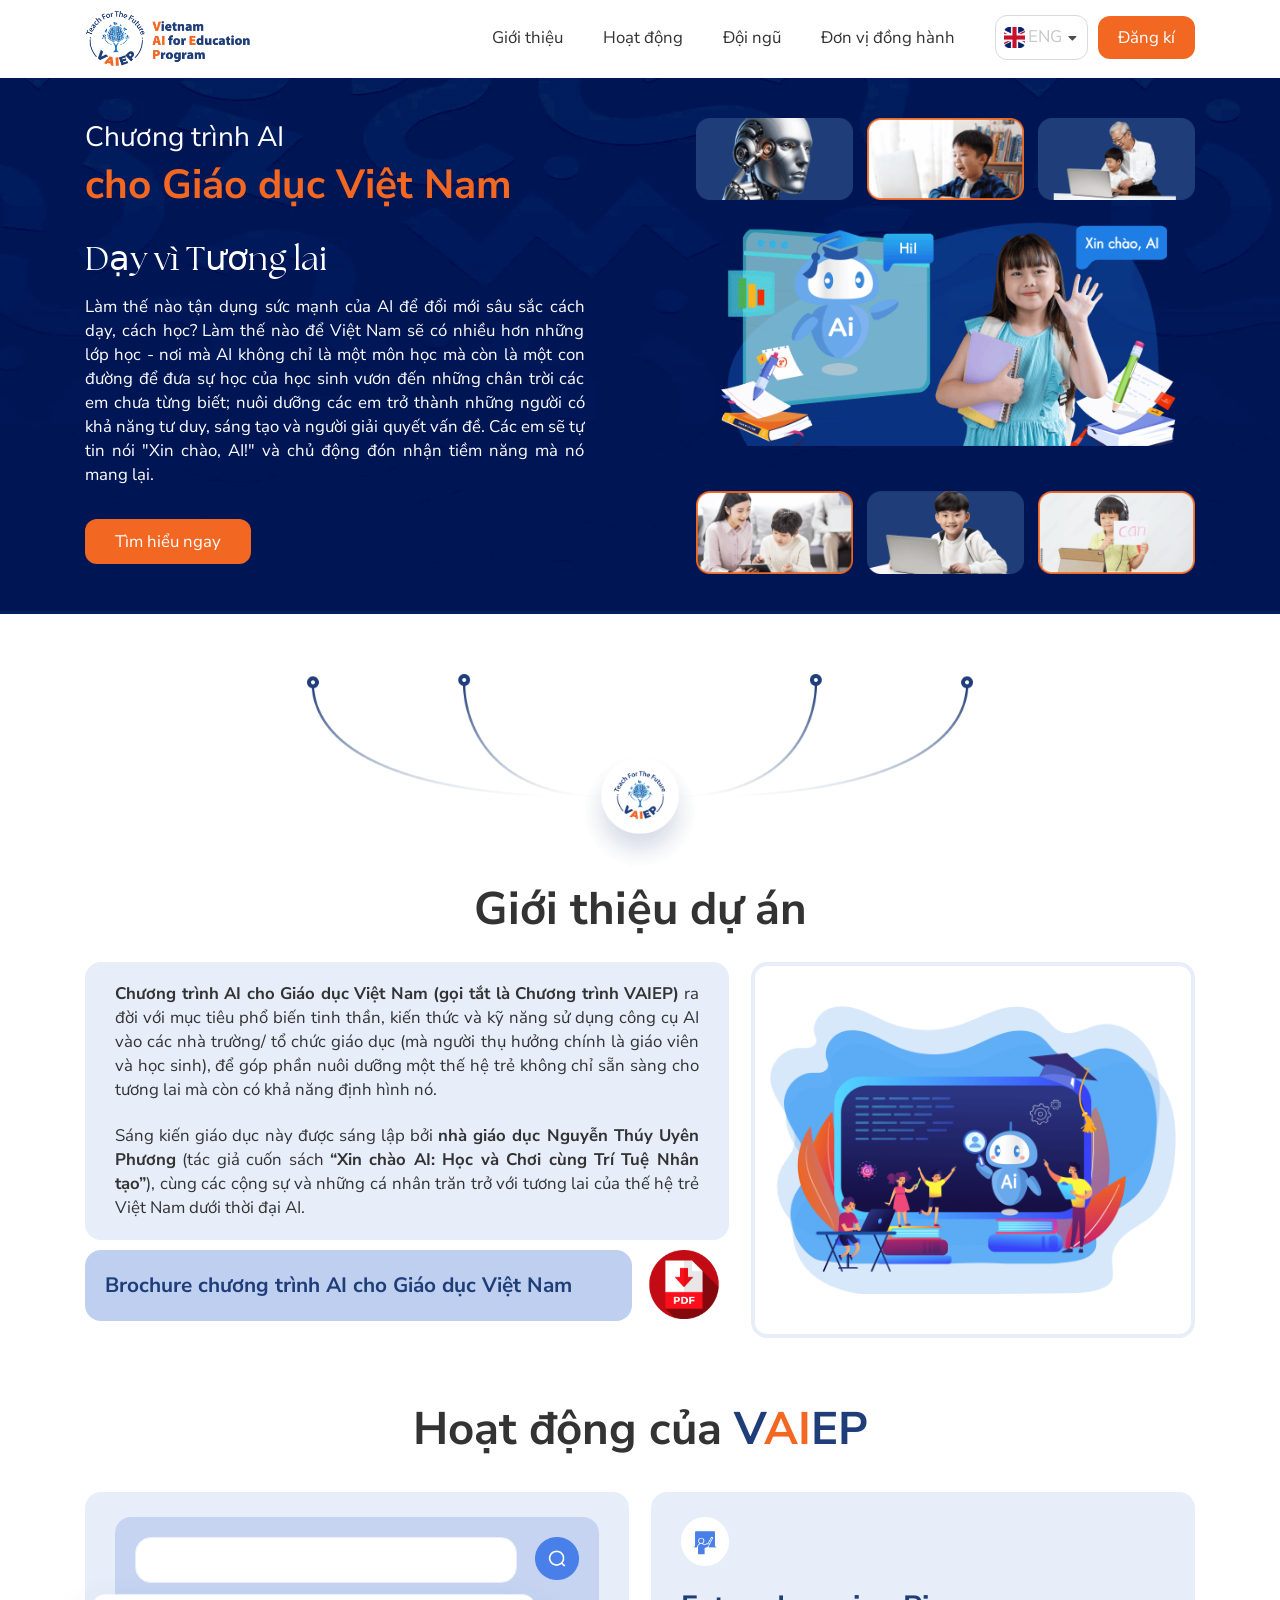
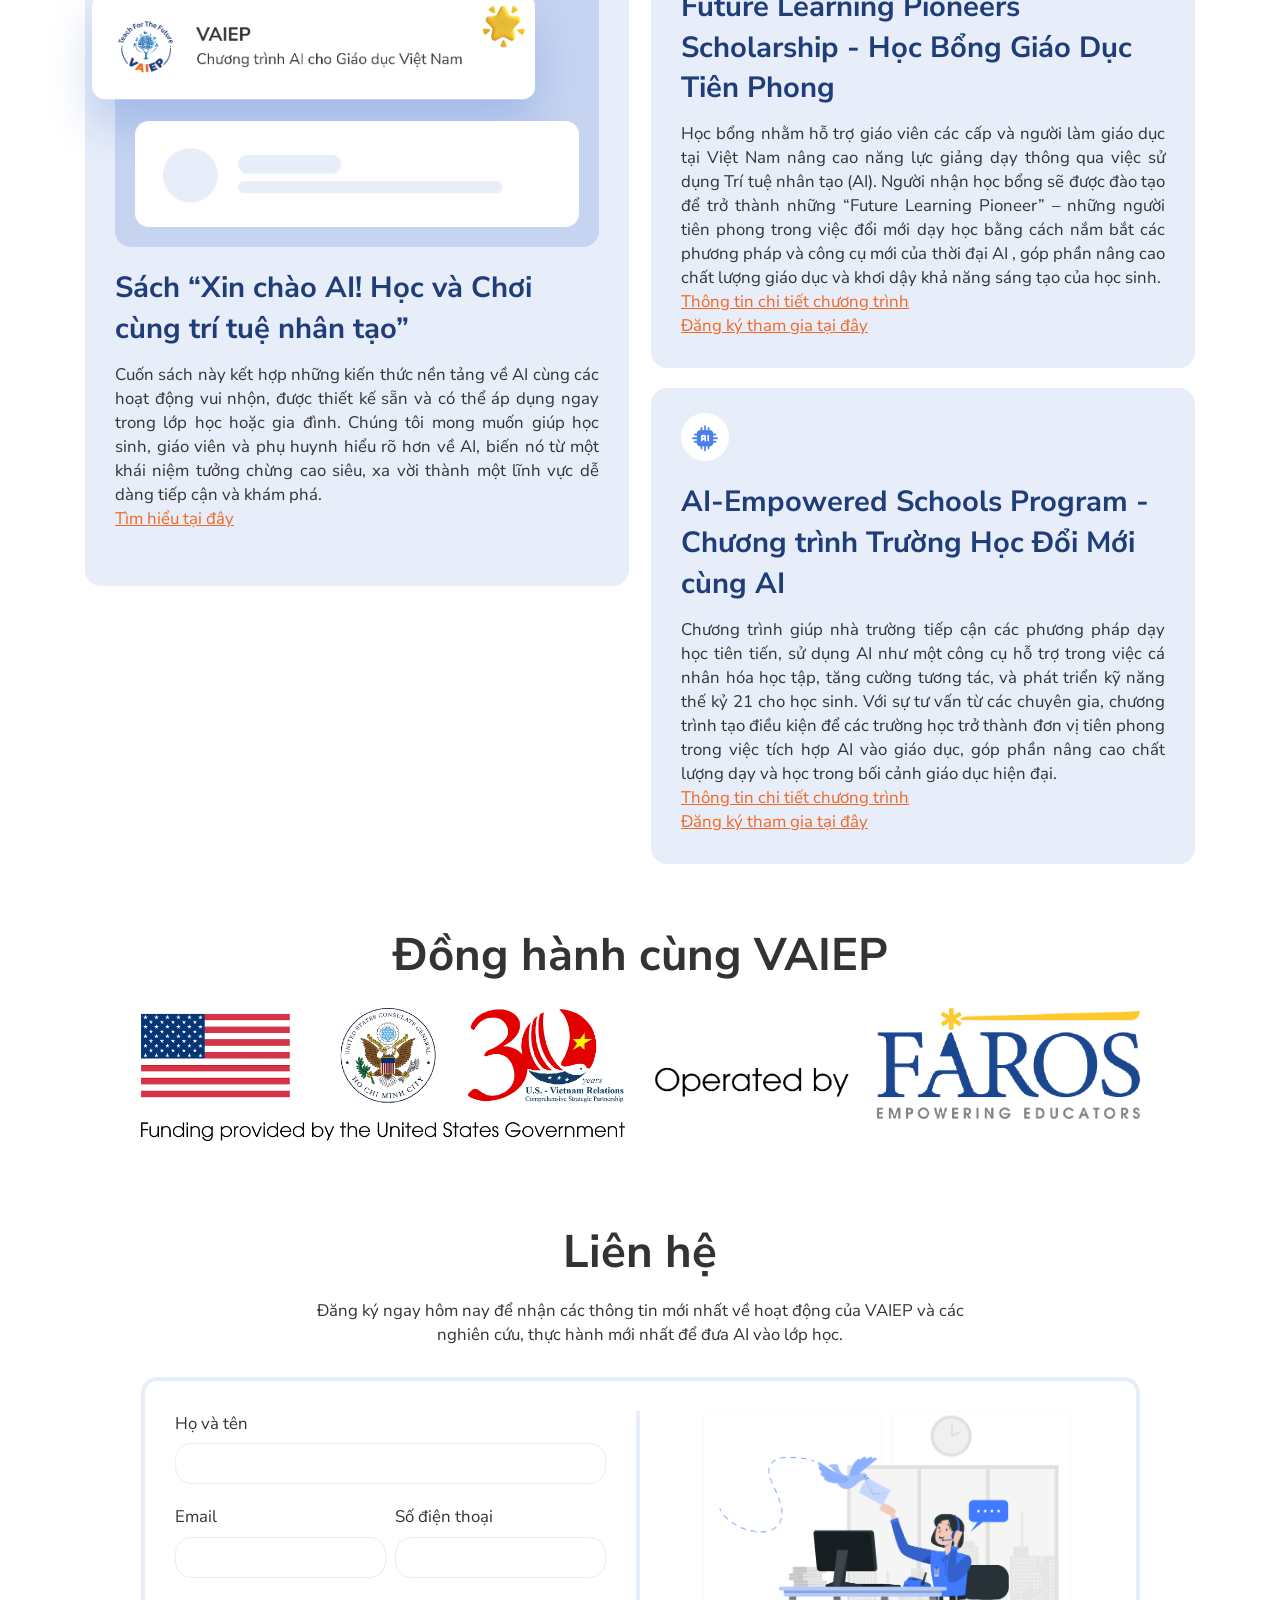
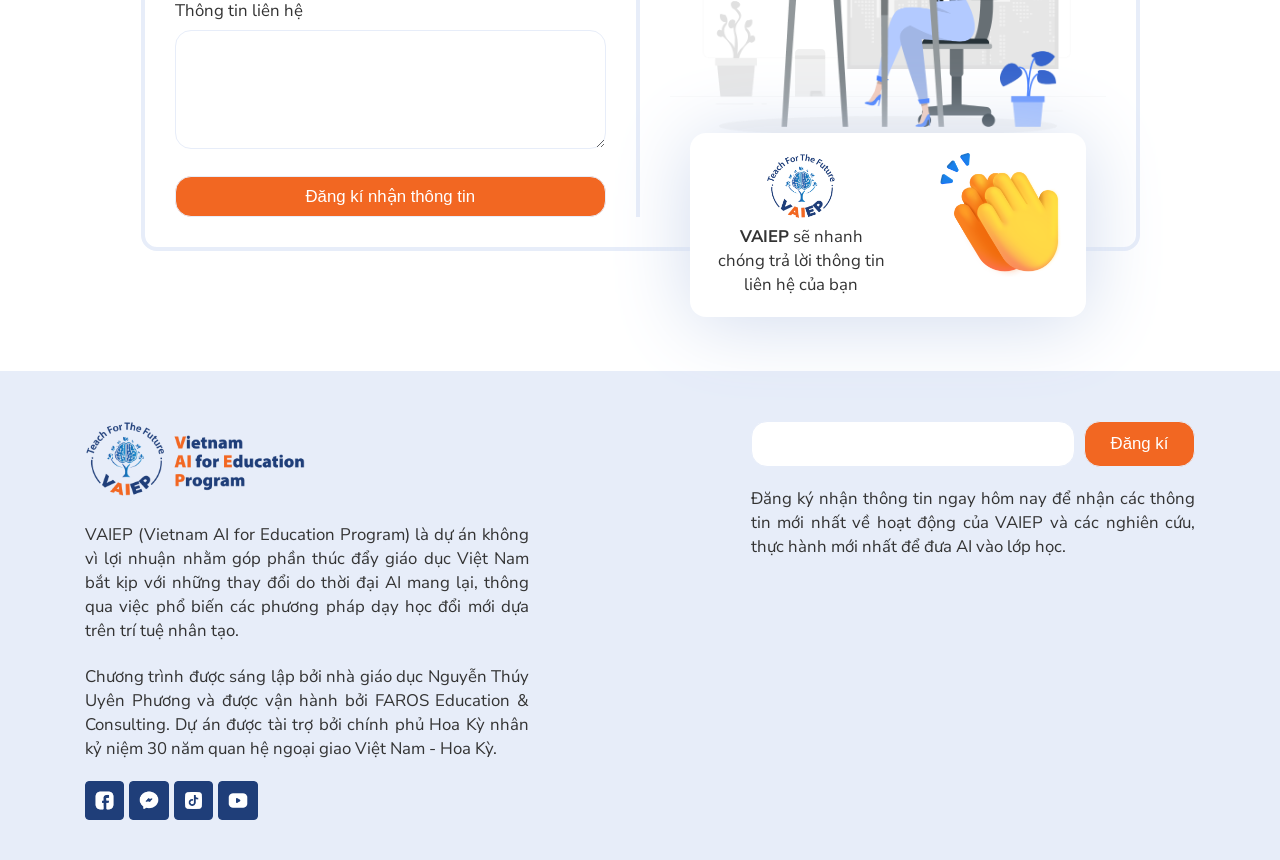
<file: index.html>
<!DOCTYPE html>
<html>
<head>
    <meta charset="utf-8">
    <meta name="viewport" content="width=device-width, initial-scale=1">
	<link rel="icon" type="image/x-icon" href="/images/favicon.ico">
    <title>Chương trình AI cho Giáo dục Việt Nam | VAIEP</title>
	<meta property="og:title" content="Chương trình AI cho Giáo dục Việt Nam | VAIEP" />
	<meta property="og:image" content="https://aiforedu.vn/images/vaiep-og-imaghe.png" />
	<meta property="og:description" content="VAIEP ra đời với mục tiêu phổ biến tinh thần, kiến thức và kỹ năng sử dụng công cụ AI vào các nhà trường/ tổ chức giáo dục, để góp phần nuôi dưỡng một thế hệ trẻ không chỉ sẵn sàng cho tương lai mà còn có khả năng định hình nó." />
    <link href="vendor/bootstrap/bootstrap.min.css" rel="stylesheet" type="text/css">
    <link rel="preconnect" href="https://fonts.googleapis.com">
    <link rel="preconnect" href="https://fonts.gstatic.com" crossorigin="">
    <link href="https://fonts.googleapis.com/css2?family=Nunito+Sans&amp;display=swap" rel="stylesheet">
    <link href="vendor/wow/animation.css" rel="stylesheet" type="text/css">
    <link href="vendor/owlcarousel/owl.carousel.min.css" rel="stylesheet" type="text/css">
    <link href="vendor/fancybox/jquery.fancybox.min.css" rel="stylesheet" type="text/css">
    <link href="vendor/semantic/semantic.min.css" rel="stylesheet">
    <link href="css/style.css?v=2" rel="stylesheet" media="screen">
</head>
<body>
    <header class="page-header">
        <div class="container">
            <div class="top-header clearfix">
            	<div class="toggle-menu">
                    <span></span>
                    <span></span>
                    <span></span>
                </div>
                <div class="logo"><a href="#"><img src="./images/logo.png" alt=""></a></div>
                
                <div class="main-menu">
                    <div class="md-button"><img src="./images/button-close.png" alt=""></div>
                    <ul>
                        <li><a href="#" class="scl-sc-1">Giới thiệu</a></li>
                        <li><a href="#" class="scl-sc-2">Hoạt động</a></li>
                        <li><a href="#" class="scl-sc-3">Đội ngũ</a></li>
                        <li><a href="#" class="scl-sc-4">Đơn vị đồng hành</a></li>
                        <li class="md-language md-desktop">
                        	<div class="ui selection dropdown">
                        	  <input type="hidden" name="language">
                        	  <i class="dropdown icon"></i>
                        	  <div class="default text"><img src="./images/ico-eng.png" alt="">ENG</div>
                        	  <div class="menu">
                        	    <div class="item" data-value="1"><a href="/eng"><img src="./images/ico-eng.png" alt="">ENG</a></div>
                        	    <div class="item" data-value="0"><a href="#"><img src="./images/ico-vie.png" alt="">VIE</a></div>
                        	  </div>
                        	</div>
                        </li>
                        <li class="md-li-submit"><a href="#" class="md-submit scl-sc-5">Đăng kí</a></li>
                    </ul>
                </div>
                <a href="#" class="md-submit md-mobile scl-sc-5">Đăng kí</a>
                <div class="ui selection dropdown md-language-mb">
                  <input type="hidden" name="language">
                  <i class="dropdown icon"></i>
                  <div class="default text"><img src="./images/ico-eng.png" alt=""></div>
                  <div class="menu">
                    <div class="item" data-value="1"><a href="/eng"><img src="./images/ico-eng.png" alt=""></a></div>
                    <div class="item" data-value="0"><a href="#"><img src="./images/ico-vie.png" alt=""></a></div>
                  </div>
                </div>
                
            </div>
        </div>
    </header>
    <div class="page-main">
    	<div class="banner clearfix">
    		<div class="container">
    			<div class="left-banner">
    				<h1>Chương trình AI <span>cho Giáo dục Việt Nam</span></h1>
    				<h2>Dạy vì Tương lai</h2>
    				<p>Làm thế nào tận dụng sức mạnh của AI để đổi mới sâu sắc cách dạy, cách học? Làm thế nào để Việt Nam sẽ có nhiều hơn những lớp học - nơi mà AI không chỉ là một môn học mà còn là một con đường để đưa sự học của học sinh vươn đến những chân trời các em chưa từng biết; nuôi dưỡng các em trở thành những người có khả năng tư duy, sáng tạo và người giải quyết vấn đề. Các em sẽ tự tin nói "Xin chào, AI!" và chủ động đón nhận tiềm năng mà nó mang lại.</p>
    				<a href="#" class="md-submit scl-sc-6">Tìm hiểu ngay</a>
    			</div>
    			<div class="right-banner">
    				<img src="./images/img-banner.png" alt="">
    			</div>
    		</div>
    	</div>
    	<div class="section-1">
    		<div class="container">
    			<div class="img-top">
    				<img src="./images/img-1.png" alt="">
    			</div>
    			<div class="md-title">
    				<h2>Giới thiệu dự án</h2>
    			</div>
    			<div class="md-content clearfix">
    				<div class="left-content clearfix">
    					<div class="top-content">
    						<p><strong>Chương trình AI cho Giáo dục Việt Nam (gọi tắt là Chương trình VAIEP)</strong> ra đời với mục tiêu phổ biến tinh thần, kiến thức và kỹ năng sử dụng công cụ AI vào các nhà trường/ tổ chức giáo dục (mà người thụ hưởng chính là giáo viên và học sinh), để góp phần nuôi dưỡng một thế hệ trẻ không chỉ sẵn sàng cho tương lai mà còn có khả năng định hình nó.</p>
    						<p>Sáng kiến giáo dục này được sáng lập bởi <strong>nhà giáo dục Nguyễn Thúy Uyên Phương</strong> (tác giả cuốn sách <strong>“Xin chào AI: Học và Chơi cùng Trí Tuệ Nhân tạo”</strong>), cùng các cộng sự và những cá nhân trăn trở với tương lai của thế hệ trẻ Việt Nam dưới thời đại AI.</p>
    					</div>
    					<div class="bot-content">
    						<div class="md-fl-left"><a href="https://drive.google.com/file/d/1DNRa3vWHpR0XDKBkQzaZ8Z6Ka2dVPlTT/view" target="_blank">Brochure chương trình AI cho Giáo dục Việt Nam</a></div>
    						<div class="md-fl-right"><a href="https://drive.google.com/file/d/1DNRa3vWHpR0XDKBkQzaZ8Z6Ka2dVPlTT/view" target="_blank"><img src="./images/ico-1.png" alt="" class="md-desktop"></a></div>
    					</div>
    				</div>
    				<div class="right-content">
    					<img src="./images/img-2.png" alt="">
    				</div>
    			</div>
    		</div>
    	</div>
    	<div class="section-2">
    		<div class="container">
    			<div class="md-title">
    				<h2>Hoạt động của <span  class="cl-bl">V<span class="cl-yl">AI</span>EP</span></h2>
    			</div>
    			<div class="md-content clearfix">
    				<div class="left-content">
    					<div class="md-top clearfix">
    						<form action="" class="clearfix">
    							<input type="search">
    							<input type="button">
    						</form>
    						<img src="./images/img-6.png" alt="" class="img-5">
    						<img src="./images/img-5.png" alt="" class="img-6">
    					</div>
    					<div class="md-bot">
    						<h3>Sách “Xin chào AI! Học và Chơi cùng trí tuệ nhân tạo”</h3>
    						<p>Cuốn sách này kết hợp những kiến thức nền tảng về AI cùng các hoạt động vui nhộn, được thiết kế sẵn và có thể áp dụng ngay trong lớp học hoặc gia đình. Chúng tôi mong muốn giúp học sinh, giáo viên và phụ huynh hiểu rõ hơn về AI, biến nó từ một khái niệm tưởng chừng cao siêu, xa vời thành một lĩnh vực dễ dàng tiếp cận và khám phá.<br> <a href="https://www.phuong.tv/aibook" target="_blank">Tìm hiểu tại đây</a> </p>
    						
    					</div>
    				</div>
    				<div class="right-content">
    					<div class="md-top md-top-1">
    						<img src="./images/ico-3.png" alt="">
    						<h3>Future Learning Pioneers Scholarship - Học Bổng Giáo Dục Tiên Phong</h3>
    						<p>Học bổng nhằm hỗ trợ giáo viên các cấp và người làm giáo dục tại Việt Nam nâng cao năng lực giảng dạy thông qua việc sử dụng Trí tuệ nhân tạo (AI). Người nhận học bổng sẽ được đào tạo để trở thành những “Future Learning Pioneer” – những người tiên phong trong việc đổi mới dạy học bằng cách nắm bắt các phương pháp và công cụ mới của thời đại AI , góp phần nâng cao chất lượng giáo dục và khơi dậy khả năng sáng tạo của học sinh.<br> <a href="https://aiforedu.vn/pdf/FUTURE_LEARNING_PIONEERS_2.pdf" target="_blank">Thông tin chi tiết chương trình</a><br> <a href="https://forms.office.com/r/3Ct5vRr9NY" target="_blank">Đăng ký tham gia tại đây</a></p>
    						
    					</div>
    					<div class="md-top">
    						<img src="./images/ico-4.png" alt="">
    						<h3>AI-Empowered Schools Program - Chương trình Trường Học Đổi Mới cùng AI</h3>
    						<p>Chương trình giúp nhà trường tiếp cận các phương pháp dạy học tiên tiến, sử dụng AI như một công cụ hỗ trợ trong việc cá nhân hóa học tập, tăng cường tương tác, và phát triển kỹ năng thế kỷ 21 cho học sinh. Với sự tư vấn từ các chuyên gia, chương trình tạo điều kiện để các trường học trở thành đơn vị tiên phong trong việc tích hợp AI vào giáo dục, góp phần nâng cao chất lượng dạy và học trong bối cảnh giáo dục hiện đại. <br><a href="https://drive.google.com/file/d/1T5VBFIQ7eCB2SiOos2P13g8-zRaOKokc/view" target="_blank">Thông tin chi tiết chương trình</a><br> <a href="https://forms.gle/Lzi28cvro8k8GojAA" target="_blank">Đăng ký tham gia tại đây</a></p>
    						
    					</div>
    				</div>
    			</div>
    		</div>
    	</div>
    	<div class="section-3">
    		<div class="container">
    			<div class="md-title">
    				<h2>Đồng hành cùng VAIEP</h2>
    			</div>
    			<div class="md-content">
    				<div class="row">
    					<div class="col-6">
    						<a href="#"><img src="./images/logo-1.png" alt=""></a>
    					</div>
    					<div class="col-6">
    						<a href="#"><img src="./images/logo-2.png" alt=""></a>
    					</div>
    					</div>
    				</div>
    			</div>
    		</div>
    	</div>
    	<div class="section-4">
    		<div class="container">
    			<div class="md-title">
    				<h2>Liên hệ</h2>
    				<p>Đăng ký ngay hôm nay để nhận các thông tin mới nhất về hoạt động của VAIEP và các nghiên cứu, thực hành mới nhất để đưa AI vào lớp học.</p>
    			</div>
    			<div class="md-content clearfix">
    				<div class="left-content">
    					<form id="ggcontact" action="">
    						<div class="md-col">
    							<label for="">Họ và tên</label>
    							<input name="name" type="text">
    							<!-- <p class="error">Vui lòng nhập họ & tên</p> -->
    						</div>
    						<div class="md-row clearfix">
    							<div class="md-col">
    								<label for="">Email</label>
    								<input name="email" type="email">
    								<!-- <p class="error">Vui lòng nhập email</p> -->
    							</div>
    							<div class="md-col md-col-1">
    								<label for="">Số điện thoại</label>
    								<input name="phone" type="phone">
    								<!-- <p class="error">Vui lòng nhập số điện thoại</p> -->
    							</div>
    						</div>
    						<div class="md-col">
    							<label for="">Thông tin liên hệ</label>
    							<textarea name="content" id="" cols="30" rows="5"></textarea>
    						</div>
							<input type="hidden" name="time" value="" class="current-date"/>
    						<input id="gg-submit" onclick="App.Dev.register();" type="button" value="Đăng kí nhận thông tin">
    					</form>
    					<div class="md-tk" id="md-tk">
    					    <p><img src="./images/done-icon.png" alt="">Cám ơn bạn đã đăng ký thông tin, chúng tôi sẽ liên hệ lại với bạn!</p>
    					</div>
    				</div>
    				<div class="right-content">
    					<img src="./images/img-3.png" alt="" class="img-form md-desktop">
    					<div class="md-bg-form clearfix">
    						<div class="left-md">
    							<img src="./images/logo-5.png" alt="">
    							<p><strong>VAIEP</strong> sẽ nhanh chóng trả lời thông tin liên hệ của bạn</p>
    						</div>
    						<div class="right-md">
    							<img src="./images/img-4.png" alt="">
    						</div>
    					</div>
    				</div>
    			</div>
    		</div>
    	</div>
    </div>
    <footer class="footer clearfix">
    	<div class="container">
    		<div class="left-footer">
    			<div class="logo-footer">
    				<a href="#"><img src="./images/logo.png" alt=""></a>
    			</div>
    			<div class="content-footer">
    				<p>VAIEP (Vietnam AI for Education Program) là dự án không vì lợi nhuận nhằm góp phần thúc đẩy giáo dục Việt Nam bắt kịp với những thay đổi do thời đại AI mang lại, thông qua việc phổ biến các phương pháp dạy học đổi mới dựa trên trí tuệ nhân tạo.</p>
                    <p>Chương trình được sáng lập bởi nhà giáo dục Nguyễn Thúy Uyên Phương và được vận hành bởi FAROS Education & Consulting. Dự án được tài trợ bởi chính phủ Hoa Kỳ nhân kỷ niệm 30 năm quan hệ ngoại giao Việt Nam - Hoa Kỳ.</p>
    			</div>
    			<div class="md-social">
    				<ul>
    					<li><a target="_blank" href="https://www.facebook.com/DuAnVAIEP"><img src="./images/ico-fb.png" alt=""></a></li>
    					<li><a target="_blank" href="https://m.me/DuAnVAIEP"><img src="./images/ico-mess.png" alt=""></a></li>
    					<li><a href="#"><img src="./images/ico-tt.png" alt=""></a></li>
    					<li><a href="#"><img src="./images/ico-ytb.png" alt=""></a></li>
    				</ul>
    			</div>
    		</div>
    		<div class="right-footer">
    			<form id="subscribe" action="" class="clearfix">
    				<div>
						<input name="email" type="email">
						<input type="hidden" name="time" value="" class="current-date"/>
						<input name="content" type="hidden" value="User Đăng ký email nhận tin" />
						<input type="button" id="sub-submit" onclick="App.Dev.subscribe()" value="Đăng kí">
					</div>
					<!-- <p class="error">Vui lòng nhập email</p> -->
    			</form>
    			<p>Đăng ký nhận thông tin ngay hôm nay để nhận các thông tin mới nhất về hoạt động của VAIEP và các nghiên cứu, thực hành mới nhất để đưa AI vào lớp học.</p>
    		</div>
    	</div>
    </footer>
</body>
<script src="vendor/jquery/jquery-2.1.0.min.js"></script>
<script src="vendor/jquery/jquery.validate.js"></script>
<script src="vendor/bootstrap/bootstrap.min.js"></script>
<script src="vendor/owlcarousel/owl.carousel.min.js"></script>
<script src="vendor/wow/wow.min.js" type="text/javascript"></script>
<script src="vendor/fancybox/jquery.fancybox.min.js" type="text/javascript" ></script>
<script src="vendor/semantic/semantic.js" type="text/javascript" ></script>
<script src="vendor/semantic/semantic.min.js" type="text/javascript" ></script>
<script src="scripts/main.js"></script>
<script src="scripts/dcommon.js"></script>
</html>
</file>
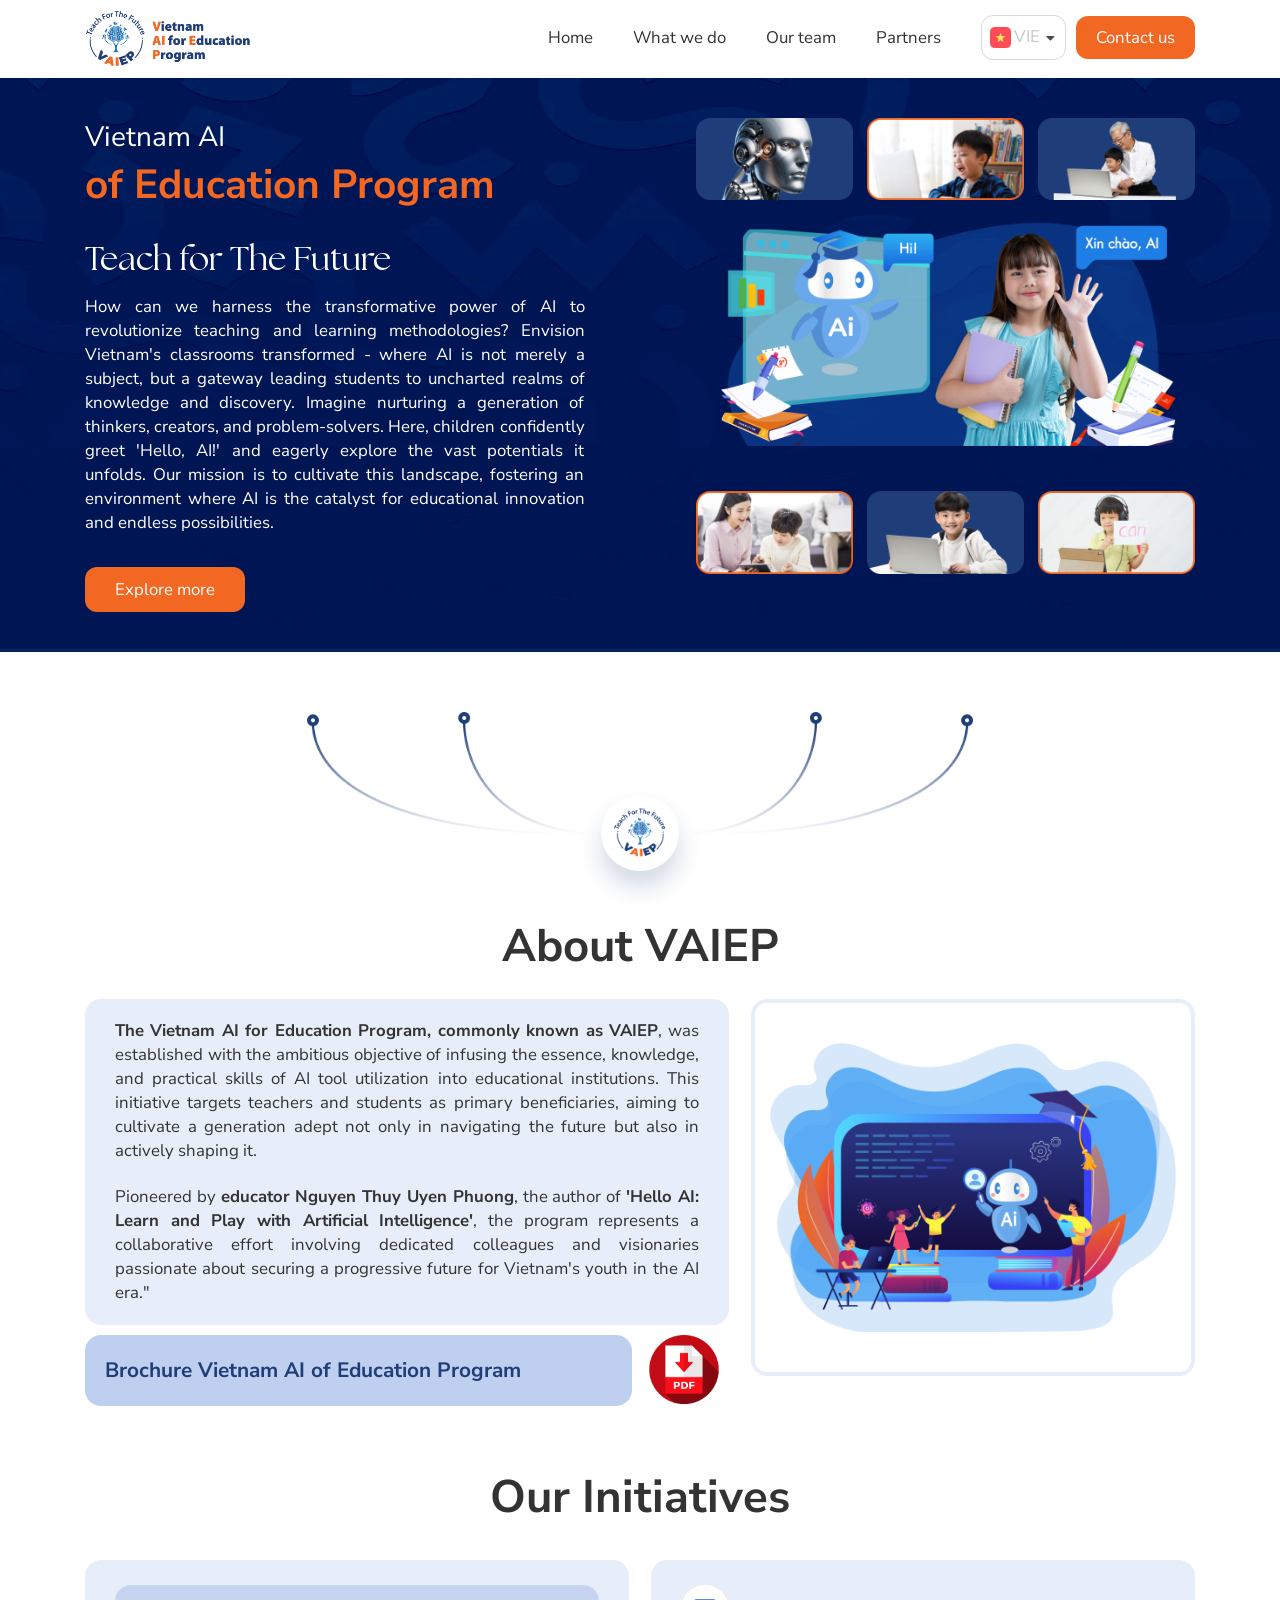
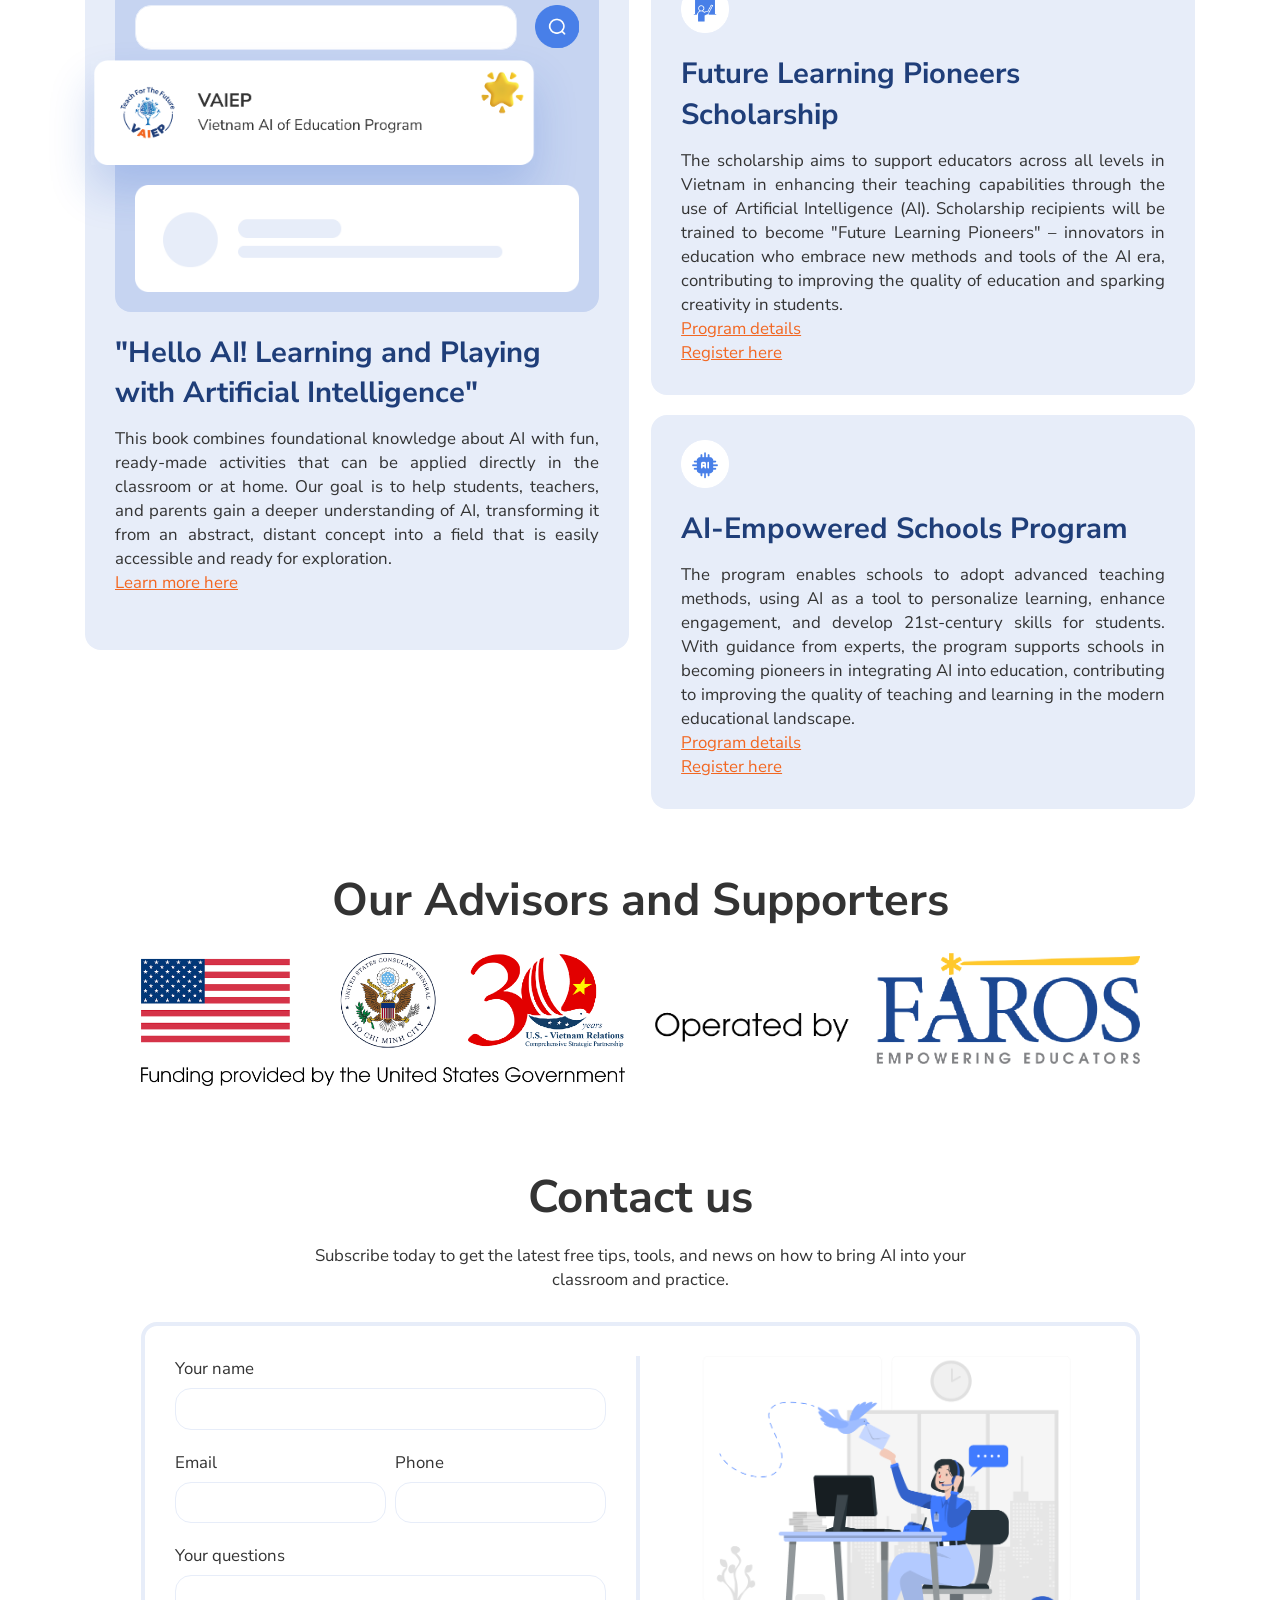
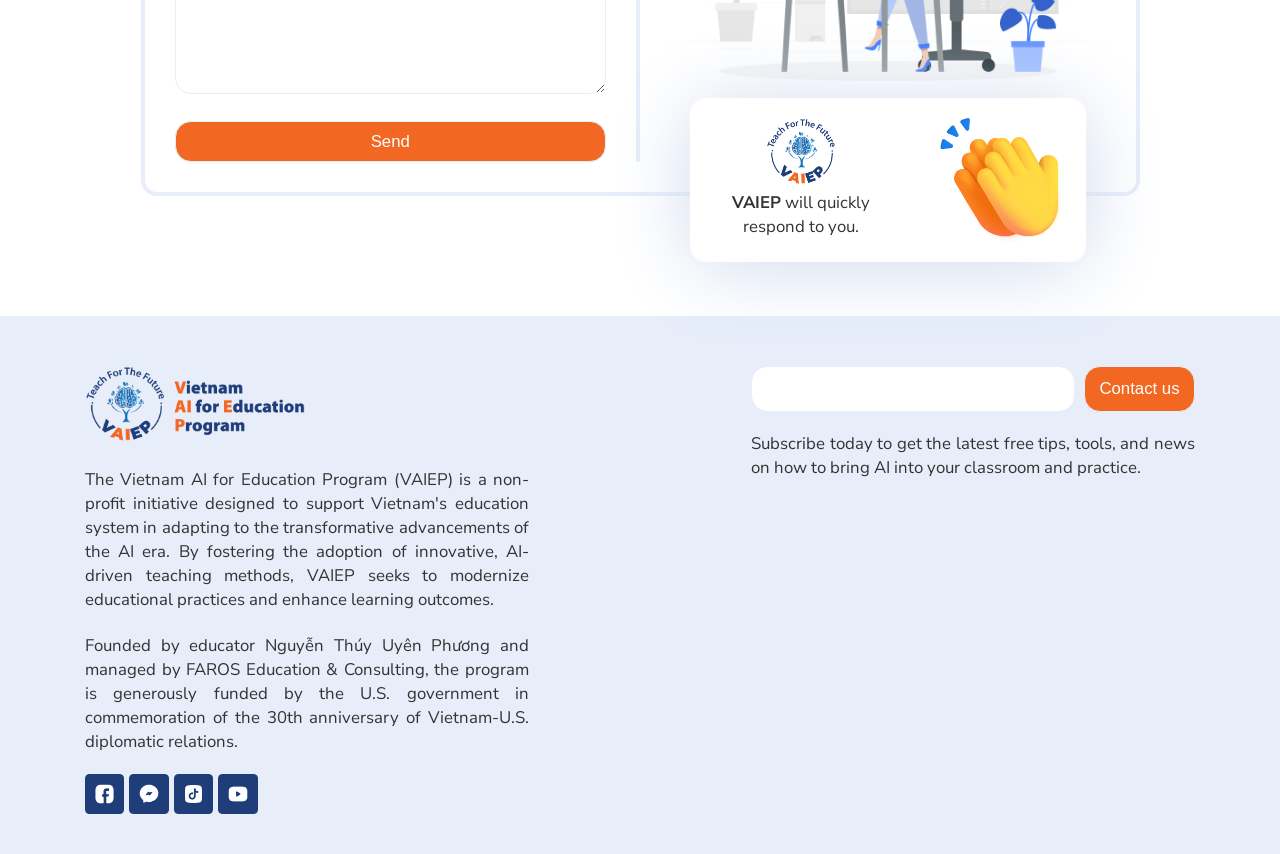
<file: eng/index.html>
<!DOCTYPE html>
<html>
<head>
    <meta charset="utf-8">
    <meta name="viewport" content="width=device-width, initial-scale=1">
	<link rel="icon" type="image/x-icon" href="/images/favicon.ico">
    <title>Vietnam AI for Education Program | VAIEP</title>
	<meta property="og:title" content="AI Program for Vietnam Education | VAIEP" />
	<meta property="og:image" content="https://aiforedu.vn/images/vaiep-og-imaghe.png" />
	<meta property="og:description" content="Born with the goal of disseminating the spirit, knowledge and skills of using AI tools into schools/education organizations (main beneficiaries are educators and students), contributing to nurturing a The young generation and get ready for their future." />
	<link href="vendor/bootstrap/bootstrap.min.css" rel="stylesheet" type="text/css">
    <link rel="preconnect" href="https://fonts.googleapis.com">
    <link rel="preconnect" href="https://fonts.gstatic.com" crossorigin="">
    <link href="https://fonts.googleapis.com/css2?family=Nunito+Sans&amp;display=swap" rel="stylesheet">
    <link href="vendor/wow/animation.css" rel="stylesheet" type="text/css">
    <link href="vendor/owlcarousel/owl.carousel.min.css" rel="stylesheet" type="text/css">
    <link href="vendor/fancybox/jquery.fancybox.min.css" rel="stylesheet" type="text/css">
    <link href="vendor/semantic/semantic.min.css" rel="stylesheet">
    <link href="css/style.css?v=2" rel="stylesheet" media="screen">
</head>
<body>
    <header class="page-header">
        <div class="container">
            <div class="top-header clearfix">
            	<div class="toggle-menu">
                    <span></span>
                    <span></span>
                    <span></span>
                </div>
                <div class="logo"><a href="#"><img src="./images/logo.png" alt=""></a></div>
                
                <div class="main-menu">
                    <div class="md-button"><img src="./images/button-close.png" alt=""></div>
                    <ul>
                        <li><a href="#" class="scl-sc-1">Home</a></li>
                        <li><a href="#" class="scl-sc-2">What we do</a></li>
                        <li><a href="#" class="scl-sc-3">Our team</a></li>
                        <li><a href="#" class="scl-sc-4">Partners</a></li>
                        <li class="md-language md-desktop">
                        	<div class="ui selection dropdown">
                        	  <input type="hidden" name="language">
                        	  <i class="dropdown icon"></i>
                        	  <div class="default text"><img src="./images/ico-vie.png" alt="">VIE</div>
                        	  <div class="menu">
                        	    <div class="item" data-value="1"><a href="#"><img src="./images/ico-eng.png" alt="">ENG</a></div>
                                <div class="item" data-value="0"><a href="/"><img src="./images/ico-vie.png" alt="">VIE</a></div>
                        	  </div>
                        	</div>
                        </li>
                        <li class="md-li-submit"><a href="#" class="md-submit scl-sc-5">Contact us</a></li>
                    </ul>
                </div>
                <a href="#" class="md-submit md-mobile scl-sc-5">Contact us</a>
                <div class="ui selection dropdown md-language-mb">
                  <input type="hidden" name="language">
                  <i class="dropdown icon"></i>
                  <div class="default text"><img src="./images/ico-eng.png" alt=""></div>
                  <div class="menu">
                    <div class="item" data-value="1"><a href="#"><img src="./images/ico-eng.png" alt=""></a></div>
                    <div class="item" data-value="0"><a href="/"><img src="./images/ico-vie.png" alt=""></a></div>
                  </div>
                </div>
                
            </div>
        </div>
    </header>
    <div class="page-main">
    	<div class="banner clearfix">
    		<div class="container">
    			<div class="left-banner">
    				<h1>Vietnam AI <span>of Education Program</span></h1>
    				<h2>Teach for The Future</h2>
    				<p>How can we harness the transformative power of AI to revolutionize teaching and learning methodologies? Envision Vietnam's classrooms transformed - where AI is not merely a subject, but a gateway leading students to uncharted realms of knowledge and discovery. Imagine nurturing a generation of thinkers, creators, and problem-solvers. Here, children confidently greet 'Hello, AI!' and eagerly explore the vast potentials it unfolds. Our mission is to cultivate this landscape, fostering an environment where AI is the catalyst for educational innovation and endless possibilities.</p>
    				<a href="#" class="md-submit scl-sc-6">Explore more</a>
    			</div>
    			<div class="right-banner">
    				<img src="./images/img-banner.png" alt="">
    			</div>
    		</div>
    	</div>
    	<div class="section-1">
    		<div class="container">
    			<div class="img-top">
    				<img src="./images/img-1.png" alt="">
    			</div>
    			<div class="md-title">
    				<h2>About VAIEP</h2>
    			</div>
    			<div class="md-content clearfix">
    				<div class="left-content clearfix">
    					<div class="top-content">
    						<p><strong>The Vietnam AI for Education Program, commonly known as VAIEP</strong>, was established with the ambitious objective of infusing the essence, knowledge, and practical skills of AI tool utilization into educational institutions. This initiative targets teachers and students as primary beneficiaries, aiming to cultivate a generation adept not only in navigating the future but also in actively shaping it.</p>
    						<p>Pioneered by <strong>educator Nguyen Thuy Uyen Phuong</strong>, the author of <strong>'Hello AI: Learn and Play with Artificial Intelligence'</strong>, the program represents a collaborative effort involving dedicated colleagues and visionaries passionate about securing a progressive future for Vietnam's youth in the AI era."</p>
    					</div>
    					<div class="bot-content">
    						<div class="md-fl-left"><a href="https://drive.google.com/file/d/1DNRa3vWHpR0XDKBkQzaZ8Z6Ka2dVPlTT/view" target="_blank">Brochure Vietnam AI of Education Program</a></div>
    						<div class="md-fl-right"><a href="https://drive.google.com/file/d/1DNRa3vWHpR0XDKBkQzaZ8Z6Ka2dVPlTT/view" target="_blank"><img src="./images/ico-1.png" alt="" class="md-desktop"></a></div>
    					</div>
    				</div>
    				<div class="right-content">
    					<img src="./images/img-2.png" alt="">
    				</div>
    			</div>
    		</div>
    	</div>
    	<div class="section-2">
    		<div class="container">
    			<div class="md-title">
    				<h2>Our Initiatives</span></h2>
    			</div>
    			<div class="md-content clearfix">
    				<div class="left-content">
    					<div class="md-top clearfix">
    						<form action="" class="clearfix">
    							<input type="search">
    							<input type="button">
    						</form>
    						<img src="./images/img-6.png" alt="" class="img-5">
    						<img src="./images/img-5.png" alt="" class="img-6">
    					</div>
    					<div class="md-bot">
    						<h3>"Hello AI! Learning and Playing with Artificial Intelligence"</h3>
    						<p>This book combines foundational knowledge about AI with fun, ready-made activities that can be applied directly in the classroom or at home. Our goal is to help students, teachers, and parents gain a deeper understanding of AI, transforming it from an abstract, distant concept into a field that is easily accessible and ready for exploration.<br> <a href="https://www.phuong.tv/aibook" target="_blank">Learn more here</a></p>
    						
    					</div>
    				</div>
    				<div class="right-content">
    					<div class="md-top md-top-1">
    						<img src="./images/ico-3.png" alt="">
    						<h3>Future Learning Pioneers Scholarship</h3>
    						<p>The scholarship aims to support educators across all levels in Vietnam in enhancing their teaching capabilities through the use of Artificial Intelligence (AI). Scholarship recipients will be trained to become "Future Learning Pioneers" – innovators in education who embrace new methods and tools of the AI era, contributing to improving the quality of education and sparking creativity in students.<br>  <a href="https://aiforedu.vn/pdf/FUTURE_LEARNING_PIONEERS_2.pdf" target="_blank">Program details</a><br> <a href="https://forms.office.com/r/3Ct5vRr9NY" target="_blank">Register here</a></p>
    						
    					</div>
    					<div class="md-top">
    						<img src="./images/ico-4.png" alt="">
    						<h3>AI-Empowered Schools Program</h3>
    						<p>The program enables schools to adopt advanced teaching methods, using AI as a tool to personalize learning, enhance engagement, and develop 21st-century skills for students. With guidance from experts, the program supports schools in becoming pioneers in integrating AI into education, contributing to improving the quality of teaching and learning in the modern educational landscape.<br> <a href="https://drive.google.com/file/d/1Lpo8qOOkYnoZ496irVdoc-R_Y5e93aoq/view?usp=sharing" target="_blank">Program details</a><br> <a href="https://forms.gle/RqJ7X8ug7GK35hD89" target="_blank">Register here</a></p>
    						
    					</div>
    				</div>
    			</div>
    		</div>
    	</div>
    	<div class="section-3">
    		<div class="container">
    			<div class="md-title">
    				<h2>Our Advisors and Supporters</h2>
    			</div>
    			<div class="md-content">
    				<div class="row">
    					<div class="col-6">
    						<a href="#"><img src="./images/logo-1.png" alt=""></a>
    					</div>
    					<div class="col-6">
    						<a href="#"><img src="./images/logo-2.png" alt=""></a>
    					</div>
    				</div>
    			</div>
    		</div>
    	</div>
    	<div class="section-4">
    		<div class="container">
    			<div class="md-title">
    				<h2>Contact us</h2>
    				<p>Subscribe today to get the latest free tips, tools, and news on how to bring AI into your classroom and practice.</p>
    			</div>
    			<div class="md-content clearfix">
    				<div class="left-content">
    					<form id="ggcontact" action="">
    						<div class="md-col">
    							<label for="">Your name</label>
    							<input name="name" type="text">
    							<!-- <p class="error">Please fill your name</p> -->
    						</div>
    						<div class="md-row clearfix">
    							<div class="md-col">
    								<label for="">Email</label>
    								<input name="email" type="email">
    								<!-- <p class="error">Please fill email</p> -->
    							</div>
    							<div class="md-col md-col-1">
    								<label for="">Phone</label>
    								<input name="phone" type="phone">
    								<!-- <p class="error">Please fill phone</p> -->
    							</div>
    						</div>
    						<div class="md-col">
    							<label for="">Your questions</label>
    							<textarea name="content" id="" cols="30" rows="5"></textarea>
    						</div>
							<input type="hidden" name="time" value="" class="current-date"/>
    						<input type="button" id="gg-submit" onclick="App.Dev.register();" value="Send">
    					</form>
    					<div class="md-tk" id="md-tk">
    					    <p><img src="./images/done-icon.png" alt="">Thank for your contact, we'll respond to you as soon as we can</p>
    					</div>
    				</div>
    				<div class="right-content">
    					<img src="./images/img-3.png" alt="" class="img-form md-desktop">
    					<div class="md-bg-form clearfix">
    						<div class="left-md">
    							<img src="./images/logo-5.png" alt="">
    							<p><strong>VAIEP</strong> will quickly respond to you.</p>
    						</div>
    						<div class="right-md">
    							<img src="./images/img-4.png" alt="">
    						</div>
    					</div>
    				</div>
    			</div>
    		</div>
    	</div>
    </div>
    <footer class="footer clearfix">
    	<div class="container">
    		<div class="left-footer">
    			<div class="logo-footer">
    				<a href="#"><img src="./images/logo.png" alt=""></a>
    			</div>
    			<div class="content-footer">
    				<p>The Vietnam AI for Education Program (VAIEP) is a non-profit initiative designed to support Vietnam's education system in adapting to the transformative advancements of the AI era. By fostering the adoption of innovative, AI-driven teaching methods, VAIEP seeks to modernize educational practices and enhance learning outcomes.</p>
                    <p>Founded by educator Nguyễn Thúy Uyên Phương and managed by FAROS Education & Consulting, the program is generously funded by the U.S. government in commemoration of the 30th anniversary of Vietnam-U.S. diplomatic relations.</p>
    			</div>
    			<div class="md-social">
    				<ul>
    					<li><a target="_blank" href="https://www.facebook.com/DuAnVAIEP"><img src="./images/ico-fb.png" alt=""></a></li>
    					<li><a target="_blank" href="https://m.me/DuAnVAIEP"><img src="./images/ico-mess.png" alt=""></a></li>
    					<li><a href="#"><img src="./images/ico-tt.png" alt=""></a></li>
    					<li><a href="#"><img src="./images/ico-ytb.png" alt=""></a></li>
    				</ul>
    			</div>
    		</div>
    		<div class="right-footer">
    			<form id="subscribe" action="" class="clearfix">
    				<div>
						<input name="email" type="email">
						<input type="hidden" name="time" value="" class="current-date"/>
						<input name="content" type="hidden" value="User Đăng ký email nhận tin" />
						<input type="button" id="sub-submit" onclick="App.Dev.subscribe()" id="" value="Contact us">
					</div>
    			</form>
    			<p>Subscribe today to get the latest free tips, tools, and news on how to bring AI into your classroom and practice.</p>
    		</div>
    	</div>
    </footer>
</body>
<script src="vendor/jquery/jquery-2.1.0.min.js"></script>
<script src="vendor/jquery/jquery.validate.js"></script>
<script src="vendor/bootstrap/bootstrap.min.js"></script>
<script src="vendor/owlcarousel/owl.carousel.min.js"></script>
<script src="vendor/wow/wow.min.js" type="text/javascript"></script>
<script src="vendor/fancybox/jquery.fancybox.min.js" type="text/javascript" ></script>
<script src="vendor/semantic/semantic.js" type="text/javascript" ></script>
<script src="vendor/semantic/semantic.min.js" type="text/javascript" ></script>
<script src="scripts/main.js"></script>
<script src="scripts/dcommon.js"></script>
</html>
</file>
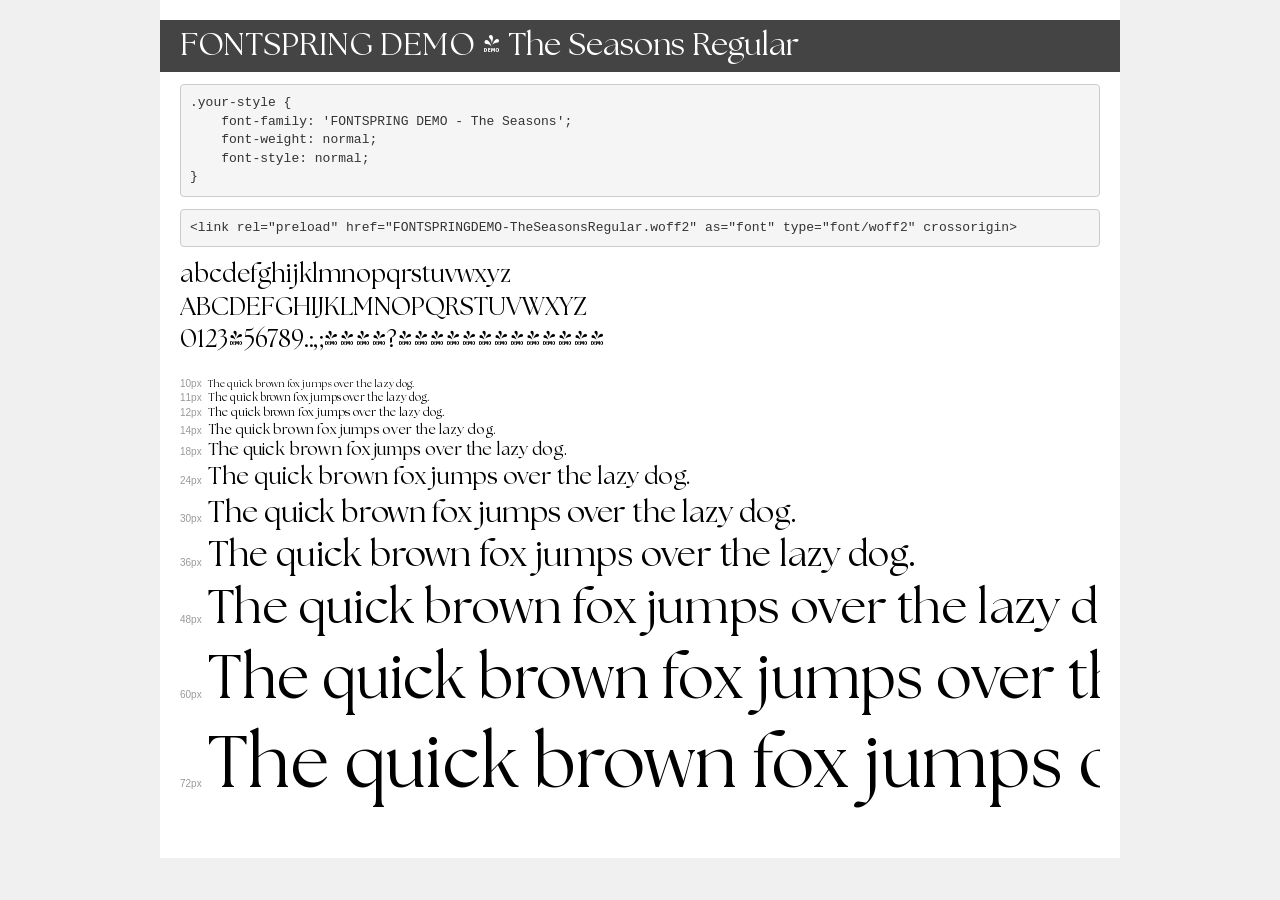
<file: fonts/FONTSPRINGDEMO-TheSeasonsRegular/demo.html>
<!DOCTYPE html>
<html lang="en">
<head>
    <meta charset="utf-8">
    <meta http-equiv="X-UA-Compatible" content="IE=edge">
    <meta name="viewport" content="width=device-width, initial-scale=1">
    <meta name="robots" content="noindex, noarchive">
    <meta name="format-detection" content="telephone=no">
    <title>Transfonter demo</title>
    <link href="stylesheet.css" rel="stylesheet">
    <style>
        /*
        http://meyerweb.com/eric/tools/css/reset/
        v2.0 | 20110126
        License: none (public domain)
        */
        html, body, div, span, applet, object, iframe,
        h1, h2, h3, h4, h5, h6, p, blockquote, pre,
        a, abbr, acronym, address, big, cite, code,
        del, dfn, em, img, ins, kbd, q, s, samp,
        small, strike, strong, sub, sup, tt, var,
        b, u, i, center,
        dl, dt, dd, ol, ul, li,
        fieldset, form, label, legend,
        table, caption, tbody, tfoot, thead, tr, th, td,
        article, aside, canvas, details, embed,
        figure, figcaption, footer, header, hgroup,
        menu, nav, output, ruby, section, summary,
        time, mark, audio, video {
            margin: 0;
            padding: 0;
            border: 0;
            font-size: 100%;
            font: inherit;
            vertical-align: baseline;
        }
        /* HTML5 display-role reset for older browsers */
        article, aside, details, figcaption, figure,
        footer, header, hgroup, menu, nav, section {
            display: block;
        }
        body {
            line-height: 1;
        }
        ol, ul {
            list-style: none;
        }
        blockquote, q {
            quotes: none;
        }
        blockquote:before, blockquote:after,
        q:before, q:after {
            content: '';
            content: none;
        }
        table {
            border-collapse: collapse;
            border-spacing: 0;
        }
        /* demo styles */
        body {
            background: #f0f0f0;
            color: #000;
        }
        .page {
            background: #fff;
            width: 920px;
            margin: 0 auto;
            padding: 20px 20px 0 20px;
            overflow: hidden;
        }
        .font-container {
            overflow-x: auto;
            overflow-y: hidden;
            margin-bottom: 40px;
            line-height: 1.3;
            white-space: nowrap;
            padding-bottom: 5px;
        }
        h1 {
            position: relative;
            background: #444;
            font-size: 32px;
            color: #fff;
            padding: 10px 20px;
            margin: 0 -20px 12px -20px;
        }
        .letters {
            font-size: 25px;
            margin-bottom: 20px;
        }
        .s10:before {
            content: '10px';
        }
        .s11:before {
            content: '11px';
        }
        .s12:before {
            content: '12px';
        }
        .s14:before {
            content: '14px';
        }
        .s18:before {
            content: '18px';
        }
        .s24:before {
            content: '24px';
        }
        .s30:before {
            content: '30px';
        }
        .s36:before {
            content: '36px';
        }
        .s48:before {
            content: '48px';
        }
        .s60:before {
            content: '60px';
        }
        .s72:before {
            content: '72px';
        }
        .s10:before, .s11:before, .s12:before, .s14:before,
        .s18:before, .s24:before, .s30:before, .s36:before,
        .s48:before, .s60:before, .s72:before {
            font-family: Arial, sans-serif;
            font-size: 10px;
            font-weight: normal;
            font-style: normal;
            color: #999;
            padding-right: 6px;
        }
        pre {
            display: block;
            padding: 9px;
            margin: 0 0 12px;
            font-family: Monaco, Menlo, Consolas, "Courier New", monospace;
            font-size: 13px;
            line-height: 1.428571429;
            color: #333;
            font-weight: normal;
            font-style: normal;
            background-color: #f5f5f5;
            border: 1px solid #ccc;
            overflow-x: auto;
            border-radius: 4px;
        }
        /* responsive */
        @media (max-width: 959px) {
            .page {
                width: auto;
                margin: 0;
            }
        }
    </style>
</head>
<body>
<div class="page">
    <div class="demo">
        <h1 style="font-family: 'FONTSPRING DEMO - The Seasons'; font-weight: normal; font-style: normal;">FONTSPRING DEMO - The Seasons Regular</h1>
        <pre title="Usage">.your-style {
    font-family: 'FONTSPRING DEMO - The Seasons';
    font-weight: normal;
    font-style: normal;
}</pre>
        <pre title="Preload (optional)">
&lt;link rel=&quot;preload&quot; href=&quot;FONTSPRINGDEMO-TheSeasonsRegular.woff2&quot; as=&quot;font&quot; type=&quot;font/woff2&quot; crossorigin&gt;</pre>
        <div class="font-container" style="font-family: 'FONTSPRING DEMO - The Seasons'; font-weight: normal; font-style: normal;">
            <p class="letters">
                abcdefghijklmnopqrstuvwxyz<br>
ABCDEFGHIJKLMNOPQRSTUVWXYZ<br>
                0123456789.:,;()*!?'@#&lt;&gt;$%&^+-=~
            </p>
            <p class="s10" style="font-size: 10px;">The quick brown fox jumps over the lazy dog.</p>
            <p class="s11" style="font-size: 11px;">The quick brown fox jumps over the lazy dog.</p>
            <p class="s12" style="font-size: 12px;">The quick brown fox jumps over the lazy dog.</p>
            <p class="s14" style="font-size: 14px;">The quick brown fox jumps over the lazy dog.</p>
            <p class="s18" style="font-size: 18px;">The quick brown fox jumps over the lazy dog.</p>
            <p class="s24" style="font-size: 24px;">The quick brown fox jumps over the lazy dog.</p>
            <p class="s30" style="font-size: 30px;">The quick brown fox jumps over the lazy dog.</p>
            <p class="s36" style="font-size: 36px;">The quick brown fox jumps over the lazy dog.</p>
            <p class="s48" style="font-size: 48px;">The quick brown fox jumps over the lazy dog.</p>
            <p class="s60" style="font-size: 60px;">The quick brown fox jumps over the lazy dog.</p>
            <p class="s72" style="font-size: 72px;">The quick brown fox jumps over the lazy dog.</p>
        </div>
    </div>

</div>
</body>
</html>
</file>
<file: vendor/wow/animation.css>
@charset "UTF-8";

/*!
 * animate.css -https://daneden.github.io/animate.css/
 * Version - 3.7.2
 * Licensed under the MIT license - http://opensource.org/licenses/MIT
 *
 * Copyright (c) 2019 Daniel Eden
 */

@-webkit-keyframes bounce {
  from,
  20%,
  53%,
  80%,
  to {
    -webkit-animation-timing-function: cubic-bezier(0.215, 0.61, 0.355, 1);
    animation-timing-function: cubic-bezier(0.215, 0.61, 0.355, 1);
    -webkit-transform: translate3d(0, 0, 0);
    transform: translate3d(0, 0, 0);
  }

  40%,
  43% {
    -webkit-animation-timing-function: cubic-bezier(0.755, 0.05, 0.855, 0.06);
    animation-timing-function: cubic-bezier(0.755, 0.05, 0.855, 0.06);
    -webkit-transform: translate3d(0, -30px, 0);
    transform: translate3d(0, -30px, 0);
  }

  70% {
    -webkit-animation-timing-function: cubic-bezier(0.755, 0.05, 0.855, 0.06);
    animation-timing-function: cubic-bezier(0.755, 0.05, 0.855, 0.06);
    -webkit-transform: translate3d(0, -15px, 0);
    transform: translate3d(0, -15px, 0);
  }

  90% {
    -webkit-transform: translate3d(0, -4px, 0);
    transform: translate3d(0, -4px, 0);
  }
}

@keyframes bounce {
  from,
  20%,
  53%,
  80%,
  to {
    -webkit-animation-timing-function: cubic-bezier(0.215, 0.61, 0.355, 1);
    animation-timing-function: cubic-bezier(0.215, 0.61, 0.355, 1);
    -webkit-transform: translate3d(0, 0, 0);
    transform: translate3d(0, 0, 0);
  }

  40%,
  43% {
    -webkit-animation-timing-function: cubic-bezier(0.755, 0.05, 0.855, 0.06);
    animation-timing-function: cubic-bezier(0.755, 0.05, 0.855, 0.06);
    -webkit-transform: translate3d(0, -30px, 0);
    transform: translate3d(0, -30px, 0);
  }

  70% {
    -webkit-animation-timing-function: cubic-bezier(0.755, 0.05, 0.855, 0.06);
    animation-timing-function: cubic-bezier(0.755, 0.05, 0.855, 0.06);
    -webkit-transform: translate3d(0, -15px, 0);
    transform: translate3d(0, -15px, 0);
  }

  90% {
    -webkit-transform: translate3d(0, -4px, 0);
    transform: translate3d(0, -4px, 0);
  }
}

.bounce {
  -webkit-animation-name: bounce;
  animation-name: bounce;
  -webkit-transform-origin: center bottom;
  transform-origin: center bottom;
}

@-webkit-keyframes flash {
  from,
  50%,
  to {
    opacity: 1;
  }

  25%,
  75% {
    opacity: 0;
  }
}

@keyframes flash {
  from,
  50%,
  to {
    opacity: 1;
  }

  25%,
  75% {
    opacity: 0;
  }
}

.flash {
  -webkit-animation-name: flash;
  animation-name: flash;
}

/* originally authored by Nick Pettit - https://github.com/nickpettit/glide */

@-webkit-keyframes pulse {
  from {
    -webkit-transform: scale3d(1, 1, 1);
    transform: scale3d(1, 1, 1);
  }

  50% {
    -webkit-transform: scale3d(1.05, 1.05, 1.05);
    transform: scale3d(1.05, 1.05, 1.05);
  }

  to {
    -webkit-transform: scale3d(1, 1, 1);
    transform: scale3d(1, 1, 1);
  }
}

@keyframes pulse {
  from {
    -webkit-transform: scale3d(1, 1, 1);
    transform: scale3d(1, 1, 1);
  }

  50% {
    -webkit-transform: scale3d(1.05, 1.05, 1.05);
    transform: scale3d(1.05, 1.05, 1.05);
  }

  to {
    -webkit-transform: scale3d(1, 1, 1);
    transform: scale3d(1, 1, 1);
  }
}

.pulse {
  -webkit-animation-name: pulse;
  animation-name: pulse;
}

@-webkit-keyframes rubberBand {
  from {
    -webkit-transform: scale3d(1, 1, 1);
    transform: scale3d(1, 1, 1);
  }

  30% {
    -webkit-transform: scale3d(1.25, 0.75, 1);
    transform: scale3d(1.25, 0.75, 1);
  }

  40% {
    -webkit-transform: scale3d(0.75, 1.25, 1);
    transform: scale3d(0.75, 1.25, 1);
  }

  50% {
    -webkit-transform: scale3d(1.15, 0.85, 1);
    transform: scale3d(1.15, 0.85, 1);
  }

  65% {
    -webkit-transform: scale3d(0.95, 1.05, 1);
    transform: scale3d(0.95, 1.05, 1);
  }

  75% {
    -webkit-transform: scale3d(1.05, 0.95, 1);
    transform: scale3d(1.05, 0.95, 1);
  }

  to {
    -webkit-transform: scale3d(1, 1, 1);
    transform: scale3d(1, 1, 1);
  }
}

@keyframes rubberBand {
  from {
    -webkit-transform: scale3d(1, 1, 1);
    transform: scale3d(1, 1, 1);
  }

  30% {
    -webkit-transform: scale3d(1.25, 0.75, 1);
    transform: scale3d(1.25, 0.75, 1);
  }

  40% {
    -webkit-transform: scale3d(0.75, 1.25, 1);
    transform: scale3d(0.75, 1.25, 1);
  }

  50% {
    -webkit-transform: scale3d(1.15, 0.85, 1);
    transform: scale3d(1.15, 0.85, 1);
  }

  65% {
    -webkit-transform: scale3d(0.95, 1.05, 1);
    transform: scale3d(0.95, 1.05, 1);
  }

  75% {
    -webkit-transform: scale3d(1.05, 0.95, 1);
    transform: scale3d(1.05, 0.95, 1);
  }

  to {
    -webkit-transform: scale3d(1, 1, 1);
    transform: scale3d(1, 1, 1);
  }
}

.rubberBand {
  -webkit-animation-name: rubberBand;
  animation-name: rubberBand;
}

@-webkit-keyframes shake {
  from,
  to {
    -webkit-transform: translate3d(0, 0, 0);
    transform: translate3d(0, 0, 0);
  }

  10%,
  30%,
  50%,
  70%,
  90% {
    -webkit-transform: translate3d(-10px, 0, 0);
    transform: translate3d(-10px, 0, 0);
  }

  20%,
  40%,
  60%,
  80% {
    -webkit-transform: translate3d(10px, 0, 0);
    transform: translate3d(10px, 0, 0);
  }
}

@keyframes shake {
  from,
  to {
    -webkit-transform: translate3d(0, 0, 0);
    transform: translate3d(0, 0, 0);
  }

  10%,
  30%,
  50%,
  70%,
  90% {
    -webkit-transform: translate3d(-10px, 0, 0);
    transform: translate3d(-10px, 0, 0);
  }

  20%,
  40%,
  60%,
  80% {
    -webkit-transform: translate3d(10px, 0, 0);
    transform: translate3d(10px, 0, 0);
  }
}

.shake {
  -webkit-animation-name: shake;
  animation-name: shake;
}

@-webkit-keyframes headShake {
  0% {
    -webkit-transform: translateX(0);
    transform: translateX(0);
  }

  6.5% {
    -webkit-transform: translateX(-6px) rotateY(-9deg);
    transform: translateX(-6px) rotateY(-9deg);
  }

  18.5% {
    -webkit-transform: translateX(5px) rotateY(7deg);
    transform: translateX(5px) rotateY(7deg);
  }

  31.5% {
    -webkit-transform: translateX(-3px) rotateY(-5deg);
    transform: translateX(-3px) rotateY(-5deg);
  }

  43.5% {
    -webkit-transform: translateX(2px) rotateY(3deg);
    transform: translateX(2px) rotateY(3deg);
  }

  50% {
    -webkit-transform: translateX(0);
    transform: translateX(0);
  }
}

@keyframes headShake {
  0% {
    -webkit-transform: translateX(0);
    transform: translateX(0);
  }

  6.5% {
    -webkit-transform: translateX(-6px) rotateY(-9deg);
    transform: translateX(-6px) rotateY(-9deg);
  }

  18.5% {
    -webkit-transform: translateX(5px) rotateY(7deg);
    transform: translateX(5px) rotateY(7deg);
  }

  31.5% {
    -webkit-transform: translateX(-3px) rotateY(-5deg);
    transform: translateX(-3px) rotateY(-5deg);
  }

  43.5% {
    -webkit-transform: translateX(2px) rotateY(3deg);
    transform: translateX(2px) rotateY(3deg);
  }

  50% {
    -webkit-transform: translateX(0);
    transform: translateX(0);
  }
}

.headShake {
  -webkit-animation-timing-function: ease-in-out;
  animation-timing-function: ease-in-out;
  -webkit-animation-name: headShake;
  animation-name: headShake;
}

@-webkit-keyframes swing {
  20% {
    -webkit-transform: rotate3d(0, 0, 1, 15deg);
    transform: rotate3d(0, 0, 1, 15deg);
  }

  40% {
    -webkit-transform: rotate3d(0, 0, 1, -10deg);
    transform: rotate3d(0, 0, 1, -10deg);
  }

  60% {
    -webkit-transform: rotate3d(0, 0, 1, 5deg);
    transform: rotate3d(0, 0, 1, 5deg);
  }

  80% {
    -webkit-transform: rotate3d(0, 0, 1, -5deg);
    transform: rotate3d(0, 0, 1, -5deg);
  }

  to {
    -webkit-transform: rotate3d(0, 0, 1, 0deg);
    transform: rotate3d(0, 0, 1, 0deg);
  }
}

@keyframes swing {
  20% {
    -webkit-transform: rotate3d(0, 0, 1, 15deg);
    transform: rotate3d(0, 0, 1, 15deg);
  }

  40% {
    -webkit-transform: rotate3d(0, 0, 1, -10deg);
    transform: rotate3d(0, 0, 1, -10deg);
  }

  60% {
    -webkit-transform: rotate3d(0, 0, 1, 5deg);
    transform: rotate3d(0, 0, 1, 5deg);
  }

  80% {
    -webkit-transform: rotate3d(0, 0, 1, -5deg);
    transform: rotate3d(0, 0, 1, -5deg);
  }

  to {
    -webkit-transform: rotate3d(0, 0, 1, 0deg);
    transform: rotate3d(0, 0, 1, 0deg);
  }
}

.swing {
  -webkit-transform-origin: top center;
  transform-origin: top center;
  -webkit-animation-name: swing;
  animation-name: swing;
}

@-webkit-keyframes tada {
  from {
    -webkit-transform: scale3d(1, 1, 1);
    transform: scale3d(1, 1, 1);
  }

  10%,
  20% {
    -webkit-transform: scale3d(0.9, 0.9, 0.9) rotate3d(0, 0, 1, -3deg);
    transform: scale3d(0.9, 0.9, 0.9) rotate3d(0, 0, 1, -3deg);
  }

  30%,
  50%,
  70%,
  90% {
    -webkit-transform: scale3d(1.1, 1.1, 1.1) rotate3d(0, 0, 1, 3deg);
    transform: scale3d(1.1, 1.1, 1.1) rotate3d(0, 0, 1, 3deg);
  }

  40%,
  60%,
  80% {
    -webkit-transform: scale3d(1.1, 1.1, 1.1) rotate3d(0, 0, 1, -3deg);
    transform: scale3d(1.1, 1.1, 1.1) rotate3d(0, 0, 1, -3deg);
  }

  to {
    -webkit-transform: scale3d(1, 1, 1);
    transform: scale3d(1, 1, 1);
  }
}

@keyframes tada {
  from {
    -webkit-transform: scale3d(1, 1, 1);
    transform: scale3d(1, 1, 1);
  }

  10%,
  20% {
    -webkit-transform: scale3d(0.9, 0.9, 0.9) rotate3d(0, 0, 1, -3deg);
    transform: scale3d(0.9, 0.9, 0.9) rotate3d(0, 0, 1, -3deg);
  }

  30%,
  50%,
  70%,
  90% {
    -webkit-transform: scale3d(1.1, 1.1, 1.1) rotate3d(0, 0, 1, 3deg);
    transform: scale3d(1.1, 1.1, 1.1) rotate3d(0, 0, 1, 3deg);
  }

  40%,
  60%,
  80% {
    -webkit-transform: scale3d(1.1, 1.1, 1.1) rotate3d(0, 0, 1, -3deg);
    transform: scale3d(1.1, 1.1, 1.1) rotate3d(0, 0, 1, -3deg);
  }

  to {
    -webkit-transform: scale3d(1, 1, 1);
    transform: scale3d(1, 1, 1);
  }
}

.tada {
  -webkit-animation-name: tada;
  animation-name: tada;
}

/* originally authored by Nick Pettit - https://github.com/nickpettit/glide */

@-webkit-keyframes wobble {
  from {
    -webkit-transform: translate3d(0, 0, 0);
    transform: translate3d(0, 0, 0);
  }

  15% {
    -webkit-transform: translate3d(-25%, 0, 0) rotate3d(0, 0, 1, -5deg);
    transform: translate3d(-25%, 0, 0) rotate3d(0, 0, 1, -5deg);
  }

  30% {
    -webkit-transform: translate3d(20%, 0, 0) rotate3d(0, 0, 1, 3deg);
    transform: translate3d(20%, 0, 0) rotate3d(0, 0, 1, 3deg);
  }

  45% {
    -webkit-transform: translate3d(-15%, 0, 0) rotate3d(0, 0, 1, -3deg);
    transform: translate3d(-15%, 0, 0) rotate3d(0, 0, 1, -3deg);
  }

  60% {
    -webkit-transform: translate3d(10%, 0, 0) rotate3d(0, 0, 1, 2deg);
    transform: translate3d(10%, 0, 0) rotate3d(0, 0, 1, 2deg);
  }

  75% {
    -webkit-transform: translate3d(-5%, 0, 0) rotate3d(0, 0, 1, -1deg);
    transform: translate3d(-5%, 0, 0) rotate3d(0, 0, 1, -1deg);
  }

  to {
    -webkit-transform: translate3d(0, 0, 0);
    transform: translate3d(0, 0, 0);
  }
}

@keyframes wobble {
  from {
    -webkit-transform: translate3d(0, 0, 0);
    transform: translate3d(0, 0, 0);
  }

  15% {
    -webkit-transform: translate3d(-25%, 0, 0) rotate3d(0, 0, 1, -5deg);
    transform: translate3d(-25%, 0, 0) rotate3d(0, 0, 1, -5deg);
  }

  30% {
    -webkit-transform: translate3d(20%, 0, 0) rotate3d(0, 0, 1, 3deg);
    transform: translate3d(20%, 0, 0) rotate3d(0, 0, 1, 3deg);
  }

  45% {
    -webkit-transform: translate3d(-15%, 0, 0) rotate3d(0, 0, 1, -3deg);
    transform: translate3d(-15%, 0, 0) rotate3d(0, 0, 1, -3deg);
  }

  60% {
    -webkit-transform: translate3d(10%, 0, 0) rotate3d(0, 0, 1, 2deg);
    transform: translate3d(10%, 0, 0) rotate3d(0, 0, 1, 2deg);
  }

  75% {
    -webkit-transform: translate3d(-5%, 0, 0) rotate3d(0, 0, 1, -1deg);
    transform: translate3d(-5%, 0, 0) rotate3d(0, 0, 1, -1deg);
  }

  to {
    -webkit-transform: translate3d(0, 0, 0);
    transform: translate3d(0, 0, 0);
  }
}

.wobble {
  -webkit-animation-name: wobble;
  animation-name: wobble;
}

@-webkit-keyframes jello {
  from,
  11.1%,
  to {
    -webkit-transform: translate3d(0, 0, 0);
    transform: translate3d(0, 0, 0);
  }

  22.2% {
    -webkit-transform: skewX(-12.5deg) skewY(-12.5deg);
    transform: skewX(-12.5deg) skewY(-12.5deg);
  }

  33.3% {
    -webkit-transform: skewX(6.25deg) skewY(6.25deg);
    transform: skewX(6.25deg) skewY(6.25deg);
  }

  44.4% {
    -webkit-transform: skewX(-3.125deg) skewY(-3.125deg);
    transform: skewX(-3.125deg) skewY(-3.125deg);
  }

  55.5% {
    -webkit-transform: skewX(1.5625deg) skewY(1.5625deg);
    transform: skewX(1.5625deg) skewY(1.5625deg);
  }

  66.6% {
    -webkit-transform: skewX(-0.78125deg) skewY(-0.78125deg);
    transform: skewX(-0.78125deg) skewY(-0.78125deg);
  }

  77.7% {
    -webkit-transform: skewX(0.390625deg) skewY(0.390625deg);
    transform: skewX(0.390625deg) skewY(0.390625deg);
  }

  88.8% {
    -webkit-transform: skewX(-0.1953125deg) skewY(-0.1953125deg);
    transform: skewX(-0.1953125deg) skewY(-0.1953125deg);
  }
}

@keyframes jello {
  from,
  11.1%,
  to {
    -webkit-transform: translate3d(0, 0, 0);
    transform: translate3d(0, 0, 0);
  }

  22.2% {
    -webkit-transform: skewX(-12.5deg) skewY(-12.5deg);
    transform: skewX(-12.5deg) skewY(-12.5deg);
  }

  33.3% {
    -webkit-transform: skewX(6.25deg) skewY(6.25deg);
    transform: skewX(6.25deg) skewY(6.25deg);
  }

  44.4% {
    -webkit-transform: skewX(-3.125deg) skewY(-3.125deg);
    transform: skewX(-3.125deg) skewY(-3.125deg);
  }

  55.5% {
    -webkit-transform: skewX(1.5625deg) skewY(1.5625deg);
    transform: skewX(1.5625deg) skewY(1.5625deg);
  }

  66.6% {
    -webkit-transform: skewX(-0.78125deg) skewY(-0.78125deg);
    transform: skewX(-0.78125deg) skewY(-0.78125deg);
  }

  77.7% {
    -webkit-transform: skewX(0.390625deg) skewY(0.390625deg);
    transform: skewX(0.390625deg) skewY(0.390625deg);
  }

  88.8% {
    -webkit-transform: skewX(-0.1953125deg) skewY(-0.1953125deg);
    transform: skewX(-0.1953125deg) skewY(-0.1953125deg);
  }
}

.jello {
  -webkit-animation-name: jello;
  animation-name: jello;
  -webkit-transform-origin: center;
  transform-origin: center;
}

@-webkit-keyframes heartBeat {
  0% {
    -webkit-transform: scale(1);
    transform: scale(1);
  }

  14% {
    -webkit-transform: scale(1.3);
    transform: scale(1.3);
  }

  28% {
    -webkit-transform: scale(1);
    transform: scale(1);
  }

  42% {
    -webkit-transform: scale(1.3);
    transform: scale(1.3);
  }

  70% {
    -webkit-transform: scale(1);
    transform: scale(1);
  }
}

@keyframes heartBeat {
  0% {
    -webkit-transform: scale(1);
    transform: scale(1);
  }

  14% {
    -webkit-transform: scale(1.3);
    transform: scale(1.3);
  }

  28% {
    -webkit-transform: scale(1);
    transform: scale(1);
  }

  42% {
    -webkit-transform: scale(1.3);
    transform: scale(1.3);
  }

  70% {
    -webkit-transform: scale(1);
    transform: scale(1);
  }
}

.heartBeat {
  -webkit-animation-name: heartBeat;
  animation-name: heartBeat;
  -webkit-animation-duration: 1.3s;
  animation-duration: 1.3s;
  -webkit-animation-timing-function: ease-in-out;
  animation-timing-function: ease-in-out;
}

@-webkit-keyframes bounceIn {
  from,
  20%,
  40%,
  60%,
  80%,
  to {
    -webkit-animation-timing-function: cubic-bezier(0.215, 0.61, 0.355, 1);
    animation-timing-function: cubic-bezier(0.215, 0.61, 0.355, 1);
  }

  0% {
    opacity: 0;
    -webkit-transform: scale3d(0.3, 0.3, 0.3);
    transform: scale3d(0.3, 0.3, 0.3);
  }

  20% {
    -webkit-transform: scale3d(1.1, 1.1, 1.1);
    transform: scale3d(1.1, 1.1, 1.1);
  }

  40% {
    -webkit-transform: scale3d(0.9, 0.9, 0.9);
    transform: scale3d(0.9, 0.9, 0.9);
  }

  60% {
    opacity: 1;
    -webkit-transform: scale3d(1.03, 1.03, 1.03);
    transform: scale3d(1.03, 1.03, 1.03);
  }

  80% {
    -webkit-transform: scale3d(0.97, 0.97, 0.97);
    transform: scale3d(0.97, 0.97, 0.97);
  }

  to {
    opacity: 1;
    -webkit-transform: scale3d(1, 1, 1);
    transform: scale3d(1, 1, 1);
  }
}

@keyframes bounceIn {
  from,
  20%,
  40%,
  60%,
  80%,
  to {
    -webkit-animation-timing-function: cubic-bezier(0.215, 0.61, 0.355, 1);
    animation-timing-function: cubic-bezier(0.215, 0.61, 0.355, 1);
  }

  0% {
    opacity: 0;
    -webkit-transform: scale3d(0.3, 0.3, 0.3);
    transform: scale3d(0.3, 0.3, 0.3);
  }

  20% {
    -webkit-transform: scale3d(1.1, 1.1, 1.1);
    transform: scale3d(1.1, 1.1, 1.1);
  }

  40% {
    -webkit-transform: scale3d(0.9, 0.9, 0.9);
    transform: scale3d(0.9, 0.9, 0.9);
  }

  60% {
    opacity: 1;
    -webkit-transform: scale3d(1.03, 1.03, 1.03);
    transform: scale3d(1.03, 1.03, 1.03);
  }

  80% {
    -webkit-transform: scale3d(0.97, 0.97, 0.97);
    transform: scale3d(0.97, 0.97, 0.97);
  }

  to {
    opacity: 1;
    -webkit-transform: scale3d(1, 1, 1);
    transform: scale3d(1, 1, 1);
  }
}

.bounceIn {
  -webkit-animation-duration: 0.75s;
  animation-duration: 0.75s;
  -webkit-animation-name: bounceIn;
  animation-name: bounceIn;
}

@-webkit-keyframes bounceInDown {
  from,
  60%,
  75%,
  90%,
  to {
    -webkit-animation-timing-function: cubic-bezier(0.215, 0.61, 0.355, 1);
    animation-timing-function: cubic-bezier(0.215, 0.61, 0.355, 1);
  }

  0% {
    opacity: 0;
    -webkit-transform: translate3d(0, -3000px, 0);
    transform: translate3d(0, -3000px, 0);
  }

  60% {
    opacity: 1;
    -webkit-transform: translate3d(0, 25px, 0);
    transform: translate3d(0, 25px, 0);
  }

  75% {
    -webkit-transform: translate3d(0, -10px, 0);
    transform: translate3d(0, -10px, 0);
  }

  90% {
    -webkit-transform: translate3d(0, 5px, 0);
    transform: translate3d(0, 5px, 0);
  }

  to {
    -webkit-transform: translate3d(0, 0, 0);
    transform: translate3d(0, 0, 0);
  }
}

@keyframes bounceInDown {
  from,
  60%,
  75%,
  90%,
  to {
    -webkit-animation-timing-function: cubic-bezier(0.215, 0.61, 0.355, 1);
    animation-timing-function: cubic-bezier(0.215, 0.61, 0.355, 1);
  }

  0% {
    opacity: 0;
    -webkit-transform: translate3d(0, -3000px, 0);
    transform: translate3d(0, -3000px, 0);
  }

  60% {
    opacity: 1;
    -webkit-transform: translate3d(0, 25px, 0);
    transform: translate3d(0, 25px, 0);
  }

  75% {
    -webkit-transform: translate3d(0, -10px, 0);
    transform: translate3d(0, -10px, 0);
  }

  90% {
    -webkit-transform: translate3d(0, 5px, 0);
    transform: translate3d(0, 5px, 0);
  }

  to {
    -webkit-transform: translate3d(0, 0, 0);
    transform: translate3d(0, 0, 0);
  }
}

.bounceInDown {
  -webkit-animation-name: bounceInDown;
  animation-name: bounceInDown;
}

@-webkit-keyframes bounceInLeft {
  from,
  60%,
  75%,
  90%,
  to {
    -webkit-animation-timing-function: cubic-bezier(0.215, 0.61, 0.355, 1);
    animation-timing-function: cubic-bezier(0.215, 0.61, 0.355, 1);
  }

  0% {
    opacity: 0;
    -webkit-transform: translate3d(-3000px, 0, 0);
    transform: translate3d(-3000px, 0, 0);
  }

  60% {
    opacity: 1;
    -webkit-transform: translate3d(25px, 0, 0);
    transform: translate3d(25px, 0, 0);
  }

  75% {
    -webkit-transform: translate3d(-10px, 0, 0);
    transform: translate3d(-10px, 0, 0);
  }

  90% {
    -webkit-transform: translate3d(5px, 0, 0);
    transform: translate3d(5px, 0, 0);
  }

  to {
    -webkit-transform: translate3d(0, 0, 0);
    transform: translate3d(0, 0, 0);
  }
}

@keyframes bounceInLeft {
  from,
  60%,
  75%,
  90%,
  to {
    -webkit-animation-timing-function: cubic-bezier(0.215, 0.61, 0.355, 1);
    animation-timing-function: cubic-bezier(0.215, 0.61, 0.355, 1);
  }

  0% {
    opacity: 0;
    -webkit-transform: translate3d(-3000px, 0, 0);
    transform: translate3d(-3000px, 0, 0);
  }

  60% {
    opacity: 1;
    -webkit-transform: translate3d(25px, 0, 0);
    transform: translate3d(25px, 0, 0);
  }

  75% {
    -webkit-transform: translate3d(-10px, 0, 0);
    transform: translate3d(-10px, 0, 0);
  }

  90% {
    -webkit-transform: translate3d(5px, 0, 0);
    transform: translate3d(5px, 0, 0);
  }

  to {
    -webkit-transform: translate3d(0, 0, 0);
    transform: translate3d(0, 0, 0);
  }
}

.bounceInLeft {
  -webkit-animation-name: bounceInLeft;
  animation-name: bounceInLeft;
}

@-webkit-keyframes bounceInRight {
  from,
  60%,
  75%,
  90%,
  to {
    -webkit-animation-timing-function: cubic-bezier(0.215, 0.61, 0.355, 1);
    animation-timing-function: cubic-bezier(0.215, 0.61, 0.355, 1);
  }

  from {
    opacity: 0;
    -webkit-transform: translate3d(3000px, 0, 0);
    transform: translate3d(3000px, 0, 0);
  }

  60% {
    opacity: 1;
    -webkit-transform: translate3d(-25px, 0, 0);
    transform: translate3d(-25px, 0, 0);
  }

  75% {
    -webkit-transform: translate3d(10px, 0, 0);
    transform: translate3d(10px, 0, 0);
  }

  90% {
    -webkit-transform: translate3d(-5px, 0, 0);
    transform: translate3d(-5px, 0, 0);
  }

  to {
    -webkit-transform: translate3d(0, 0, 0);
    transform: translate3d(0, 0, 0);
  }
}

@keyframes bounceInRight {
  from,
  60%,
  75%,
  90%,
  to {
    -webkit-animation-timing-function: cubic-bezier(0.215, 0.61, 0.355, 1);
    animation-timing-function: cubic-bezier(0.215, 0.61, 0.355, 1);
  }

  from {
    opacity: 0;
    -webkit-transform: translate3d(3000px, 0, 0);
    transform: translate3d(3000px, 0, 0);
  }

  60% {
    opacity: 1;
    -webkit-transform: translate3d(-25px, 0, 0);
    transform: translate3d(-25px, 0, 0);
  }

  75% {
    -webkit-transform: translate3d(10px, 0, 0);
    transform: translate3d(10px, 0, 0);
  }

  90% {
    -webkit-transform: translate3d(-5px, 0, 0);
    transform: translate3d(-5px, 0, 0);
  }

  to {
    -webkit-transform: translate3d(0, 0, 0);
    transform: translate3d(0, 0, 0);
  }
}

.bounceInRight {
  -webkit-animation-name: bounceInRight;
  animation-name: bounceInRight;
}

@-webkit-keyframes bounceInUp {
  from,
  60%,
  75%,
  90%,
  to {
    -webkit-animation-timing-function: cubic-bezier(0.215, 0.61, 0.355, 1);
    animation-timing-function: cubic-bezier(0.215, 0.61, 0.355, 1);
  }

  from {
    opacity: 0;
    -webkit-transform: translate3d(0, 3000px, 0);
    transform: translate3d(0, 3000px, 0);
  }

  60% {
    opacity: 1;
    -webkit-transform: translate3d(0, -20px, 0);
    transform: translate3d(0, -20px, 0);
  }

  75% {
    -webkit-transform: translate3d(0, 10px, 0);
    transform: translate3d(0, 10px, 0);
  }

  90% {
    -webkit-transform: translate3d(0, -5px, 0);
    transform: translate3d(0, -5px, 0);
  }

  to {
    -webkit-transform: translate3d(0, 0, 0);
    transform: translate3d(0, 0, 0);
  }
}

@keyframes bounceInUp {
  from,
  60%,
  75%,
  90%,
  to {
    -webkit-animation-timing-function: cubic-bezier(0.215, 0.61, 0.355, 1);
    animation-timing-function: cubic-bezier(0.215, 0.61, 0.355, 1);
  }

  from {
    opacity: 0;
    -webkit-transform: translate3d(0, 3000px, 0);
    transform: translate3d(0, 3000px, 0);
  }

  60% {
    opacity: 1;
    -webkit-transform: translate3d(0, -20px, 0);
    transform: translate3d(0, -20px, 0);
  }

  75% {
    -webkit-transform: translate3d(0, 10px, 0);
    transform: translate3d(0, 10px, 0);
  }

  90% {
    -webkit-transform: translate3d(0, -5px, 0);
    transform: translate3d(0, -5px, 0);
  }

  to {
    -webkit-transform: translate3d(0, 0, 0);
    transform: translate3d(0, 0, 0);
  }
}

.bounceInUp {
  -webkit-animation-name: bounceInUp;
  animation-name: bounceInUp;
}

@-webkit-keyframes bounceOut {
  20% {
    -webkit-transform: scale3d(0.9, 0.9, 0.9);
    transform: scale3d(0.9, 0.9, 0.9);
  }

  50%,
  55% {
    opacity: 1;
    -webkit-transform: scale3d(1.1, 1.1, 1.1);
    transform: scale3d(1.1, 1.1, 1.1);
  }

  to {
    opacity: 0;
    -webkit-transform: scale3d(0.3, 0.3, 0.3);
    transform: scale3d(0.3, 0.3, 0.3);
  }
}

@keyframes bounceOut {
  20% {
    -webkit-transform: scale3d(0.9, 0.9, 0.9);
    transform: scale3d(0.9, 0.9, 0.9);
  }

  50%,
  55% {
    opacity: 1;
    -webkit-transform: scale3d(1.1, 1.1, 1.1);
    transform: scale3d(1.1, 1.1, 1.1);
  }

  to {
    opacity: 0;
    -webkit-transform: scale3d(0.3, 0.3, 0.3);
    transform: scale3d(0.3, 0.3, 0.3);
  }
}

.bounceOut {
  -webkit-animation-duration: 0.75s;
  animation-duration: 0.75s;
  -webkit-animation-name: bounceOut;
  animation-name: bounceOut;
}

@-webkit-keyframes bounceOutDown {
  20% {
    -webkit-transform: translate3d(0, 10px, 0);
    transform: translate3d(0, 10px, 0);
  }

  40%,
  45% {
    opacity: 1;
    -webkit-transform: translate3d(0, -20px, 0);
    transform: translate3d(0, -20px, 0);
  }

  to {
    opacity: 0;
    -webkit-transform: translate3d(0, 2000px, 0);
    transform: translate3d(0, 2000px, 0);
  }
}

@keyframes bounceOutDown {
  20% {
    -webkit-transform: translate3d(0, 10px, 0);
    transform: translate3d(0, 10px, 0);
  }

  40%,
  45% {
    opacity: 1;
    -webkit-transform: translate3d(0, -20px, 0);
    transform: translate3d(0, -20px, 0);
  }

  to {
    opacity: 0;
    -webkit-transform: translate3d(0, 2000px, 0);
    transform: translate3d(0, 2000px, 0);
  }
}

.bounceOutDown {
  -webkit-animation-name: bounceOutDown;
  animation-name: bounceOutDown;
}

@-webkit-keyframes bounceOutLeft {
  20% {
    opacity: 1;
    -webkit-transform: translate3d(20px, 0, 0);
    transform: translate3d(20px, 0, 0);
  }

  to {
    opacity: 0;
    -webkit-transform: translate3d(-2000px, 0, 0);
    transform: translate3d(-2000px, 0, 0);
  }
}

@keyframes bounceOutLeft {
  20% {
    opacity: 1;
    -webkit-transform: translate3d(20px, 0, 0);
    transform: translate3d(20px, 0, 0);
  }

  to {
    opacity: 0;
    -webkit-transform: translate3d(-2000px, 0, 0);
    transform: translate3d(-2000px, 0, 0);
  }
}

.bounceOutLeft {
  -webkit-animation-name: bounceOutLeft;
  animation-name: bounceOutLeft;
}

@-webkit-keyframes bounceOutRight {
  20% {
    opacity: 1;
    -webkit-transform: translate3d(-20px, 0, 0);
    transform: translate3d(-20px, 0, 0);
  }

  to {
    opacity: 0;
    -webkit-transform: translate3d(2000px, 0, 0);
    transform: translate3d(2000px, 0, 0);
  }
}

@keyframes bounceOutRight {
  20% {
    opacity: 1;
    -webkit-transform: translate3d(-20px, 0, 0);
    transform: translate3d(-20px, 0, 0);
  }

  to {
    opacity: 0;
    -webkit-transform: translate3d(2000px, 0, 0);
    transform: translate3d(2000px, 0, 0);
  }
}

.bounceOutRight {
  -webkit-animation-name: bounceOutRight;
  animation-name: bounceOutRight;
}

@-webkit-keyframes bounceOutUp {
  20% {
    -webkit-transform: translate3d(0, -10px, 0);
    transform: translate3d(0, -10px, 0);
  }

  40%,
  45% {
    opacity: 1;
    -webkit-transform: translate3d(0, 20px, 0);
    transform: translate3d(0, 20px, 0);
  }

  to {
    opacity: 0;
    -webkit-transform: translate3d(0, -2000px, 0);
    transform: translate3d(0, -2000px, 0);
  }
}

@keyframes bounceOutUp {
  20% {
    -webkit-transform: translate3d(0, -10px, 0);
    transform: translate3d(0, -10px, 0);
  }

  40%,
  45% {
    opacity: 1;
    -webkit-transform: translate3d(0, 20px, 0);
    transform: translate3d(0, 20px, 0);
  }

  to {
    opacity: 0;
    -webkit-transform: translate3d(0, -2000px, 0);
    transform: translate3d(0, -2000px, 0);
  }
}

.bounceOutUp {
  -webkit-animation-name: bounceOutUp;
  animation-name: bounceOutUp;
}

@-webkit-keyframes fadeIn {
  from {
    opacity: 0;
  }

  to {
    opacity: 1;
  }
}

@keyframes fadeIn {
  from {
    opacity: 0;
  }

  to {
    opacity: 1;
  }
}

.fadeIn {
  -webkit-animation-name: fadeIn;
  animation-name: fadeIn;
}

@-webkit-keyframes fadeInDown {
  from {
    opacity: 0;
    -webkit-transform: translate3d(0, -100%, 0);
    transform: translate3d(0, -100%, 0);
  }

  to {
    opacity: 1;
    -webkit-transform: translate3d(0, 0, 0);
    transform: translate3d(0, 0, 0);
  }
}

@keyframes fadeInDown {
  from {
    opacity: 0;
    -webkit-transform: translate3d(0, -100%, 0);
    transform: translate3d(0, -100%, 0);
  }

  to {
    opacity: 1;
    -webkit-transform: translate3d(0, 0, 0);
    transform: translate3d(0, 0, 0);
  }
}

.fadeInDown {
  -webkit-animation-name: fadeInDown;
  animation-name: fadeInDown;
}

@-webkit-keyframes fadeInDownBig {
  from {
    opacity: 0;
    -webkit-transform: translate3d(0, -2000px, 0);
    transform: translate3d(0, -2000px, 0);
  }

  to {
    opacity: 1;
    -webkit-transform: translate3d(0, 0, 0);
    transform: translate3d(0, 0, 0);
  }
}

@keyframes fadeInDownBig {
  from {
    opacity: 0;
    -webkit-transform: translate3d(0, -2000px, 0);
    transform: translate3d(0, -2000px, 0);
  }

  to {
    opacity: 1;
    -webkit-transform: translate3d(0, 0, 0);
    transform: translate3d(0, 0, 0);
  }
}

.fadeInDownBig {
  -webkit-animation-name: fadeInDownBig;
  animation-name: fadeInDownBig;
}

@-webkit-keyframes fadeInLeft {
  from {
    opacity: 0;
    -webkit-transform: translate3d(-100%, 0, 0);
    transform: translate3d(-100%, 0, 0);
  }

  to {
    opacity: 1;
    -webkit-transform: translate3d(0, 0, 0);
    transform: translate3d(0, 0, 0);
  }
}

@keyframes fadeInLeft {
  from {
    opacity: 0;
    -webkit-transform: translate3d(-100%, 0, 0);
    transform: translate3d(-100%, 0, 0);
  }

  to {
    opacity: 1;
    -webkit-transform: translate3d(0, 0, 0);
    transform: translate3d(0, 0, 0);
  }
}

.fadeInLeft {
  -webkit-animation-name: fadeInLeft;
  animation-name: fadeInLeft;
}

@-webkit-keyframes fadeInLeftBig {
  from {
    opacity: 0;
    -webkit-transform: translate3d(-2000px, 0, 0);
    transform: translate3d(-2000px, 0, 0);
  }

  to {
    opacity: 1;
    -webkit-transform: translate3d(0, 0, 0);
    transform: translate3d(0, 0, 0);
  }
}

@keyframes fadeInLeftBig {
  from {
    opacity: 0;
    -webkit-transform: translate3d(-2000px, 0, 0);
    transform: translate3d(-2000px, 0, 0);
  }

  to {
    opacity: 1;
    -webkit-transform: translate3d(0, 0, 0);
    transform: translate3d(0, 0, 0);
  }
}

.fadeInLeftBig {
  -webkit-animation-name: fadeInLeftBig;
  animation-name: fadeInLeftBig;
}

@-webkit-keyframes fadeInRight {
  from {
    opacity: 0;
    -webkit-transform: translate3d(100%, 0, 0);
    transform: translate3d(100%, 0, 0);
  }

  to {
    opacity: 1;
    -webkit-transform: translate3d(0, 0, 0);
    transform: translate3d(0, 0, 0);
  }
}

@keyframes fadeInRight {
  from {
    opacity: 0;
    -webkit-transform: translate3d(100%, 0, 0);
    transform: translate3d(100%, 0, 0);
  }

  to {
    opacity: 1;
    -webkit-transform: translate3d(0, 0, 0);
    transform: translate3d(0, 0, 0);
  }
}

.fadeInRight {
  -webkit-animation-name: fadeInRight;
  animation-name: fadeInRight;
}

@-webkit-keyframes fadeInRightBig {
  from {
    opacity: 0;
    -webkit-transform: translate3d(2000px, 0, 0);
    transform: translate3d(2000px, 0, 0);
  }

  to {
    opacity: 1;
    -webkit-transform: translate3d(0, 0, 0);
    transform: translate3d(0, 0, 0);
  }
}

@keyframes fadeInRightBig {
  from {
    opacity: 0;
    -webkit-transform: translate3d(2000px, 0, 0);
    transform: translate3d(2000px, 0, 0);
  }

  to {
    opacity: 1;
    -webkit-transform: translate3d(0, 0, 0);
    transform: translate3d(0, 0, 0);
  }
}

.fadeInRightBig {
  -webkit-animation-name: fadeInRightBig;
  animation-name: fadeInRightBig;
}

@-webkit-keyframes fadeInUp {
  from {
    opacity: 0;
    -webkit-transform: translate3d(0, 100%, 0);
    transform: translate3d(0, 100%, 0);
  }

  to {
    opacity: 1;
    -webkit-transform: translate3d(0, 0, 0);
    transform: translate3d(0, 0, 0);
  }
}

@keyframes fadeInUp {
  from {
    opacity: 0;
    -webkit-transform: translate3d(0, 100%, 0);
    transform: translate3d(0, 100%, 0);
  }

  to {
    opacity: 1;
    -webkit-transform: translate3d(0, 0, 0);
    transform: translate3d(0, 0, 0);
  }
}

.fadeInUp {
  -webkit-animation-name: fadeInUp;
  animation-name: fadeInUp;
}

@-webkit-keyframes fadeInUpBig {
  from {
    opacity: 0;
    -webkit-transform: translate3d(0, 2000px, 0);
    transform: translate3d(0, 2000px, 0);
  }

  to {
    opacity: 1;
    -webkit-transform: translate3d(0, 0, 0);
    transform: translate3d(0, 0, 0);
  }
}

@keyframes fadeInUpBig {
  from {
    opacity: 0;
    -webkit-transform: translate3d(0, 2000px, 0);
    transform: translate3d(0, 2000px, 0);
  }

  to {
    opacity: 1;
    -webkit-transform: translate3d(0, 0, 0);
    transform: translate3d(0, 0, 0);
  }
}

.fadeInUpBig {
  -webkit-animation-name: fadeInUpBig;
  animation-name: fadeInUpBig;
}

@-webkit-keyframes fadeOut {
  from {
    opacity: 1;
  }

  to {
    opacity: 0;
  }
}

@keyframes fadeOut {
  from {
    opacity: 1;
  }

  to {
    opacity: 0;
  }
}

.fadeOut {
  -webkit-animation-name: fadeOut;
  animation-name: fadeOut;
}

@-webkit-keyframes fadeOutDown {
  from {
    opacity: 1;
  }

  to {
    opacity: 0;
    -webkit-transform: translate3d(0, 100%, 0);
    transform: translate3d(0, 100%, 0);
  }
}

@keyframes fadeOutDown {
  from {
    opacity: 1;
  }

  to {
    opacity: 0;
    -webkit-transform: translate3d(0, 100%, 0);
    transform: translate3d(0, 100%, 0);
  }
}

.fadeOutDown {
  -webkit-animation-name: fadeOutDown;
  animation-name: fadeOutDown;
}

@-webkit-keyframes fadeOutDownBig {
  from {
    opacity: 1;
  }

  to {
    opacity: 0;
    -webkit-transform: translate3d(0, 2000px, 0);
    transform: translate3d(0, 2000px, 0);
  }
}

@keyframes fadeOutDownBig {
  from {
    opacity: 1;
  }

  to {
    opacity: 0;
    -webkit-transform: translate3d(0, 2000px, 0);
    transform: translate3d(0, 2000px, 0);
  }
}

.fadeOutDownBig {
  -webkit-animation-name: fadeOutDownBig;
  animation-name: fadeOutDownBig;
}

@-webkit-keyframes fadeOutLeft {
  from {
    opacity: 1;
  }

  to {
    opacity: 0;
    -webkit-transform: translate3d(-100%, 0, 0);
    transform: translate3d(-100%, 0, 0);
  }
}

@keyframes fadeOutLeft {
  from {
    opacity: 1;
  }

  to {
    opacity: 0;
    -webkit-transform: translate3d(-100%, 0, 0);
    transform: translate3d(-100%, 0, 0);
  }
}

.fadeOutLeft {
  -webkit-animation-name: fadeOutLeft;
  animation-name: fadeOutLeft;
}

@-webkit-keyframes fadeOutLeftBig {
  from {
    opacity: 1;
  }

  to {
    opacity: 0;
    -webkit-transform: translate3d(-2000px, 0, 0);
    transform: translate3d(-2000px, 0, 0);
  }
}

@keyframes fadeOutLeftBig {
  from {
    opacity: 1;
  }

  to {
    opacity: 0;
    -webkit-transform: translate3d(-2000px, 0, 0);
    transform: translate3d(-2000px, 0, 0);
  }
}

.fadeOutLeftBig {
  -webkit-animation-name: fadeOutLeftBig;
  animation-name: fadeOutLeftBig;
}

@-webkit-keyframes fadeOutRight {
  from {
    opacity: 1;
  }

  to {
    opacity: 0;
    -webkit-transform: translate3d(100%, 0, 0);
    transform: translate3d(100%, 0, 0);
  }
}

@keyframes fadeOutRight {
  from {
    opacity: 1;
  }

  to {
    opacity: 0;
    -webkit-transform: translate3d(100%, 0, 0);
    transform: translate3d(100%, 0, 0);
  }
}

.fadeOutRight {
  -webkit-animation-name: fadeOutRight;
  animation-name: fadeOutRight;
}

@-webkit-keyframes fadeOutRightBig {
  from {
    opacity: 1;
  }

  to {
    opacity: 0;
    -webkit-transform: translate3d(2000px, 0, 0);
    transform: translate3d(2000px, 0, 0);
  }
}

@keyframes fadeOutRightBig {
  from {
    opacity: 1;
  }

  to {
    opacity: 0;
    -webkit-transform: translate3d(2000px, 0, 0);
    transform: translate3d(2000px, 0, 0);
  }
}

.fadeOutRightBig {
  -webkit-animation-name: fadeOutRightBig;
  animation-name: fadeOutRightBig;
}

@-webkit-keyframes fadeOutUp {
  from {
    opacity: 1;
  }

  to {
    opacity: 0;
    -webkit-transform: translate3d(0, -100%, 0);
    transform: translate3d(0, -100%, 0);
  }
}

@keyframes fadeOutUp {
  from {
    opacity: 1;
  }

  to {
    opacity: 0;
    -webkit-transform: translate3d(0, -100%, 0);
    transform: translate3d(0, -100%, 0);
  }
}

.fadeOutUp {
  -webkit-animation-name: fadeOutUp;
  animation-name: fadeOutUp;
}

@-webkit-keyframes fadeOutUpBig {
  from {
    opacity: 1;
  }

  to {
    opacity: 0;
    -webkit-transform: translate3d(0, -2000px, 0);
    transform: translate3d(0, -2000px, 0);
  }
}

@keyframes fadeOutUpBig {
  from {
    opacity: 1;
  }

  to {
    opacity: 0;
    -webkit-transform: translate3d(0, -2000px, 0);
    transform: translate3d(0, -2000px, 0);
  }
}

.fadeOutUpBig {
  -webkit-animation-name: fadeOutUpBig;
  animation-name: fadeOutUpBig;
}

@-webkit-keyframes flip {
  from {
    -webkit-transform: perspective(400px) scale3d(1, 1, 1) translate3d(0, 0, 0)
      rotate3d(0, 1, 0, -360deg);
    transform: perspective(400px) scale3d(1, 1, 1) translate3d(0, 0, 0) rotate3d(0, 1, 0, -360deg);
    -webkit-animation-timing-function: ease-out;
    animation-timing-function: ease-out;
  }

  40% {
    -webkit-transform: perspective(400px) scale3d(1, 1, 1) translate3d(0, 0, 150px)
      rotate3d(0, 1, 0, -190deg);
    transform: perspective(400px) scale3d(1, 1, 1) translate3d(0, 0, 150px)
      rotate3d(0, 1, 0, -190deg);
    -webkit-animation-timing-function: ease-out;
    animation-timing-function: ease-out;
  }

  50% {
    -webkit-transform: perspective(400px) scale3d(1, 1, 1) translate3d(0, 0, 150px)
      rotate3d(0, 1, 0, -170deg);
    transform: perspective(400px) scale3d(1, 1, 1) translate3d(0, 0, 150px)
      rotate3d(0, 1, 0, -170deg);
    -webkit-animation-timing-function: ease-in;
    animation-timing-function: ease-in;
  }

  80% {
    -webkit-transform: perspective(400px) scale3d(0.95, 0.95, 0.95) translate3d(0, 0, 0)
      rotate3d(0, 1, 0, 0deg);
    transform: perspective(400px) scale3d(0.95, 0.95, 0.95) translate3d(0, 0, 0)
      rotate3d(0, 1, 0, 0deg);
    -webkit-animation-timing-function: ease-in;
    animation-timing-function: ease-in;
  }

  to {
    -webkit-transform: perspective(400px) scale3d(1, 1, 1) translate3d(0, 0, 0)
      rotate3d(0, 1, 0, 0deg);
    transform: perspective(400px) scale3d(1, 1, 1) translate3d(0, 0, 0) rotate3d(0, 1, 0, 0deg);
    -webkit-animation-timing-function: ease-in;
    animation-timing-function: ease-in;
  }
}

@keyframes flip {
  from {
    -webkit-transform: perspective(400px) scale3d(1, 1, 1) translate3d(0, 0, 0)
      rotate3d(0, 1, 0, -360deg);
    transform: perspective(400px) scale3d(1, 1, 1) translate3d(0, 0, 0) rotate3d(0, 1, 0, -360deg);
    -webkit-animation-timing-function: ease-out;
    animation-timing-function: ease-out;
  }

  40% {
    -webkit-transform: perspective(400px) scale3d(1, 1, 1) translate3d(0, 0, 150px)
      rotate3d(0, 1, 0, -190deg);
    transform: perspective(400px) scale3d(1, 1, 1) translate3d(0, 0, 150px)
      rotate3d(0, 1, 0, -190deg);
    -webkit-animation-timing-function: ease-out;
    animation-timing-function: ease-out;
  }

  50% {
    -webkit-transform: perspective(400px) scale3d(1, 1, 1) translate3d(0, 0, 150px)
      rotate3d(0, 1, 0, -170deg);
    transform: perspective(400px) scale3d(1, 1, 1) translate3d(0, 0, 150px)
      rotate3d(0, 1, 0, -170deg);
    -webkit-animation-timing-function: ease-in;
    animation-timing-function: ease-in;
  }

  80% {
    -webkit-transform: perspective(400px) scale3d(0.95, 0.95, 0.95) translate3d(0, 0, 0)
      rotate3d(0, 1, 0, 0deg);
    transform: perspective(400px) scale3d(0.95, 0.95, 0.95) translate3d(0, 0, 0)
      rotate3d(0, 1, 0, 0deg);
    -webkit-animation-timing-function: ease-in;
    animation-timing-function: ease-in;
  }

  to {
    -webkit-transform: perspective(400px) scale3d(1, 1, 1) translate3d(0, 0, 0)
      rotate3d(0, 1, 0, 0deg);
    transform: perspective(400px) scale3d(1, 1, 1) translate3d(0, 0, 0) rotate3d(0, 1, 0, 0deg);
    -webkit-animation-timing-function: ease-in;
    animation-timing-function: ease-in;
  }
}

.animated.flip {
  -webkit-backface-visibility: visible;
  backface-visibility: visible;
  -webkit-animation-name: flip;
  animation-name: flip;
}

@-webkit-keyframes flipInX {
  from {
    -webkit-transform: perspective(400px) rotate3d(1, 0, 0, 90deg);
    transform: perspective(400px) rotate3d(1, 0, 0, 90deg);
    -webkit-animation-timing-function: ease-in;
    animation-timing-function: ease-in;
    opacity: 0;
  }

  40% {
    -webkit-transform: perspective(400px) rotate3d(1, 0, 0, -20deg);
    transform: perspective(400px) rotate3d(1, 0, 0, -20deg);
    -webkit-animation-timing-function: ease-in;
    animation-timing-function: ease-in;
  }

  60% {
    -webkit-transform: perspective(400px) rotate3d(1, 0, 0, 10deg);
    transform: perspective(400px) rotate3d(1, 0, 0, 10deg);
    opacity: 1;
  }

  80% {
    -webkit-transform: perspective(400px) rotate3d(1, 0, 0, -5deg);
    transform: perspective(400px) rotate3d(1, 0, 0, -5deg);
  }

  to {
    -webkit-transform: perspective(400px);
    transform: perspective(400px);
  }
}

@keyframes flipInX {
  from {
    -webkit-transform: perspective(400px) rotate3d(1, 0, 0, 90deg);
    transform: perspective(400px) rotate3d(1, 0, 0, 90deg);
    -webkit-animation-timing-function: ease-in;
    animation-timing-function: ease-in;
    opacity: 0;
  }

  40% {
    -webkit-transform: perspective(400px) rotate3d(1, 0, 0, -20deg);
    transform: perspective(400px) rotate3d(1, 0, 0, -20deg);
    -webkit-animation-timing-function: ease-in;
    animation-timing-function: ease-in;
  }

  60% {
    -webkit-transform: perspective(400px) rotate3d(1, 0, 0, 10deg);
    transform: perspective(400px) rotate3d(1, 0, 0, 10deg);
    opacity: 1;
  }

  80% {
    -webkit-transform: perspective(400px) rotate3d(1, 0, 0, -5deg);
    transform: perspective(400px) rotate3d(1, 0, 0, -5deg);
  }

  to {
    -webkit-transform: perspective(400px);
    transform: perspective(400px);
  }
}

.flipInX {
  -webkit-backface-visibility: visible !important;
  backface-visibility: visible !important;
  -webkit-animation-name: flipInX;
  animation-name: flipInX;
}

@-webkit-keyframes flipInY {
  from {
    -webkit-transform: perspective(400px) rotate3d(0, 1, 0, 90deg);
    transform: perspective(400px) rotate3d(0, 1, 0, 90deg);
    -webkit-animation-timing-function: ease-in;
    animation-timing-function: ease-in;
    opacity: 0;
  }

  40% {
    -webkit-transform: perspective(400px) rotate3d(0, 1, 0, -20deg);
    transform: perspective(400px) rotate3d(0, 1, 0, -20deg);
    -webkit-animation-timing-function: ease-in;
    animation-timing-function: ease-in;
  }

  60% {
    -webkit-transform: perspective(400px) rotate3d(0, 1, 0, 10deg);
    transform: perspective(400px) rotate3d(0, 1, 0, 10deg);
    opacity: 1;
  }

  80% {
    -webkit-transform: perspective(400px) rotate3d(0, 1, 0, -5deg);
    transform: perspective(400px) rotate3d(0, 1, 0, -5deg);
  }

  to {
    -webkit-transform: perspective(400px);
    transform: perspective(400px);
  }
}

@keyframes flipInY {
  from {
    -webkit-transform: perspective(400px) rotate3d(0, 1, 0, 90deg);
    transform: perspective(400px) rotate3d(0, 1, 0, 90deg);
    -webkit-animation-timing-function: ease-in;
    animation-timing-function: ease-in;
    opacity: 0;
  }

  40% {
    -webkit-transform: perspective(400px) rotate3d(0, 1, 0, -20deg);
    transform: perspective(400px) rotate3d(0, 1, 0, -20deg);
    -webkit-animation-timing-function: ease-in;
    animation-timing-function: ease-in;
  }

  60% {
    -webkit-transform: perspective(400px) rotate3d(0, 1, 0, 10deg);
    transform: perspective(400px) rotate3d(0, 1, 0, 10deg);
    opacity: 1;
  }

  80% {
    -webkit-transform: perspective(400px) rotate3d(0, 1, 0, -5deg);
    transform: perspective(400px) rotate3d(0, 1, 0, -5deg);
  }

  to {
    -webkit-transform: perspective(400px);
    transform: perspective(400px);
  }
}

.flipInY {
  -webkit-backface-visibility: visible !important;
  backface-visibility: visible !important;
  -webkit-animation-name: flipInY;
  animation-name: flipInY;
}

@-webkit-keyframes flipOutX {
  from {
    -webkit-transform: perspective(400px);
    transform: perspective(400px);
  }

  30% {
    -webkit-transform: perspective(400px) rotate3d(1, 0, 0, -20deg);
    transform: perspective(400px) rotate3d(1, 0, 0, -20deg);
    opacity: 1;
  }

  to {
    -webkit-transform: perspective(400px) rotate3d(1, 0, 0, 90deg);
    transform: perspective(400px) rotate3d(1, 0, 0, 90deg);
    opacity: 0;
  }
}

@keyframes flipOutX {
  from {
    -webkit-transform: perspective(400px);
    transform: perspective(400px);
  }

  30% {
    -webkit-transform: perspective(400px) rotate3d(1, 0, 0, -20deg);
    transform: perspective(400px) rotate3d(1, 0, 0, -20deg);
    opacity: 1;
  }

  to {
    -webkit-transform: perspective(400px) rotate3d(1, 0, 0, 90deg);
    transform: perspective(400px) rotate3d(1, 0, 0, 90deg);
    opacity: 0;
  }
}

.flipOutX {
  -webkit-animation-duration: 0.75s;
  animation-duration: 0.75s;
  -webkit-animation-name: flipOutX;
  animation-name: flipOutX;
  -webkit-backface-visibility: visible !important;
  backface-visibility: visible !important;
}

@-webkit-keyframes flipOutY {
  from {
    -webkit-transform: perspective(400px);
    transform: perspective(400px);
  }

  30% {
    -webkit-transform: perspective(400px) rotate3d(0, 1, 0, -15deg);
    transform: perspective(400px) rotate3d(0, 1, 0, -15deg);
    opacity: 1;
  }

  to {
    -webkit-transform: perspective(400px) rotate3d(0, 1, 0, 90deg);
    transform: perspective(400px) rotate3d(0, 1, 0, 90deg);
    opacity: 0;
  }
}

@keyframes flipOutY {
  from {
    -webkit-transform: perspective(400px);
    transform: perspective(400px);
  }

  30% {
    -webkit-transform: perspective(400px) rotate3d(0, 1, 0, -15deg);
    transform: perspective(400px) rotate3d(0, 1, 0, -15deg);
    opacity: 1;
  }

  to {
    -webkit-transform: perspective(400px) rotate3d(0, 1, 0, 90deg);
    transform: perspective(400px) rotate3d(0, 1, 0, 90deg);
    opacity: 0;
  }
}

.flipOutY {
  -webkit-animation-duration: 0.75s;
  animation-duration: 0.75s;
  -webkit-backface-visibility: visible !important;
  backface-visibility: visible !important;
  -webkit-animation-name: flipOutY;
  animation-name: flipOutY;
}

@-webkit-keyframes lightSpeedIn {
  from {
    -webkit-transform: translate3d(100%, 0, 0) skewX(-30deg);
    transform: translate3d(100%, 0, 0) skewX(-30deg);
    opacity: 0;
  }

  60% {
    -webkit-transform: skewX(20deg);
    transform: skewX(20deg);
    opacity: 1;
  }

  80% {
    -webkit-transform: skewX(-5deg);
    transform: skewX(-5deg);
  }

  to {
    -webkit-transform: translate3d(0, 0, 0);
    transform: translate3d(0, 0, 0);
  }
}

@keyframes lightSpeedIn {
  from {
    -webkit-transform: translate3d(100%, 0, 0) skewX(-30deg);
    transform: translate3d(100%, 0, 0) skewX(-30deg);
    opacity: 0;
  }

  60% {
    -webkit-transform: skewX(20deg);
    transform: skewX(20deg);
    opacity: 1;
  }

  80% {
    -webkit-transform: skewX(-5deg);
    transform: skewX(-5deg);
  }

  to {
    -webkit-transform: translate3d(0, 0, 0);
    transform: translate3d(0, 0, 0);
  }
}

.lightSpeedIn {
  -webkit-animation-name: lightSpeedIn;
  animation-name: lightSpeedIn;
  -webkit-animation-timing-function: ease-out;
  animation-timing-function: ease-out;
}

@-webkit-keyframes lightSpeedOut {
  from {
    opacity: 1;
  }

  to {
    -webkit-transform: translate3d(100%, 0, 0) skewX(30deg);
    transform: translate3d(100%, 0, 0) skewX(30deg);
    opacity: 0;
  }
}

@keyframes lightSpeedOut {
  from {
    opacity: 1;
  }

  to {
    -webkit-transform: translate3d(100%, 0, 0) skewX(30deg);
    transform: translate3d(100%, 0, 0) skewX(30deg);
    opacity: 0;
  }
}

.lightSpeedOut {
  -webkit-animation-name: lightSpeedOut;
  animation-name: lightSpeedOut;
  -webkit-animation-timing-function: ease-in;
  animation-timing-function: ease-in;
}

@-webkit-keyframes rotateIn {
  from {
    -webkit-transform-origin: center;
    transform-origin: center;
    -webkit-transform: rotate3d(0, 0, 1, -200deg);
    transform: rotate3d(0, 0, 1, -200deg);
    opacity: 0;
  }

  to {
    -webkit-transform-origin: center;
    transform-origin: center;
    -webkit-transform: translate3d(0, 0, 0);
    transform: translate3d(0, 0, 0);
    opacity: 1;
  }
}

@keyframes rotateIn {
  from {
    -webkit-transform-origin: center;
    transform-origin: center;
    -webkit-transform: rotate3d(0, 0, 1, -200deg);
    transform: rotate3d(0, 0, 1, -200deg);
    opacity: 0;
  }

  to {
    -webkit-transform-origin: center;
    transform-origin: center;
    -webkit-transform: translate3d(0, 0, 0);
    transform: translate3d(0, 0, 0);
    opacity: 1;
  }
}

.rotateIn {
  -webkit-animation-name: rotateIn;
  animation-name: rotateIn;
}

@-webkit-keyframes rotateInDownLeft {
  from {
    -webkit-transform-origin: left bottom;
    transform-origin: left bottom;
    -webkit-transform: rotate3d(0, 0, 1, -45deg);
    transform: rotate3d(0, 0, 1, -45deg);
    opacity: 0;
  }

  to {
    -webkit-transform-origin: left bottom;
    transform-origin: left bottom;
    -webkit-transform: translate3d(0, 0, 0);
    transform: translate3d(0, 0, 0);
    opacity: 1;
  }
}

@keyframes rotateInDownLeft {
  from {
    -webkit-transform-origin: left bottom;
    transform-origin: left bottom;
    -webkit-transform: rotate3d(0, 0, 1, -45deg);
    transform: rotate3d(0, 0, 1, -45deg);
    opacity: 0;
  }

  to {
    -webkit-transform-origin: left bottom;
    transform-origin: left bottom;
    -webkit-transform: translate3d(0, 0, 0);
    transform: translate3d(0, 0, 0);
    opacity: 1;
  }
}

.rotateInDownLeft {
  -webkit-animation-name: rotateInDownLeft;
  animation-name: rotateInDownLeft;
}

@-webkit-keyframes rotateInDownRight {
  from {
    -webkit-transform-origin: right bottom;
    transform-origin: right bottom;
    -webkit-transform: rotate3d(0, 0, 1, 45deg);
    transform: rotate3d(0, 0, 1, 45deg);
    opacity: 0;
  }

  to {
    -webkit-transform-origin: right bottom;
    transform-origin: right bottom;
    -webkit-transform: translate3d(0, 0, 0);
    transform: translate3d(0, 0, 0);
    opacity: 1;
  }
}

@keyframes rotateInDownRight {
  from {
    -webkit-transform-origin: right bottom;
    transform-origin: right bottom;
    -webkit-transform: rotate3d(0, 0, 1, 45deg);
    transform: rotate3d(0, 0, 1, 45deg);
    opacity: 0;
  }

  to {
    -webkit-transform-origin: right bottom;
    transform-origin: right bottom;
    -webkit-transform: translate3d(0, 0, 0);
    transform: translate3d(0, 0, 0);
    opacity: 1;
  }
}

.rotateInDownRight {
  -webkit-animation-name: rotateInDownRight;
  animation-name: rotateInDownRight;
}

@-webkit-keyframes rotateInUpLeft {
  from {
    -webkit-transform-origin: left bottom;
    transform-origin: left bottom;
    -webkit-transform: rotate3d(0, 0, 1, 45deg);
    transform: rotate3d(0, 0, 1, 45deg);
    opacity: 0;
  }

  to {
    -webkit-transform-origin: left bottom;
    transform-origin: left bottom;
    -webkit-transform: translate3d(0, 0, 0);
    transform: translate3d(0, 0, 0);
    opacity: 1;
  }
}

@keyframes rotateInUpLeft {
  from {
    -webkit-transform-origin: left bottom;
    transform-origin: left bottom;
    -webkit-transform: rotate3d(0, 0, 1, 45deg);
    transform: rotate3d(0, 0, 1, 45deg);
    opacity: 0;
  }

  to {
    -webkit-transform-origin: left bottom;
    transform-origin: left bottom;
    -webkit-transform: translate3d(0, 0, 0);
    transform: translate3d(0, 0, 0);
    opacity: 1;
  }
}

.rotateInUpLeft {
  -webkit-animation-name: rotateInUpLeft;
  animation-name: rotateInUpLeft;
}

@-webkit-keyframes rotateInUpRight {
  from {
    -webkit-transform-origin: right bottom;
    transform-origin: right bottom;
    -webkit-transform: rotate3d(0, 0, 1, -90deg);
    transform: rotate3d(0, 0, 1, -90deg);
    opacity: 0;
  }

  to {
    -webkit-transform-origin: right bottom;
    transform-origin: right bottom;
    -webkit-transform: translate3d(0, 0, 0);
    transform: translate3d(0, 0, 0);
    opacity: 1;
  }
}

@keyframes rotateInUpRight {
  from {
    -webkit-transform-origin: right bottom;
    transform-origin: right bottom;
    -webkit-transform: rotate3d(0, 0, 1, -90deg);
    transform: rotate3d(0, 0, 1, -90deg);
    opacity: 0;
  }

  to {
    -webkit-transform-origin: right bottom;
    transform-origin: right bottom;
    -webkit-transform: translate3d(0, 0, 0);
    transform: translate3d(0, 0, 0);
    opacity: 1;
  }
}

.rotateInUpRight {
  -webkit-animation-name: rotateInUpRight;
  animation-name: rotateInUpRight;
}

@-webkit-keyframes rotateOut {
  from {
    -webkit-transform-origin: center;
    transform-origin: center;
    opacity: 1;
  }

  to {
    -webkit-transform-origin: center;
    transform-origin: center;
    -webkit-transform: rotate3d(0, 0, 1, 200deg);
    transform: rotate3d(0, 0, 1, 200deg);
    opacity: 0;
  }
}

@keyframes rotateOut {
  from {
    -webkit-transform-origin: center;
    transform-origin: center;
    opacity: 1;
  }

  to {
    -webkit-transform-origin: center;
    transform-origin: center;
    -webkit-transform: rotate3d(0, 0, 1, 200deg);
    transform: rotate3d(0, 0, 1, 200deg);
    opacity: 0;
  }
}

.rotateOut {
  -webkit-animation-name: rotateOut;
  animation-name: rotateOut;
}

@-webkit-keyframes rotateOutDownLeft {
  from {
    -webkit-transform-origin: left bottom;
    transform-origin: left bottom;
    opacity: 1;
  }

  to {
    -webkit-transform-origin: left bottom;
    transform-origin: left bottom;
    -webkit-transform: rotate3d(0, 0, 1, 45deg);
    transform: rotate3d(0, 0, 1, 45deg);
    opacity: 0;
  }
}

@keyframes rotateOutDownLeft {
  from {
    -webkit-transform-origin: left bottom;
    transform-origin: left bottom;
    opacity: 1;
  }

  to {
    -webkit-transform-origin: left bottom;
    transform-origin: left bottom;
    -webkit-transform: rotate3d(0, 0, 1, 45deg);
    transform: rotate3d(0, 0, 1, 45deg);
    opacity: 0;
  }
}

.rotateOutDownLeft {
  -webkit-animation-name: rotateOutDownLeft;
  animation-name: rotateOutDownLeft;
}

@-webkit-keyframes rotateOutDownRight {
  from {
    -webkit-transform-origin: right bottom;
    transform-origin: right bottom;
    opacity: 1;
  }

  to {
    -webkit-transform-origin: right bottom;
    transform-origin: right bottom;
    -webkit-transform: rotate3d(0, 0, 1, -45deg);
    transform: rotate3d(0, 0, 1, -45deg);
    opacity: 0;
  }
}

@keyframes rotateOutDownRight {
  from {
    -webkit-transform-origin: right bottom;
    transform-origin: right bottom;
    opacity: 1;
  }

  to {
    -webkit-transform-origin: right bottom;
    transform-origin: right bottom;
    -webkit-transform: rotate3d(0, 0, 1, -45deg);
    transform: rotate3d(0, 0, 1, -45deg);
    opacity: 0;
  }
}

.rotateOutDownRight {
  -webkit-animation-name: rotateOutDownRight;
  animation-name: rotateOutDownRight;
}

@-webkit-keyframes rotateOutUpLeft {
  from {
    -webkit-transform-origin: left bottom;
    transform-origin: left bottom;
    opacity: 1;
  }

  to {
    -webkit-transform-origin: left bottom;
    transform-origin: left bottom;
    -webkit-transform: rotate3d(0, 0, 1, -45deg);
    transform: rotate3d(0, 0, 1, -45deg);
    opacity: 0;
  }
}

@keyframes rotateOutUpLeft {
  from {
    -webkit-transform-origin: left bottom;
    transform-origin: left bottom;
    opacity: 1;
  }

  to {
    -webkit-transform-origin: left bottom;
    transform-origin: left bottom;
    -webkit-transform: rotate3d(0, 0, 1, -45deg);
    transform: rotate3d(0, 0, 1, -45deg);
    opacity: 0;
  }
}

.rotateOutUpLeft {
  -webkit-animation-name: rotateOutUpLeft;
  animation-name: rotateOutUpLeft;
}

@-webkit-keyframes rotateOutUpRight {
  from {
    -webkit-transform-origin: right bottom;
    transform-origin: right bottom;
    opacity: 1;
  }

  to {
    -webkit-transform-origin: right bottom;
    transform-origin: right bottom;
    -webkit-transform: rotate3d(0, 0, 1, 90deg);
    transform: rotate3d(0, 0, 1, 90deg);
    opacity: 0;
  }
}

@keyframes rotateOutUpRight {
  from {
    -webkit-transform-origin: right bottom;
    transform-origin: right bottom;
    opacity: 1;
  }

  to {
    -webkit-transform-origin: right bottom;
    transform-origin: right bottom;
    -webkit-transform: rotate3d(0, 0, 1, 90deg);
    transform: rotate3d(0, 0, 1, 90deg);
    opacity: 0;
  }
}

.rotateOutUpRight {
  -webkit-animation-name: rotateOutUpRight;
  animation-name: rotateOutUpRight;
}

@-webkit-keyframes hinge {
  0% {
    -webkit-transform-origin: top left;
    transform-origin: top left;
    -webkit-animation-timing-function: ease-in-out;
    animation-timing-function: ease-in-out;
  }

  20%,
  60% {
    -webkit-transform: rotate3d(0, 0, 1, 80deg);
    transform: rotate3d(0, 0, 1, 80deg);
    -webkit-transform-origin: top left;
    transform-origin: top left;
    -webkit-animation-timing-function: ease-in-out;
    animation-timing-function: ease-in-out;
  }

  40%,
  80% {
    -webkit-transform: rotate3d(0, 0, 1, 60deg);
    transform: rotate3d(0, 0, 1, 60deg);
    -webkit-transform-origin: top left;
    transform-origin: top left;
    -webkit-animation-timing-function: ease-in-out;
    animation-timing-function: ease-in-out;
    opacity: 1;
  }

  to {
    -webkit-transform: translate3d(0, 700px, 0);
    transform: translate3d(0, 700px, 0);
    opacity: 0;
  }
}

@keyframes hinge {
  0% {
    -webkit-transform-origin: top left;
    transform-origin: top left;
    -webkit-animation-timing-function: ease-in-out;
    animation-timing-function: ease-in-out;
  }

  20%,
  60% {
    -webkit-transform: rotate3d(0, 0, 1, 80deg);
    transform: rotate3d(0, 0, 1, 80deg);
    -webkit-transform-origin: top left;
    transform-origin: top left;
    -webkit-animation-timing-function: ease-in-out;
    animation-timing-function: ease-in-out;
  }

  40%,
  80% {
    -webkit-transform: rotate3d(0, 0, 1, 60deg);
    transform: rotate3d(0, 0, 1, 60deg);
    -webkit-transform-origin: top left;
    transform-origin: top left;
    -webkit-animation-timing-function: ease-in-out;
    animation-timing-function: ease-in-out;
    opacity: 1;
  }

  to {
    -webkit-transform: translate3d(0, 700px, 0);
    transform: translate3d(0, 700px, 0);
    opacity: 0;
  }
}

.hinge {
  -webkit-animation-duration: 2s;
  animation-duration: 2s;
  -webkit-animation-name: hinge;
  animation-name: hinge;
}

@-webkit-keyframes jackInTheBox {
  from {
    opacity: 0;
    -webkit-transform: scale(0.1) rotate(30deg);
    transform: scale(0.1) rotate(30deg);
    -webkit-transform-origin: center bottom;
    transform-origin: center bottom;
  }

  50% {
    -webkit-transform: rotate(-10deg);
    transform: rotate(-10deg);
  }

  70% {
    -webkit-transform: rotate(3deg);
    transform: rotate(3deg);
  }

  to {
    opacity: 1;
    -webkit-transform: scale(1);
    transform: scale(1);
  }
}

@keyframes jackInTheBox {
  from {
    opacity: 0;
    -webkit-transform: scale(0.1) rotate(30deg);
    transform: scale(0.1) rotate(30deg);
    -webkit-transform-origin: center bottom;
    transform-origin: center bottom;
  }

  50% {
    -webkit-transform: rotate(-10deg);
    transform: rotate(-10deg);
  }

  70% {
    -webkit-transform: rotate(3deg);
    transform: rotate(3deg);
  }

  to {
    opacity: 1;
    -webkit-transform: scale(1);
    transform: scale(1);
  }
}

.jackInTheBox {
  -webkit-animation-name: jackInTheBox;
  animation-name: jackInTheBox;
}

/* originally authored by Nick Pettit - https://github.com/nickpettit/glide */

@-webkit-keyframes rollIn {
  from {
    opacity: 0;
    -webkit-transform: translate3d(-100%, 0, 0) rotate3d(0, 0, 1, -120deg);
    transform: translate3d(-100%, 0, 0) rotate3d(0, 0, 1, -120deg);
  }

  to {
    opacity: 1;
    -webkit-transform: translate3d(0, 0, 0);
    transform: translate3d(0, 0, 0);
  }
}

@keyframes rollIn {
  from {
    opacity: 0;
    -webkit-transform: translate3d(-100%, 0, 0) rotate3d(0, 0, 1, -120deg);
    transform: translate3d(-100%, 0, 0) rotate3d(0, 0, 1, -120deg);
  }

  to {
    opacity: 1;
    -webkit-transform: translate3d(0, 0, 0);
    transform: translate3d(0, 0, 0);
  }
}

.rollIn {
  -webkit-animation-name: rollIn;
  animation-name: rollIn;
}

/* originally authored by Nick Pettit - https://github.com/nickpettit/glide */

@-webkit-keyframes rollOut {
  from {
    opacity: 1;
  }

  to {
    opacity: 0;
    -webkit-transform: translate3d(100%, 0, 0) rotate3d(0, 0, 1, 120deg);
    transform: translate3d(100%, 0, 0) rotate3d(0, 0, 1, 120deg);
  }
}

@keyframes rollOut {
  from {
    opacity: 1;
  }

  to {
    opacity: 0;
    -webkit-transform: translate3d(100%, 0, 0) rotate3d(0, 0, 1, 120deg);
    transform: translate3d(100%, 0, 0) rotate3d(0, 0, 1, 120deg);
  }
}

.rollOut {
  -webkit-animation-name: rollOut;
  animation-name: rollOut;
}

@-webkit-keyframes zoomIn {
  from {
    opacity: 0;
    -webkit-transform: scale3d(0.3, 0.3, 0.3);
    transform: scale3d(0.3, 0.3, 0.3);
  }

  50% {
    opacity: 1;
  }
}

@keyframes zoomIn {
  from {
    opacity: 0;
    -webkit-transform: scale3d(0.3, 0.3, 0.3);
    transform: scale3d(0.3, 0.3, 0.3);
  }

  50% {
    opacity: 1;
  }
}

.zoomIn {
  -webkit-animation-name: zoomIn;
  animation-name: zoomIn;
}

@-webkit-keyframes zoomInDown {
  from {
    opacity: 0;
    -webkit-transform: scale3d(0.1, 0.1, 0.1) translate3d(0, -1000px, 0);
    transform: scale3d(0.1, 0.1, 0.1) translate3d(0, -1000px, 0);
    -webkit-animation-timing-function: cubic-bezier(0.55, 0.055, 0.675, 0.19);
    animation-timing-function: cubic-bezier(0.55, 0.055, 0.675, 0.19);
  }

  60% {
    opacity: 1;
    -webkit-transform: scale3d(0.475, 0.475, 0.475) translate3d(0, 60px, 0);
    transform: scale3d(0.475, 0.475, 0.475) translate3d(0, 60px, 0);
    -webkit-animation-timing-function: cubic-bezier(0.175, 0.885, 0.32, 1);
    animation-timing-function: cubic-bezier(0.175, 0.885, 0.32, 1);
  }
}

@keyframes zoomInDown {
  from {
    opacity: 0;
    -webkit-transform: scale3d(0.1, 0.1, 0.1) translate3d(0, -1000px, 0);
    transform: scale3d(0.1, 0.1, 0.1) translate3d(0, -1000px, 0);
    -webkit-animation-timing-function: cubic-bezier(0.55, 0.055, 0.675, 0.19);
    animation-timing-function: cubic-bezier(0.55, 0.055, 0.675, 0.19);
  }

  60% {
    opacity: 1;
    -webkit-transform: scale3d(0.475, 0.475, 0.475) translate3d(0, 60px, 0);
    transform: scale3d(0.475, 0.475, 0.475) translate3d(0, 60px, 0);
    -webkit-animation-timing-function: cubic-bezier(0.175, 0.885, 0.32, 1);
    animation-timing-function: cubic-bezier(0.175, 0.885, 0.32, 1);
  }
}

.zoomInDown {
  -webkit-animation-name: zoomInDown;
  animation-name: zoomInDown;
}

@-webkit-keyframes zoomInLeft {
  from {
    opacity: 0;
    -webkit-transform: scale3d(0.1, 0.1, 0.1) translate3d(-1000px, 0, 0);
    transform: scale3d(0.1, 0.1, 0.1) translate3d(-1000px, 0, 0);
    -webkit-animation-timing-function: cubic-bezier(0.55, 0.055, 0.675, 0.19);
    animation-timing-function: cubic-bezier(0.55, 0.055, 0.675, 0.19);
  }

  60% {
    opacity: 1;
    -webkit-transform: scale3d(0.475, 0.475, 0.475) translate3d(10px, 0, 0);
    transform: scale3d(0.475, 0.475, 0.475) translate3d(10px, 0, 0);
    -webkit-animation-timing-function: cubic-bezier(0.175, 0.885, 0.32, 1);
    animation-timing-function: cubic-bezier(0.175, 0.885, 0.32, 1);
  }
}

@keyframes zoomInLeft {
  from {
    opacity: 0;
    -webkit-transform: scale3d(0.1, 0.1, 0.1) translate3d(-1000px, 0, 0);
    transform: scale3d(0.1, 0.1, 0.1) translate3d(-1000px, 0, 0);
    -webkit-animation-timing-function: cubic-bezier(0.55, 0.055, 0.675, 0.19);
    animation-timing-function: cubic-bezier(0.55, 0.055, 0.675, 0.19);
  }

  60% {
    opacity: 1;
    -webkit-transform: scale3d(0.475, 0.475, 0.475) translate3d(10px, 0, 0);
    transform: scale3d(0.475, 0.475, 0.475) translate3d(10px, 0, 0);
    -webkit-animation-timing-function: cubic-bezier(0.175, 0.885, 0.32, 1);
    animation-timing-function: cubic-bezier(0.175, 0.885, 0.32, 1);
  }
}

.zoomInLeft {
  -webkit-animation-name: zoomInLeft;
  animation-name: zoomInLeft;
}

@-webkit-keyframes zoomInRight {
  from {
    opacity: 0;
    -webkit-transform: scale3d(0.1, 0.1, 0.1) translate3d(1000px, 0, 0);
    transform: scale3d(0.1, 0.1, 0.1) translate3d(1000px, 0, 0);
    -webkit-animation-timing-function: cubic-bezier(0.55, 0.055, 0.675, 0.19);
    animation-timing-function: cubic-bezier(0.55, 0.055, 0.675, 0.19);
  }

  60% {
    opacity: 1;
    -webkit-transform: scale3d(0.475, 0.475, 0.475) translate3d(-10px, 0, 0);
    transform: scale3d(0.475, 0.475, 0.475) translate3d(-10px, 0, 0);
    -webkit-animation-timing-function: cubic-bezier(0.175, 0.885, 0.32, 1);
    animation-timing-function: cubic-bezier(0.175, 0.885, 0.32, 1);
  }
}

@keyframes zoomInRight {
  from {
    opacity: 0;
    -webkit-transform: scale3d(0.1, 0.1, 0.1) translate3d(1000px, 0, 0);
    transform: scale3d(0.1, 0.1, 0.1) translate3d(1000px, 0, 0);
    -webkit-animation-timing-function: cubic-bezier(0.55, 0.055, 0.675, 0.19);
    animation-timing-function: cubic-bezier(0.55, 0.055, 0.675, 0.19);
  }

  60% {
    opacity: 1;
    -webkit-transform: scale3d(0.475, 0.475, 0.475) translate3d(-10px, 0, 0);
    transform: scale3d(0.475, 0.475, 0.475) translate3d(-10px, 0, 0);
    -webkit-animation-timing-function: cubic-bezier(0.175, 0.885, 0.32, 1);
    animation-timing-function: cubic-bezier(0.175, 0.885, 0.32, 1);
  }
}

.zoomInRight {
  -webkit-animation-name: zoomInRight;
  animation-name: zoomInRight;
}

@-webkit-keyframes zoomInUp {
  from {
    opacity: 0;
    -webkit-transform: scale3d(0.1, 0.1, 0.1) translate3d(0, 1000px, 0);
    transform: scale3d(0.1, 0.1, 0.1) translate3d(0, 1000px, 0);
    -webkit-animation-timing-function: cubic-bezier(0.55, 0.055, 0.675, 0.19);
    animation-timing-function: cubic-bezier(0.55, 0.055, 0.675, 0.19);
  }

  60% {
    opacity: 1;
    -webkit-transform: scale3d(0.475, 0.475, 0.475) translate3d(0, -60px, 0);
    transform: scale3d(0.475, 0.475, 0.475) translate3d(0, -60px, 0);
    -webkit-animation-timing-function: cubic-bezier(0.175, 0.885, 0.32, 1);
    animation-timing-function: cubic-bezier(0.175, 0.885, 0.32, 1);
  }
}

@keyframes zoomInUp {
  from {
    opacity: 0;
    -webkit-transform: scale3d(0.1, 0.1, 0.1) translate3d(0, 1000px, 0);
    transform: scale3d(0.1, 0.1, 0.1) translate3d(0, 1000px, 0);
    -webkit-animation-timing-function: cubic-bezier(0.55, 0.055, 0.675, 0.19);
    animation-timing-function: cubic-bezier(0.55, 0.055, 0.675, 0.19);
  }

  60% {
    opacity: 1;
    -webkit-transform: scale3d(0.475, 0.475, 0.475) translate3d(0, -60px, 0);
    transform: scale3d(0.475, 0.475, 0.475) translate3d(0, -60px, 0);
    -webkit-animation-timing-function: cubic-bezier(0.175, 0.885, 0.32, 1);
    animation-timing-function: cubic-bezier(0.175, 0.885, 0.32, 1);
  }
}

.zoomInUp {
  -webkit-animation-name: zoomInUp;
  animation-name: zoomInUp;
}

@-webkit-keyframes zoomOut {
  from {
    opacity: 1;
  }

  50% {
    opacity: 0;
    -webkit-transform: scale3d(0.3, 0.3, 0.3);
    transform: scale3d(0.3, 0.3, 0.3);
  }

  to {
    opacity: 0;
  }
}

@keyframes zoomOut {
  from {
    opacity: 1;
  }

  50% {
    opacity: 0;
    -webkit-transform: scale3d(0.3, 0.3, 0.3);
    transform: scale3d(0.3, 0.3, 0.3);
  }

  to {
    opacity: 0;
  }
}

.zoomOut {
  -webkit-animation-name: zoomOut;
  animation-name: zoomOut;
}

@-webkit-keyframes zoomOutDown {
  40% {
    opacity: 1;
    -webkit-transform: scale3d(0.475, 0.475, 0.475) translate3d(0, -60px, 0);
    transform: scale3d(0.475, 0.475, 0.475) translate3d(0, -60px, 0);
    -webkit-animation-timing-function: cubic-bezier(0.55, 0.055, 0.675, 0.19);
    animation-timing-function: cubic-bezier(0.55, 0.055, 0.675, 0.19);
  }

  to {
    opacity: 0;
    -webkit-transform: scale3d(0.1, 0.1, 0.1) translate3d(0, 2000px, 0);
    transform: scale3d(0.1, 0.1, 0.1) translate3d(0, 2000px, 0);
    -webkit-transform-origin: center bottom;
    transform-origin: center bottom;
    -webkit-animation-timing-function: cubic-bezier(0.175, 0.885, 0.32, 1);
    animation-timing-function: cubic-bezier(0.175, 0.885, 0.32, 1);
  }
}

@keyframes zoomOutDown {
  40% {
    opacity: 1;
    -webkit-transform: scale3d(0.475, 0.475, 0.475) translate3d(0, -60px, 0);
    transform: scale3d(0.475, 0.475, 0.475) translate3d(0, -60px, 0);
    -webkit-animation-timing-function: cubic-bezier(0.55, 0.055, 0.675, 0.19);
    animation-timing-function: cubic-bezier(0.55, 0.055, 0.675, 0.19);
  }

  to {
    opacity: 0;
    -webkit-transform: scale3d(0.1, 0.1, 0.1) translate3d(0, 2000px, 0);
    transform: scale3d(0.1, 0.1, 0.1) translate3d(0, 2000px, 0);
    -webkit-transform-origin: center bottom;
    transform-origin: center bottom;
    -webkit-animation-timing-function: cubic-bezier(0.175, 0.885, 0.32, 1);
    animation-timing-function: cubic-bezier(0.175, 0.885, 0.32, 1);
  }
}

.zoomOutDown {
  -webkit-animation-name: zoomOutDown;
  animation-name: zoomOutDown;
}

@-webkit-keyframes zoomOutLeft {
  40% {
    opacity: 1;
    -webkit-transform: scale3d(0.475, 0.475, 0.475) translate3d(42px, 0, 0);
    transform: scale3d(0.475, 0.475, 0.475) translate3d(42px, 0, 0);
  }

  to {
    opacity: 0;
    -webkit-transform: scale(0.1) translate3d(-2000px, 0, 0);
    transform: scale(0.1) translate3d(-2000px, 0, 0);
    -webkit-transform-origin: left center;
    transform-origin: left center;
  }
}

@keyframes zoomOutLeft {
  40% {
    opacity: 1;
    -webkit-transform: scale3d(0.475, 0.475, 0.475) translate3d(42px, 0, 0);
    transform: scale3d(0.475, 0.475, 0.475) translate3d(42px, 0, 0);
  }

  to {
    opacity: 0;
    -webkit-transform: scale(0.1) translate3d(-2000px, 0, 0);
    transform: scale(0.1) translate3d(-2000px, 0, 0);
    -webkit-transform-origin: left center;
    transform-origin: left center;
  }
}

.zoomOutLeft {
  -webkit-animation-name: zoomOutLeft;
  animation-name: zoomOutLeft;
}

@-webkit-keyframes zoomOutRight {
  40% {
    opacity: 1;
    -webkit-transform: scale3d(0.475, 0.475, 0.475) translate3d(-42px, 0, 0);
    transform: scale3d(0.475, 0.475, 0.475) translate3d(-42px, 0, 0);
  }

  to {
    opacity: 0;
    -webkit-transform: scale(0.1) translate3d(2000px, 0, 0);
    transform: scale(0.1) translate3d(2000px, 0, 0);
    -webkit-transform-origin: right center;
    transform-origin: right center;
  }
}

@keyframes zoomOutRight {
  40% {
    opacity: 1;
    -webkit-transform: scale3d(0.475, 0.475, 0.475) translate3d(-42px, 0, 0);
    transform: scale3d(0.475, 0.475, 0.475) translate3d(-42px, 0, 0);
  }

  to {
    opacity: 0;
    -webkit-transform: scale(0.1) translate3d(2000px, 0, 0);
    transform: scale(0.1) translate3d(2000px, 0, 0);
    -webkit-transform-origin: right center;
    transform-origin: right center;
  }
}

.zoomOutRight {
  -webkit-animation-name: zoomOutRight;
  animation-name: zoomOutRight;
}

@-webkit-keyframes zoomOutUp {
  40% {
    opacity: 1;
    -webkit-transform: scale3d(0.475, 0.475, 0.475) translate3d(0, 60px, 0);
    transform: scale3d(0.475, 0.475, 0.475) translate3d(0, 60px, 0);
    -webkit-animation-timing-function: cubic-bezier(0.55, 0.055, 0.675, 0.19);
    animation-timing-function: cubic-bezier(0.55, 0.055, 0.675, 0.19);
  }

  to {
    opacity: 0;
    -webkit-transform: scale3d(0.1, 0.1, 0.1) translate3d(0, -2000px, 0);
    transform: scale3d(0.1, 0.1, 0.1) translate3d(0, -2000px, 0);
    -webkit-transform-origin: center bottom;
    transform-origin: center bottom;
    -webkit-animation-timing-function: cubic-bezier(0.175, 0.885, 0.32, 1);
    animation-timing-function: cubic-bezier(0.175, 0.885, 0.32, 1);
  }
}

@keyframes zoomOutUp {
  40% {
    opacity: 1;
    -webkit-transform: scale3d(0.475, 0.475, 0.475) translate3d(0, 60px, 0);
    transform: scale3d(0.475, 0.475, 0.475) translate3d(0, 60px, 0);
    -webkit-animation-timing-function: cubic-bezier(0.55, 0.055, 0.675, 0.19);
    animation-timing-function: cubic-bezier(0.55, 0.055, 0.675, 0.19);
  }

  to {
    opacity: 0;
    -webkit-transform: scale3d(0.1, 0.1, 0.1) translate3d(0, -2000px, 0);
    transform: scale3d(0.1, 0.1, 0.1) translate3d(0, -2000px, 0);
    -webkit-transform-origin: center bottom;
    transform-origin: center bottom;
    -webkit-animation-timing-function: cubic-bezier(0.175, 0.885, 0.32, 1);
    animation-timing-function: cubic-bezier(0.175, 0.885, 0.32, 1);
  }
}

.zoomOutUp {
  -webkit-animation-name: zoomOutUp;
  animation-name: zoomOutUp;
}

@-webkit-keyframes slideInDown {
  from {
    -webkit-transform: translate3d(0, -100%, 0);
    transform: translate3d(0, -100%, 0);
    visibility: visible;
  }

  to {
    -webkit-transform: translate3d(0, 0, 0);
    transform: translate3d(0, 0, 0);
  }
}

@keyframes slideInDown {
  from {
    -webkit-transform: translate3d(0, -100%, 0);
    transform: translate3d(0, -100%, 0);
    visibility: visible;
  }

  to {
    -webkit-transform: translate3d(0, 0, 0);
    transform: translate3d(0, 0, 0);
  }
}

.slideInDown {
  -webkit-animation-name: slideInDown;
  animation-name: slideInDown;
}

@-webkit-keyframes slideInLeft {
  from {
    -webkit-transform: translate3d(-100%, 0, 0);
    transform: translate3d(-100%, 0, 0);
    visibility: visible;
  }

  to {
    -webkit-transform: translate3d(0, 0, 0);
    transform: translate3d(0, 0, 0);
  }
}

@keyframes slideInLeft {
  from {
    -webkit-transform: translate3d(-100%, 0, 0);
    transform: translate3d(-100%, 0, 0);
    visibility: visible;
  }

  to {
    -webkit-transform: translate3d(0, 0, 0);
    transform: translate3d(0, 0, 0);
  }
}

.slideInLeft {
  -webkit-animation-name: slideInLeft;
  animation-name: slideInLeft;
}

@-webkit-keyframes slideInRight {
  from {
    -webkit-transform: translate3d(100%, 0, 0);
    transform: translate3d(100%, 0, 0);
    visibility: visible;
  }

  to {
    -webkit-transform: translate3d(0, 0, 0);
    transform: translate3d(0, 0, 0);
  }
}

@keyframes slideInRight {
  from {
    -webkit-transform: translate3d(100%, 0, 0);
    transform: translate3d(100%, 0, 0);
    visibility: visible;
  }

  to {
    -webkit-transform: translate3d(0, 0, 0);
    transform: translate3d(0, 0, 0);
  }
}

.slideInRight {
  -webkit-animation-name: slideInRight;
  animation-name: slideInRight;
}

@-webkit-keyframes slideInUp {
  from {
    -webkit-transform: translate3d(0, 100%, 0);
    transform: translate3d(0, 100%, 0);
    visibility: visible;
  }

  to {
    -webkit-transform: translate3d(0, 0, 0);
    transform: translate3d(0, 0, 0);
  }
}

@keyframes slideInUp {
  from {
    -webkit-transform: translate3d(0, 100%, 0);
    transform: translate3d(0, 100%, 0);
    visibility: visible;
  }

  to {
    -webkit-transform: translate3d(0, 0, 0);
    transform: translate3d(0, 0, 0);
  }
}

.slideInUp {
  -webkit-animation-name: slideInUp;
  animation-name: slideInUp;
}

@-webkit-keyframes slideOutDown {
  from {
    -webkit-transform: translate3d(0, 0, 0);
    transform: translate3d(0, 0, 0);
  }

  to {
    visibility: hidden;
    -webkit-transform: translate3d(0, 100%, 0);
    transform: translate3d(0, 100%, 0);
  }
}

@keyframes slideOutDown {
  from {
    -webkit-transform: translate3d(0, 0, 0);
    transform: translate3d(0, 0, 0);
  }

  to {
    visibility: hidden;
    -webkit-transform: translate3d(0, 100%, 0);
    transform: translate3d(0, 100%, 0);
  }
}

.slideOutDown {
  -webkit-animation-name: slideOutDown;
  animation-name: slideOutDown;
}

@-webkit-keyframes slideOutLeft {
  from {
    -webkit-transform: translate3d(0, 0, 0);
    transform: translate3d(0, 0, 0);
  }

  to {
    visibility: hidden;
    -webkit-transform: translate3d(-100%, 0, 0);
    transform: translate3d(-100%, 0, 0);
  }
}

@keyframes slideOutLeft {
  from {
    -webkit-transform: translate3d(0, 0, 0);
    transform: translate3d(0, 0, 0);
  }

  to {
    visibility: hidden;
    -webkit-transform: translate3d(-100%, 0, 0);
    transform: translate3d(-100%, 0, 0);
  }
}

.slideOutLeft {
  -webkit-animation-name: slideOutLeft;
  animation-name: slideOutLeft;
}

@-webkit-keyframes slideOutRight {
  from {
    -webkit-transform: translate3d(0, 0, 0);
    transform: translate3d(0, 0, 0);
  }

  to {
    visibility: hidden;
    -webkit-transform: translate3d(100%, 0, 0);
    transform: translate3d(100%, 0, 0);
  }
}

@keyframes slideOutRight {
  from {
    -webkit-transform: translate3d(0, 0, 0);
    transform: translate3d(0, 0, 0);
  }

  to {
    visibility: hidden;
    -webkit-transform: translate3d(100%, 0, 0);
    transform: translate3d(100%, 0, 0);
  }
}

.slideOutRight {
  -webkit-animation-name: slideOutRight;
  animation-name: slideOutRight;
}

@-webkit-keyframes slideOutUp {
  from {
    -webkit-transform: translate3d(0, 0, 0);
    transform: translate3d(0, 0, 0);
  }

  to {
    visibility: hidden;
    -webkit-transform: translate3d(0, -100%, 0);
    transform: translate3d(0, -100%, 0);
  }
}

@keyframes slideOutUp {
  from {
    -webkit-transform: translate3d(0, 0, 0);
    transform: translate3d(0, 0, 0);
  }

  to {
    visibility: hidden;
    -webkit-transform: translate3d(0, -100%, 0);
    transform: translate3d(0, -100%, 0);
  }
}

.slideOutUp {
  -webkit-animation-name: slideOutUp;
  animation-name: slideOutUp;
}

.animated {
  -webkit-animation-duration: 1s;
  animation-duration: 1s;
  -webkit-animation-fill-mode: both;
  animation-fill-mode: both;
}

.animated.infinite {
  -webkit-animation-iteration-count: infinite;
  animation-iteration-count: infinite;
}

.animated.delay-1s {
  -webkit-animation-delay: 1s;
  animation-delay: 1s;
}

.animated.delay-2s {
  -webkit-animation-delay: 2s;
  animation-delay: 2s;
}

.animated.delay-3s {
  -webkit-animation-delay: 3s;
  animation-delay: 3s;
}

.animated.delay-4s {
  -webkit-animation-delay: 4s;
  animation-delay: 4s;
}

.animated.delay-5s {
  -webkit-animation-delay: 5s;
  animation-delay: 5s;
}

.animated.fast {
  -webkit-animation-duration: 800ms;
  animation-duration: 800ms;
}

.animated.faster {
  -webkit-animation-duration: 500ms;
  animation-duration: 500ms;
}

.animated.slow {
  -webkit-animation-duration: 2s;
  animation-duration: 2s;
}

.animated.slower {
  -webkit-animation-duration: 3s;
  animation-duration: 3s;
}

@media (print), (prefers-reduced-motion: reduce) {
  .animated {
    -webkit-animation-duration: 1ms !important;
    animation-duration: 1ms !important;
    -webkit-transition-duration: 1ms !important;
    transition-duration: 1ms !important;
    -webkit-animation-iteration-count: 1 !important;
    animation-iteration-count: 1 !important;
  }
}
@keyframes fadeInUp-hl {
  from {
    opacity: 0;
    -webkit-transform: translate3d(0, 100px, 0);
    transform: translate3d(0, 100px, 0);
  }

  to {
    opacity: 1;
    -webkit-transform: translate3d(0, 0, 0);
    transform: translate3d(0, 0, 0);
  }
}
</file>
<file: css/style.css>
@charset "UTF-8";
/* layout general
 -----------------------------------------------------*/
/* general setting
 -----------------------------------------------------*/
* {
  outline: transparent;
}


body {
  text-rendering: auto;
  -webkit-font-smoothing: antialiased;
  -moz-osx-font-smoothing: grayscale;
  font-family: 'Nunito Sans', sans-serif;
  font-size: calc(4px + 1vw);
  color: #333;
  line-height: 1.5;
  background: #FFF;
}
@font-face {
  font-family: 'FONTSPRINGDEMO-TheSeasonsRegular';
  src: url(../fonts/FONTSPRINGDEMO-TheSeasonsRegular/FONTSPRINGDEMO-TheSeasonsRegular.woff2) format("woff2"),
   url(../fonts/FONTSPRINGDEMO-TheSeasonsRegular/FONTSPRINGDEMO-TheSeasonsRegular.eot) format("eot"),
    url(../fonts/FONTSPRINGDEMO-TheSeasonsRegular/FONTSPRINGDEMO-TheSeasonsRegular.ttf) format("ttf"),
     url(../fonts/FONTSPRINGDEMO-TheSeasonsRegular/FONTSPRINGDEMO-TheSeasonsRegular.woff) format("woff"); }

a {
  color: #0bb4b7;
  -webkit-transition-duration: 0.2s;
       -o-transition-duration: 0.2s;
          transition-duration: 0.2s;
}
a:hover {
  text-decoration: none;
  color: #0bb4b7;
}
a:focus {
  outline: none;
  text-decoration: none;
}

ul {
  margin: 0;
  padding: 0;
}
ul li {
  list-style: none;
}

h1, h2, h3, h4, h5, h6 {
  line-height: 1.4;
  font-family: 'Nunito Sans', sans-serif;
}

p {
  margin-bottom: 22px;
}
p:last-child {
  margin-bottom: 0px;
}

input[type=submit] {
  border: none;
  -webkit-transition-duration: 0.2s;
       -o-transition-duration: 0.2s;
          transition-duration: 0.2s;
}
@media (min-width: 1600px){
  .container{
    max-width: 1400px !important;
  }
}
@media (min-width: 2000px){
  .container{
    max-width: 1800px !important;
  }
}
.md-desktop{
    display: block;
}
.md-mobile{
    display: none;
}

@media screen and (max-width: 767px){
    .md-desktop{
        display: none;
    }
    .md-mobile{
        display: block;
    }
    body{
        font-size: calc(10px + 1vw);
    }
}


.page-header .top-header{
    padding: 10px 0px;
}
.page-header .logo{
    float: left;
    width: 15%;
}
.page-header .logo img{
    width: 100%;
    min-width: 80px;
}
.page-header .main-menu{
    float: right;
    width: 80%;
}
.page-header .main-menu ul{
    display: flex;
    justify-content: end;
    align-items: center
}
.page-header .main-menu ul li{
    float: left;
    padding: 15px 20px;
}
.page-header .main-menu ul li a{
    color: #333;
    font-weight: 400;
    font-size: calc(4px + 1vw);
}
.page-header .main-menu ul li a.md-submit{
  color: #FFF;
  padding: 10px 20px;
}
.page-header .main-menu ul li.md-language{
  padding: 0px 0px 0px 20px;
}
.page-header .main-menu ul li.md-li-submit{
  padding: 15px 0px 15px 10px;
}
.page-header .toggle-menu{
    float: left;
    display: none;
    cursor: pointer;
    position: relative;
    margin-right: 10px;
}
.page-header .toggle-menu span{
    width: 24px;
    height: 2px;
    background: #D9D9D9;
    display: block;
    margin-bottom: 6px;
}
.page-header .toggle-menu span:last-child{
    margin-bottom: 0px;
}
.page-header .toggle-menu p{
    position: absolute;
    right: 120%;
    top: 50%;
    transform: translateY(-50%);
    margin-bottom: 0px;
    color: #333;
    font-weight: 700;
}
.page-header .main-menu .md-button{
    display: none;
}
.page-header .main-menu .md-button img{
    width: 100%;
}
.page-header .ui.selection.dropdown{
  min-width: auto;
  padding: 8px 25px 10px 8px;
  border-radius: 12px;
  border: 1px solid #D9D9D9;
  line-height: inherit;
  min-height: auto;
}
.page-header .ui.dropdown .menu>.item>.image, .ui.dropdown .menu>.item>img, .ui.dropdown>.text>.image, .ui.dropdown>.text>img{
  max-height: 1.5rem;
  margin: 0px 3px 0px 0px;
  vertical-align: middle;
}
.ui.selection.dropdown .menu>.item a img, .ui.dropdown>.text a img{
  max-height: 1.5rem;
  margin-right: 3px;
}
.page-header .ui.selection.dropdown>.delete.icon, .ui.selection.dropdown>.dropdown.icon, .ui.selection.dropdown>.search.icon{
  padding: 0px;
  top: 50%;
  transform: translateY(-50%);
  margin: 0px;
  right: 10px;
}
.ui.selection.dropdown .menu>.item{
  padding: 0.78rem 7px  !important;
}
/*.page-header .ui.dropdown>.text{
  padding: 3px 0px;
}*/
a.md-submit{
  background: #F26722;
  border-radius: 12px;
  padding: 10px 30px;
  color: #FFF;
}
.page-header .md-language-mb{
  display: none !important;
}
@media screen and (max-width: 991px) and (min-width: 768px){
  .page-header .main-menu ul li{
    padding: 15px 8px;
  }
}
@media screen and (max-width: 767px){

    .page-header .toggle-menu{
        display: block;
        padding: 10px 0px;
    }
    .page-header .main-menu{
        width: 100%;
        background: #E7EDF9;
        position: fixed;
        width: 100%;
        left: -100%;
        top: 0%;
        z-index: 1000;
        height: 100vh;
        transition-duration: 0.5s;
    }
    .page-header .ui.selection.dropdown.md-language-mb{
      display: block !important;
      float: right;
      margin-right: 7px;
    }
    .page-header .ui.selection.dropdown>.delete.icon, .ui.selection.dropdown>.dropdown.icon, .ui.selection.dropdown>.search.icon{
     font-size: 12px;
     right: 5px;
    }
    .page-header .main-menu ul{
        display: block;
    }
    .page-header .main-menu ul li{
        float: none;
        padding: 0px;
        border-bottom: 1px solid #333;
    }
    .page-header .main-menu ul li a{
        display: inline-block;
        width: 100%;
        padding: 20px;
        font-size: calc(5px + 2vw);
    }
    .page-header .main-menu .md-button{
        display: block;
        float: right;
        margin-right: 20px;
        cursor: pointer;
        width: 20px;
        height: 20px;
        margin-top: 20px;
    }
    .active{
        left: 0% !important;
        transition-duration: 0.5s;
    }
    .page-header .logo{
      margin: 0px;
      width: 20%;
      min-width: 100px;
    }
    a.md-submit{
      float: right;
      padding: 10px 20px;
    }
    .page-header .main-menu ul li.md-li-submit{
      display: none;
    }
}

.banner{
  background: url(../images/bg-banner.png) no-repeat;
  background-size: 100% 100%;
  padding: 40px 0px;
  color: #FFF;
  margin-bottom: 60px;
}
.banner .left-banner{
  width: 45%;
  float: left;
}
.banner .left-banner p{
  text-align: justify;
}
.banner .right-banner{
  width: 45%;
  float: right;
}
.banner .right-banner img{
  width: 100%;
}
.banner .left-banner h1{
  font-weight: 400;
}
.banner .left-banner h1 span{
  display: block;
  font-weight: bold;
  font-size: calc(15px + 2vw);
  color: #F26722;
}
.banner .left-banner h2{
  font-weight: 400;
  font-family: 'FONTSPRINGDEMO-TheSeasonsRegular';
  margin-bottom: 10px;
  font-size: calc(15px + 1.5vw);
}
.banner .left-banner a{
  margin-top: 10px;
  display: inline-block;
}
.section-1{
  margin-bottom: 60px;
}
.section-1 .img-top{
  display: table;
  width: 60%;
  margin: 0 auto;
}
.section-1 .img-top img{
  width: 100%;
}
.md-title{
  display: table;
  margin: 0 auto;
  text-align: center;
}
.md-title h2{
  font-size: calc(20px + 2vw);
  color: #333;
}
.section-1 .md-content .left-content{
  float: left;
  width: 58%;
}
.section-1 .md-title{
  margin-bottom: 20px;
}
.section-1 .md-content .left-content .top-content{
  background: #E7EDF9;
  padding: 20px 30px;
  border-radius: 16px;
  margin-bottom: 10px;
}
.section-1 .md-content .left-content .top-content p{
  text-align: justify;
}
.section-1 .md-content .left-content .bot-content .md-fl-left{
  
  float: left;
  padding: 20px;
  background: #BECFEF;
  border-radius: 16px;
  width: 85%;
}
.section-1 .md-content .left-content .bot-content .md-fl-left a{
  color: #1F3E79;
  font-weight: 700;
  font-size: calc(8px + 1vw);
}
.section-1 .md-content .left-content .bot-content .md-fl-left a:hover{
  text-decoration: underline;
}
.section-1 .md-content .left-content .bot-content .md-fl-right{
  float: right;
  width: 14%;
}
.section-1 .md-content .left-content .bot-content .md-fl-right img{
  width: 100%;
}
.section-1 .md-content .right-content{
  float: right;
  width: 40%;
}
.section-1 .md-content .right-content img{
  width: 100%;
  border: 4px solid #E7EDF9;
  padding: 40px 15px;
  border-radius: 16px;
}
.section-2{
  margin-bottom: 60px;
}
.section-2 .md-title{
  margin-bottom: 30px;
}
.section-2 .md-title span.cl-bl{
  color: #1F3E79;
}
.section-2 .md-title span.cl-yl{
  color: #F26722;
}
.section-2 .md-content p{
  margin-bottom: 5px;
  text-align: justify;
}
.section-2 .md-content a{
  color: #F26722;
  text-decoration: underline;
}
.section-2 .md-content h3{
  margin-top: 0px;
  color: #1F3E79;
  font-size: calc(10px + 1.5vw);
}
.section-2 .md-content .left-content{
  float: left;
  width: 49%;
  padding: 25px 30px 50px 30px;
  background: #E7EDF9;
  border-radius: 16px;
}
.section-2 .md-content .right-content{
  float: right;
  width: 49%;
}
.section-2 .md-content .right-content .md-top{
  background: #E7EDF9;
  padding: 25px 30px;
  border-radius: 16px;
}
.section-2 .md-content .right-content .md-top img{
  width: 10%;
  margin-bottom: 20px;
}
.section-2 .md-content .right-content .md-top-1{
  margin-bottom: 20px;
}
.section-2 .md-content .left-content .md-top{
  background: #C6D4F1;
  padding: 20px;
  border-radius: 16px;
  margin-bottom: 20px;
}

.section-2 .md-content .left-content .md-top form{
  margin-bottom: 10px;
}
.section-2 .md-content .left-content .md-top form input{
  background: #FFF;
  padding: 12px 15px;
  border-radius: 16px;
  border: 1px solid #E7EDF9;
  float: left;
  width: 86%;
}
.section-2 .md-content .left-content .md-top form input[type="button"]{
  background: url(../images/ico-search.png) no-repeat;
  background-size: 100% 100%;
  width: 10%;
  height: auto;
  display: block;
  border: none;
  float: right;
}
.section-2 .md-content .left-content .md-top img{
  width: 100%;
}
.section-2 .md-content .left-content .md-top .img-5{
  box-shadow: 0px 24px 44px 0px #1C57C733;
  margin-bottom: 20px;
  margin-left: -10%;
}
.section-3{
  margin-bottom: 80px;
}
.section-3 .md-content img{
  width: 100%;
}
.section-3 .md-title{
  margin-bottom: 20px;
}
.section-3 .md-content{
  padding: 0px 5%;
}
.section-4{
  margin-bottom: 120px;
}
.section-4 .md-title{
  width: 60%;
  margin-bottom: 30px;
}
.section-4 .md-content{
  padding: 30px;
  border: 4px solid #E7EDF9;
  border-radius: 16px;
  width: 90%;
  display: table;
  margin: 0 auto;
  position: relative;
}
.section-4 .md-content .left-content{
  float: left;
  width: 50%;
  padding-right: 30px;
  border-right: 4px solid #E7EDF9;
}
.section-4 .md-content .left-content form label{
  display: block;
}
.section-4 .md-content .left-content form input{
  width: 100%;
  border: 1px solid #E7EDF9;
  padding: 10px;
  border-radius: 16px;
}
.section-4 .md-content .left-content form textarea{
  width: 100%;
  border: 1px solid #E7EDF9;
  padding: 10px;
  border-radius: 16px;
}
.section-4 .md-content .left-content form input[type="button"]{
  background: #F26722;
  color: #FFF;
}
.section-4 .md-content .left-content .md-col{
  margin-bottom: 20px;
}
.section-4 .md-content .left-content .md-row .md-col{
  float: left;
  width: 49%;
}
.section-4 .md-content .left-content .md-row .md-col-1{
  float: right;
}
.section-4 .md-content .right-content{
  float: left;
  width: 50%;
  padding-left: 30px;
  
}
.section-4 .md-content .right-content .img-form{
  width: 100%;
}
.section-4 .md-content .right-content .md-bg-form{
  position: absolute;
  right: 5%;
  bottom: -15%;
/*  transform: translateX(-50%);*/
  width: 40%;
  padding: 20px 25px;
  background: #FFF;
  box-shadow: 0px 6px 80px 0px #D1DBEE;
  border-radius: 16px;
}
.section-4 .md-content .right-content .md-bg-form .left-md{
  float: left;
  width: 50%;
}
.section-4 .md-content .right-content .md-bg-form .left-md p{
  text-align: center;
}
.section-4 .md-content .right-content .md-bg-form .left-md img{
  width: 40%;
  display: table;
  margin: 0 auto 5px auto;
}
.section-4 .md-content .right-content .md-bg-form .right-md{
  float: right;
  width: 35%;
}
.section-4 .md-content .right-content .md-bg-form .right-md img{
  width: 100%;
}
.footer{
  background: #E7EDF9;
  padding: 50px 0px 40px;
}
.footer .left-footer{
  float: left;
  width: 40%;
}
.footer .left-footer .logo-footer{
  margin-bottom: 25px;
}
.footer .left-footer .content-footer{
  margin-bottom: 20px;
}
.footer .left-footer .content-footer p{
  text-align: justify;
}
.footer .left-footer .md-social ul{
  display: table;
  width: 40%;
}
.footer .left-footer .md-social ul li{
  display: table-cell;
  width: 20%;
  padding-right: 5px;
}
.footer .left-footer .md-social ul li a img{
  width: 100%;
}
.footer .right-footer{
  float: right;
  width: 40%;
}
.footer .right-footer p{
  text-align: justify;
}
.footer .left-footer .logo-footer img{
  width: 50%;
}
.footer .right-footer form input{
  background: #FFF;
  padding: 12px 15px;
  border-radius: 16px;
  border: 1px solid #E7EDF9;
  float: left;
  width: 73%;
}
.footer .right-footer form input[type="button"]{
  float: right;
  width: 25%;
  background: #F26722;
  padding: 12px 0px;
  color: #FFF;
}
.footer .right-footer form {
  margin-bottom: 20px;
}
p.error{
  color: #F93636;
  font-style: italic;
  font-size: calc(2px + 0.8vw);
  margin-bottom: 0px;
  padding-top: 6px;
}
.scroll-top{
   position: fixed;
   top: 0px;
   width: 100%;
   background: #FFF;
   z-index: 9999;
   transition-duration: 0.3s;
   border-bottom: 1.5px solid #a6a6a64a;
}
.md-tk{
    width: 50%;
  height: 50%;
  background: #E7EDF9;
  display: none;
}
.md-tk img{
  width: 20%;
  display: table;
  margin: 0 auto 15px auto;
}
.md-tk p{
    position: absolute;
    left: 50%;
    top: 50%;
    transform: translate(-50%, -50%);
    margin-bottom: 0px;
    font-size: calc(10px + 1.5vw);
    text-align: center;
    width: 75%;
    color: #333;
}
@media screen and (max-width: 767px){
  .md-tk{
    width: 90%;
    height: 40%;
  }
  h1,h2,h3{
    font-size: calc(22px + 2vw);
  }
  .banner{
    background: url(../images/bg-banner-mb.png) no-repeat;
    background-size: 100% 100%;
  }
  .banner .left-banner{
    width: 100%;
    float: none;
    margin-bottom: 30px;
  }
  .banner .left-banner h1 span{
    font-size: calc(17px + 3.5vw);
  }
  .banner .right-banner{
    width: 100%;
    float: none;
  }
  .banner .left-banner h1{
    text-align: center;
  }
  .banner .left-banner h2{
    text-align: center;
  }
  .banner .left-banner p{
    text-align: justify;
  }
  .banner .left-banner a{
    float: none;
    display: table;
    margin: 0 auto;
  }
  .section-1 .img-top{
    width: 100%;
  }
  .md-title h2{
    font-size: calc(20px + 3vw);
  }
  .section-1 .md-content .left-content{
    float: none;
    width: 100%;
    margin-bottom: 30px;
  }
  .section-1 .md-content .right-content{
    float: none;
    width: 100%;
  }
  .section-1 .md-content .left-content .bot-content .md-fl-left{
    width: 100%;
    
  }
  .section-1 .md-content .left-content .bot-content .md-fl-left a{
    font-size: calc(15px + 3vw);
  }
  .section-1 .md-content .left-content .top-content{
    text-align: justify;
  }
  .section-2 .md-content .left-content{
    float: none;
    width: 100%;
    margin-bottom: 20px;
  }
  .section-2 .md-content .right-content{
    width: 100%;
    float: none;
  }
  .section-2 .md-content .right-content .md-top img{
    display: table;
    margin: 0 auto 15px auto;
    width: 15%;
  }
  .section-2 .md-content h3{
    text-align: center;
  }
  .section-2 .md-content p{
    text-align: justify;
  }
  .section-3 .md-content img{
    margin-bottom: 30px;
  }
  .section-4 .md-title{
    width: 100%;
  }
  .section-4 .md-content{
    width: 100%;
    border: none;
    padding: 0px;
  }
  .section-4 .md-content .left-content{
    width: 100%;
    border-right: none;
    padding: 0px 0px 30px;
    border-bottom: 4px solid #E7EDF9;
    margin-bottom: 30px;
  }
  .section-4 .md-content .right-content{
    width: 100%;
    padding: 0px;
  }
  .section-4 .md-content .left-content .md-col{
    margin-bottom: 20px;
  }
  .section-4 .md-content .left-content form input{
    padding: 20px 10px;
  }
  .section-4 .md-content .left-content .md-row .md-col{
    float: none;
    width: 100%;
  }
  .section-4 .md-content .right-content .md-bg-form{
    position: static;
    width: 100%;
    padding: 40px 20px;
  }
  .section-4 .md-content .right-content .md-bg-form .left-md{
    float: none;
    width: 100%;
    margin-bottom: 30px;
  }
  .section-4 .md-content .right-content .md-bg-form .left-md img{
    width: 20%;
  }
  .section-4 .md-content .right-content .md-bg-form .right-md img{
    width: 30%;
    display: table;
    margin: 0 auto;
  }
  .section-4 .md-content .right-content .md-bg-form .right-md{
    float: none;
    width: 100%;
  }
  .footer .left-footer{
    float: none;
    width: 100%;
    margin-bottom: 30px;
  }
  .footer .right-footer{
    width: 100%;
    float: none;
  }
  .footer p{
    text-align: justify;
  }
}
</file>
<file: eng/vendor/wow/animation.css>
@charset "UTF-8";

/*!
 * animate.css -https://daneden.github.io/animate.css/
 * Version - 3.7.2
 * Licensed under the MIT license - http://opensource.org/licenses/MIT
 *
 * Copyright (c) 2019 Daniel Eden
 */

@-webkit-keyframes bounce {
  from,
  20%,
  53%,
  80%,
  to {
    -webkit-animation-timing-function: cubic-bezier(0.215, 0.61, 0.355, 1);
    animation-timing-function: cubic-bezier(0.215, 0.61, 0.355, 1);
    -webkit-transform: translate3d(0, 0, 0);
    transform: translate3d(0, 0, 0);
  }

  40%,
  43% {
    -webkit-animation-timing-function: cubic-bezier(0.755, 0.05, 0.855, 0.06);
    animation-timing-function: cubic-bezier(0.755, 0.05, 0.855, 0.06);
    -webkit-transform: translate3d(0, -30px, 0);
    transform: translate3d(0, -30px, 0);
  }

  70% {
    -webkit-animation-timing-function: cubic-bezier(0.755, 0.05, 0.855, 0.06);
    animation-timing-function: cubic-bezier(0.755, 0.05, 0.855, 0.06);
    -webkit-transform: translate3d(0, -15px, 0);
    transform: translate3d(0, -15px, 0);
  }

  90% {
    -webkit-transform: translate3d(0, -4px, 0);
    transform: translate3d(0, -4px, 0);
  }
}

@keyframes bounce {
  from,
  20%,
  53%,
  80%,
  to {
    -webkit-animation-timing-function: cubic-bezier(0.215, 0.61, 0.355, 1);
    animation-timing-function: cubic-bezier(0.215, 0.61, 0.355, 1);
    -webkit-transform: translate3d(0, 0, 0);
    transform: translate3d(0, 0, 0);
  }

  40%,
  43% {
    -webkit-animation-timing-function: cubic-bezier(0.755, 0.05, 0.855, 0.06);
    animation-timing-function: cubic-bezier(0.755, 0.05, 0.855, 0.06);
    -webkit-transform: translate3d(0, -30px, 0);
    transform: translate3d(0, -30px, 0);
  }

  70% {
    -webkit-animation-timing-function: cubic-bezier(0.755, 0.05, 0.855, 0.06);
    animation-timing-function: cubic-bezier(0.755, 0.05, 0.855, 0.06);
    -webkit-transform: translate3d(0, -15px, 0);
    transform: translate3d(0, -15px, 0);
  }

  90% {
    -webkit-transform: translate3d(0, -4px, 0);
    transform: translate3d(0, -4px, 0);
  }
}

.bounce {
  -webkit-animation-name: bounce;
  animation-name: bounce;
  -webkit-transform-origin: center bottom;
  transform-origin: center bottom;
}

@-webkit-keyframes flash {
  from,
  50%,
  to {
    opacity: 1;
  }

  25%,
  75% {
    opacity: 0;
  }
}

@keyframes flash {
  from,
  50%,
  to {
    opacity: 1;
  }

  25%,
  75% {
    opacity: 0;
  }
}

.flash {
  -webkit-animation-name: flash;
  animation-name: flash;
}

/* originally authored by Nick Pettit - https://github.com/nickpettit/glide */

@-webkit-keyframes pulse {
  from {
    -webkit-transform: scale3d(1, 1, 1);
    transform: scale3d(1, 1, 1);
  }

  50% {
    -webkit-transform: scale3d(1.05, 1.05, 1.05);
    transform: scale3d(1.05, 1.05, 1.05);
  }

  to {
    -webkit-transform: scale3d(1, 1, 1);
    transform: scale3d(1, 1, 1);
  }
}

@keyframes pulse {
  from {
    -webkit-transform: scale3d(1, 1, 1);
    transform: scale3d(1, 1, 1);
  }

  50% {
    -webkit-transform: scale3d(1.05, 1.05, 1.05);
    transform: scale3d(1.05, 1.05, 1.05);
  }

  to {
    -webkit-transform: scale3d(1, 1, 1);
    transform: scale3d(1, 1, 1);
  }
}

.pulse {
  -webkit-animation-name: pulse;
  animation-name: pulse;
}

@-webkit-keyframes rubberBand {
  from {
    -webkit-transform: scale3d(1, 1, 1);
    transform: scale3d(1, 1, 1);
  }

  30% {
    -webkit-transform: scale3d(1.25, 0.75, 1);
    transform: scale3d(1.25, 0.75, 1);
  }

  40% {
    -webkit-transform: scale3d(0.75, 1.25, 1);
    transform: scale3d(0.75, 1.25, 1);
  }

  50% {
    -webkit-transform: scale3d(1.15, 0.85, 1);
    transform: scale3d(1.15, 0.85, 1);
  }

  65% {
    -webkit-transform: scale3d(0.95, 1.05, 1);
    transform: scale3d(0.95, 1.05, 1);
  }

  75% {
    -webkit-transform: scale3d(1.05, 0.95, 1);
    transform: scale3d(1.05, 0.95, 1);
  }

  to {
    -webkit-transform: scale3d(1, 1, 1);
    transform: scale3d(1, 1, 1);
  }
}

@keyframes rubberBand {
  from {
    -webkit-transform: scale3d(1, 1, 1);
    transform: scale3d(1, 1, 1);
  }

  30% {
    -webkit-transform: scale3d(1.25, 0.75, 1);
    transform: scale3d(1.25, 0.75, 1);
  }

  40% {
    -webkit-transform: scale3d(0.75, 1.25, 1);
    transform: scale3d(0.75, 1.25, 1);
  }

  50% {
    -webkit-transform: scale3d(1.15, 0.85, 1);
    transform: scale3d(1.15, 0.85, 1);
  }

  65% {
    -webkit-transform: scale3d(0.95, 1.05, 1);
    transform: scale3d(0.95, 1.05, 1);
  }

  75% {
    -webkit-transform: scale3d(1.05, 0.95, 1);
    transform: scale3d(1.05, 0.95, 1);
  }

  to {
    -webkit-transform: scale3d(1, 1, 1);
    transform: scale3d(1, 1, 1);
  }
}

.rubberBand {
  -webkit-animation-name: rubberBand;
  animation-name: rubberBand;
}

@-webkit-keyframes shake {
  from,
  to {
    -webkit-transform: translate3d(0, 0, 0);
    transform: translate3d(0, 0, 0);
  }

  10%,
  30%,
  50%,
  70%,
  90% {
    -webkit-transform: translate3d(-10px, 0, 0);
    transform: translate3d(-10px, 0, 0);
  }

  20%,
  40%,
  60%,
  80% {
    -webkit-transform: translate3d(10px, 0, 0);
    transform: translate3d(10px, 0, 0);
  }
}

@keyframes shake {
  from,
  to {
    -webkit-transform: translate3d(0, 0, 0);
    transform: translate3d(0, 0, 0);
  }

  10%,
  30%,
  50%,
  70%,
  90% {
    -webkit-transform: translate3d(-10px, 0, 0);
    transform: translate3d(-10px, 0, 0);
  }

  20%,
  40%,
  60%,
  80% {
    -webkit-transform: translate3d(10px, 0, 0);
    transform: translate3d(10px, 0, 0);
  }
}

.shake {
  -webkit-animation-name: shake;
  animation-name: shake;
}

@-webkit-keyframes headShake {
  0% {
    -webkit-transform: translateX(0);
    transform: translateX(0);
  }

  6.5% {
    -webkit-transform: translateX(-6px) rotateY(-9deg);
    transform: translateX(-6px) rotateY(-9deg);
  }

  18.5% {
    -webkit-transform: translateX(5px) rotateY(7deg);
    transform: translateX(5px) rotateY(7deg);
  }

  31.5% {
    -webkit-transform: translateX(-3px) rotateY(-5deg);
    transform: translateX(-3px) rotateY(-5deg);
  }

  43.5% {
    -webkit-transform: translateX(2px) rotateY(3deg);
    transform: translateX(2px) rotateY(3deg);
  }

  50% {
    -webkit-transform: translateX(0);
    transform: translateX(0);
  }
}

@keyframes headShake {
  0% {
    -webkit-transform: translateX(0);
    transform: translateX(0);
  }

  6.5% {
    -webkit-transform: translateX(-6px) rotateY(-9deg);
    transform: translateX(-6px) rotateY(-9deg);
  }

  18.5% {
    -webkit-transform: translateX(5px) rotateY(7deg);
    transform: translateX(5px) rotateY(7deg);
  }

  31.5% {
    -webkit-transform: translateX(-3px) rotateY(-5deg);
    transform: translateX(-3px) rotateY(-5deg);
  }

  43.5% {
    -webkit-transform: translateX(2px) rotateY(3deg);
    transform: translateX(2px) rotateY(3deg);
  }

  50% {
    -webkit-transform: translateX(0);
    transform: translateX(0);
  }
}

.headShake {
  -webkit-animation-timing-function: ease-in-out;
  animation-timing-function: ease-in-out;
  -webkit-animation-name: headShake;
  animation-name: headShake;
}

@-webkit-keyframes swing {
  20% {
    -webkit-transform: rotate3d(0, 0, 1, 15deg);
    transform: rotate3d(0, 0, 1, 15deg);
  }

  40% {
    -webkit-transform: rotate3d(0, 0, 1, -10deg);
    transform: rotate3d(0, 0, 1, -10deg);
  }

  60% {
    -webkit-transform: rotate3d(0, 0, 1, 5deg);
    transform: rotate3d(0, 0, 1, 5deg);
  }

  80% {
    -webkit-transform: rotate3d(0, 0, 1, -5deg);
    transform: rotate3d(0, 0, 1, -5deg);
  }

  to {
    -webkit-transform: rotate3d(0, 0, 1, 0deg);
    transform: rotate3d(0, 0, 1, 0deg);
  }
}

@keyframes swing {
  20% {
    -webkit-transform: rotate3d(0, 0, 1, 15deg);
    transform: rotate3d(0, 0, 1, 15deg);
  }

  40% {
    -webkit-transform: rotate3d(0, 0, 1, -10deg);
    transform: rotate3d(0, 0, 1, -10deg);
  }

  60% {
    -webkit-transform: rotate3d(0, 0, 1, 5deg);
    transform: rotate3d(0, 0, 1, 5deg);
  }

  80% {
    -webkit-transform: rotate3d(0, 0, 1, -5deg);
    transform: rotate3d(0, 0, 1, -5deg);
  }

  to {
    -webkit-transform: rotate3d(0, 0, 1, 0deg);
    transform: rotate3d(0, 0, 1, 0deg);
  }
}

.swing {
  -webkit-transform-origin: top center;
  transform-origin: top center;
  -webkit-animation-name: swing;
  animation-name: swing;
}

@-webkit-keyframes tada {
  from {
    -webkit-transform: scale3d(1, 1, 1);
    transform: scale3d(1, 1, 1);
  }

  10%,
  20% {
    -webkit-transform: scale3d(0.9, 0.9, 0.9) rotate3d(0, 0, 1, -3deg);
    transform: scale3d(0.9, 0.9, 0.9) rotate3d(0, 0, 1, -3deg);
  }

  30%,
  50%,
  70%,
  90% {
    -webkit-transform: scale3d(1.1, 1.1, 1.1) rotate3d(0, 0, 1, 3deg);
    transform: scale3d(1.1, 1.1, 1.1) rotate3d(0, 0, 1, 3deg);
  }

  40%,
  60%,
  80% {
    -webkit-transform: scale3d(1.1, 1.1, 1.1) rotate3d(0, 0, 1, -3deg);
    transform: scale3d(1.1, 1.1, 1.1) rotate3d(0, 0, 1, -3deg);
  }

  to {
    -webkit-transform: scale3d(1, 1, 1);
    transform: scale3d(1, 1, 1);
  }
}

@keyframes tada {
  from {
    -webkit-transform: scale3d(1, 1, 1);
    transform: scale3d(1, 1, 1);
  }

  10%,
  20% {
    -webkit-transform: scale3d(0.9, 0.9, 0.9) rotate3d(0, 0, 1, -3deg);
    transform: scale3d(0.9, 0.9, 0.9) rotate3d(0, 0, 1, -3deg);
  }

  30%,
  50%,
  70%,
  90% {
    -webkit-transform: scale3d(1.1, 1.1, 1.1) rotate3d(0, 0, 1, 3deg);
    transform: scale3d(1.1, 1.1, 1.1) rotate3d(0, 0, 1, 3deg);
  }

  40%,
  60%,
  80% {
    -webkit-transform: scale3d(1.1, 1.1, 1.1) rotate3d(0, 0, 1, -3deg);
    transform: scale3d(1.1, 1.1, 1.1) rotate3d(0, 0, 1, -3deg);
  }

  to {
    -webkit-transform: scale3d(1, 1, 1);
    transform: scale3d(1, 1, 1);
  }
}

.tada {
  -webkit-animation-name: tada;
  animation-name: tada;
}

/* originally authored by Nick Pettit - https://github.com/nickpettit/glide */

@-webkit-keyframes wobble {
  from {
    -webkit-transform: translate3d(0, 0, 0);
    transform: translate3d(0, 0, 0);
  }

  15% {
    -webkit-transform: translate3d(-25%, 0, 0) rotate3d(0, 0, 1, -5deg);
    transform: translate3d(-25%, 0, 0) rotate3d(0, 0, 1, -5deg);
  }

  30% {
    -webkit-transform: translate3d(20%, 0, 0) rotate3d(0, 0, 1, 3deg);
    transform: translate3d(20%, 0, 0) rotate3d(0, 0, 1, 3deg);
  }

  45% {
    -webkit-transform: translate3d(-15%, 0, 0) rotate3d(0, 0, 1, -3deg);
    transform: translate3d(-15%, 0, 0) rotate3d(0, 0, 1, -3deg);
  }

  60% {
    -webkit-transform: translate3d(10%, 0, 0) rotate3d(0, 0, 1, 2deg);
    transform: translate3d(10%, 0, 0) rotate3d(0, 0, 1, 2deg);
  }

  75% {
    -webkit-transform: translate3d(-5%, 0, 0) rotate3d(0, 0, 1, -1deg);
    transform: translate3d(-5%, 0, 0) rotate3d(0, 0, 1, -1deg);
  }

  to {
    -webkit-transform: translate3d(0, 0, 0);
    transform: translate3d(0, 0, 0);
  }
}

@keyframes wobble {
  from {
    -webkit-transform: translate3d(0, 0, 0);
    transform: translate3d(0, 0, 0);
  }

  15% {
    -webkit-transform: translate3d(-25%, 0, 0) rotate3d(0, 0, 1, -5deg);
    transform: translate3d(-25%, 0, 0) rotate3d(0, 0, 1, -5deg);
  }

  30% {
    -webkit-transform: translate3d(20%, 0, 0) rotate3d(0, 0, 1, 3deg);
    transform: translate3d(20%, 0, 0) rotate3d(0, 0, 1, 3deg);
  }

  45% {
    -webkit-transform: translate3d(-15%, 0, 0) rotate3d(0, 0, 1, -3deg);
    transform: translate3d(-15%, 0, 0) rotate3d(0, 0, 1, -3deg);
  }

  60% {
    -webkit-transform: translate3d(10%, 0, 0) rotate3d(0, 0, 1, 2deg);
    transform: translate3d(10%, 0, 0) rotate3d(0, 0, 1, 2deg);
  }

  75% {
    -webkit-transform: translate3d(-5%, 0, 0) rotate3d(0, 0, 1, -1deg);
    transform: translate3d(-5%, 0, 0) rotate3d(0, 0, 1, -1deg);
  }

  to {
    -webkit-transform: translate3d(0, 0, 0);
    transform: translate3d(0, 0, 0);
  }
}

.wobble {
  -webkit-animation-name: wobble;
  animation-name: wobble;
}

@-webkit-keyframes jello {
  from,
  11.1%,
  to {
    -webkit-transform: translate3d(0, 0, 0);
    transform: translate3d(0, 0, 0);
  }

  22.2% {
    -webkit-transform: skewX(-12.5deg) skewY(-12.5deg);
    transform: skewX(-12.5deg) skewY(-12.5deg);
  }

  33.3% {
    -webkit-transform: skewX(6.25deg) skewY(6.25deg);
    transform: skewX(6.25deg) skewY(6.25deg);
  }

  44.4% {
    -webkit-transform: skewX(-3.125deg) skewY(-3.125deg);
    transform: skewX(-3.125deg) skewY(-3.125deg);
  }

  55.5% {
    -webkit-transform: skewX(1.5625deg) skewY(1.5625deg);
    transform: skewX(1.5625deg) skewY(1.5625deg);
  }

  66.6% {
    -webkit-transform: skewX(-0.78125deg) skewY(-0.78125deg);
    transform: skewX(-0.78125deg) skewY(-0.78125deg);
  }

  77.7% {
    -webkit-transform: skewX(0.390625deg) skewY(0.390625deg);
    transform: skewX(0.390625deg) skewY(0.390625deg);
  }

  88.8% {
    -webkit-transform: skewX(-0.1953125deg) skewY(-0.1953125deg);
    transform: skewX(-0.1953125deg) skewY(-0.1953125deg);
  }
}

@keyframes jello {
  from,
  11.1%,
  to {
    -webkit-transform: translate3d(0, 0, 0);
    transform: translate3d(0, 0, 0);
  }

  22.2% {
    -webkit-transform: skewX(-12.5deg) skewY(-12.5deg);
    transform: skewX(-12.5deg) skewY(-12.5deg);
  }

  33.3% {
    -webkit-transform: skewX(6.25deg) skewY(6.25deg);
    transform: skewX(6.25deg) skewY(6.25deg);
  }

  44.4% {
    -webkit-transform: skewX(-3.125deg) skewY(-3.125deg);
    transform: skewX(-3.125deg) skewY(-3.125deg);
  }

  55.5% {
    -webkit-transform: skewX(1.5625deg) skewY(1.5625deg);
    transform: skewX(1.5625deg) skewY(1.5625deg);
  }

  66.6% {
    -webkit-transform: skewX(-0.78125deg) skewY(-0.78125deg);
    transform: skewX(-0.78125deg) skewY(-0.78125deg);
  }

  77.7% {
    -webkit-transform: skewX(0.390625deg) skewY(0.390625deg);
    transform: skewX(0.390625deg) skewY(0.390625deg);
  }

  88.8% {
    -webkit-transform: skewX(-0.1953125deg) skewY(-0.1953125deg);
    transform: skewX(-0.1953125deg) skewY(-0.1953125deg);
  }
}

.jello {
  -webkit-animation-name: jello;
  animation-name: jello;
  -webkit-transform-origin: center;
  transform-origin: center;
}

@-webkit-keyframes heartBeat {
  0% {
    -webkit-transform: scale(1);
    transform: scale(1);
  }

  14% {
    -webkit-transform: scale(1.3);
    transform: scale(1.3);
  }

  28% {
    -webkit-transform: scale(1);
    transform: scale(1);
  }

  42% {
    -webkit-transform: scale(1.3);
    transform: scale(1.3);
  }

  70% {
    -webkit-transform: scale(1);
    transform: scale(1);
  }
}

@keyframes heartBeat {
  0% {
    -webkit-transform: scale(1);
    transform: scale(1);
  }

  14% {
    -webkit-transform: scale(1.3);
    transform: scale(1.3);
  }

  28% {
    -webkit-transform: scale(1);
    transform: scale(1);
  }

  42% {
    -webkit-transform: scale(1.3);
    transform: scale(1.3);
  }

  70% {
    -webkit-transform: scale(1);
    transform: scale(1);
  }
}

.heartBeat {
  -webkit-animation-name: heartBeat;
  animation-name: heartBeat;
  -webkit-animation-duration: 1.3s;
  animation-duration: 1.3s;
  -webkit-animation-timing-function: ease-in-out;
  animation-timing-function: ease-in-out;
}

@-webkit-keyframes bounceIn {
  from,
  20%,
  40%,
  60%,
  80%,
  to {
    -webkit-animation-timing-function: cubic-bezier(0.215, 0.61, 0.355, 1);
    animation-timing-function: cubic-bezier(0.215, 0.61, 0.355, 1);
  }

  0% {
    opacity: 0;
    -webkit-transform: scale3d(0.3, 0.3, 0.3);
    transform: scale3d(0.3, 0.3, 0.3);
  }

  20% {
    -webkit-transform: scale3d(1.1, 1.1, 1.1);
    transform: scale3d(1.1, 1.1, 1.1);
  }

  40% {
    -webkit-transform: scale3d(0.9, 0.9, 0.9);
    transform: scale3d(0.9, 0.9, 0.9);
  }

  60% {
    opacity: 1;
    -webkit-transform: scale3d(1.03, 1.03, 1.03);
    transform: scale3d(1.03, 1.03, 1.03);
  }

  80% {
    -webkit-transform: scale3d(0.97, 0.97, 0.97);
    transform: scale3d(0.97, 0.97, 0.97);
  }

  to {
    opacity: 1;
    -webkit-transform: scale3d(1, 1, 1);
    transform: scale3d(1, 1, 1);
  }
}

@keyframes bounceIn {
  from,
  20%,
  40%,
  60%,
  80%,
  to {
    -webkit-animation-timing-function: cubic-bezier(0.215, 0.61, 0.355, 1);
    animation-timing-function: cubic-bezier(0.215, 0.61, 0.355, 1);
  }

  0% {
    opacity: 0;
    -webkit-transform: scale3d(0.3, 0.3, 0.3);
    transform: scale3d(0.3, 0.3, 0.3);
  }

  20% {
    -webkit-transform: scale3d(1.1, 1.1, 1.1);
    transform: scale3d(1.1, 1.1, 1.1);
  }

  40% {
    -webkit-transform: scale3d(0.9, 0.9, 0.9);
    transform: scale3d(0.9, 0.9, 0.9);
  }

  60% {
    opacity: 1;
    -webkit-transform: scale3d(1.03, 1.03, 1.03);
    transform: scale3d(1.03, 1.03, 1.03);
  }

  80% {
    -webkit-transform: scale3d(0.97, 0.97, 0.97);
    transform: scale3d(0.97, 0.97, 0.97);
  }

  to {
    opacity: 1;
    -webkit-transform: scale3d(1, 1, 1);
    transform: scale3d(1, 1, 1);
  }
}

.bounceIn {
  -webkit-animation-duration: 0.75s;
  animation-duration: 0.75s;
  -webkit-animation-name: bounceIn;
  animation-name: bounceIn;
}

@-webkit-keyframes bounceInDown {
  from,
  60%,
  75%,
  90%,
  to {
    -webkit-animation-timing-function: cubic-bezier(0.215, 0.61, 0.355, 1);
    animation-timing-function: cubic-bezier(0.215, 0.61, 0.355, 1);
  }

  0% {
    opacity: 0;
    -webkit-transform: translate3d(0, -3000px, 0);
    transform: translate3d(0, -3000px, 0);
  }

  60% {
    opacity: 1;
    -webkit-transform: translate3d(0, 25px, 0);
    transform: translate3d(0, 25px, 0);
  }

  75% {
    -webkit-transform: translate3d(0, -10px, 0);
    transform: translate3d(0, -10px, 0);
  }

  90% {
    -webkit-transform: translate3d(0, 5px, 0);
    transform: translate3d(0, 5px, 0);
  }

  to {
    -webkit-transform: translate3d(0, 0, 0);
    transform: translate3d(0, 0, 0);
  }
}

@keyframes bounceInDown {
  from,
  60%,
  75%,
  90%,
  to {
    -webkit-animation-timing-function: cubic-bezier(0.215, 0.61, 0.355, 1);
    animation-timing-function: cubic-bezier(0.215, 0.61, 0.355, 1);
  }

  0% {
    opacity: 0;
    -webkit-transform: translate3d(0, -3000px, 0);
    transform: translate3d(0, -3000px, 0);
  }

  60% {
    opacity: 1;
    -webkit-transform: translate3d(0, 25px, 0);
    transform: translate3d(0, 25px, 0);
  }

  75% {
    -webkit-transform: translate3d(0, -10px, 0);
    transform: translate3d(0, -10px, 0);
  }

  90% {
    -webkit-transform: translate3d(0, 5px, 0);
    transform: translate3d(0, 5px, 0);
  }

  to {
    -webkit-transform: translate3d(0, 0, 0);
    transform: translate3d(0, 0, 0);
  }
}

.bounceInDown {
  -webkit-animation-name: bounceInDown;
  animation-name: bounceInDown;
}

@-webkit-keyframes bounceInLeft {
  from,
  60%,
  75%,
  90%,
  to {
    -webkit-animation-timing-function: cubic-bezier(0.215, 0.61, 0.355, 1);
    animation-timing-function: cubic-bezier(0.215, 0.61, 0.355, 1);
  }

  0% {
    opacity: 0;
    -webkit-transform: translate3d(-3000px, 0, 0);
    transform: translate3d(-3000px, 0, 0);
  }

  60% {
    opacity: 1;
    -webkit-transform: translate3d(25px, 0, 0);
    transform: translate3d(25px, 0, 0);
  }

  75% {
    -webkit-transform: translate3d(-10px, 0, 0);
    transform: translate3d(-10px, 0, 0);
  }

  90% {
    -webkit-transform: translate3d(5px, 0, 0);
    transform: translate3d(5px, 0, 0);
  }

  to {
    -webkit-transform: translate3d(0, 0, 0);
    transform: translate3d(0, 0, 0);
  }
}

@keyframes bounceInLeft {
  from,
  60%,
  75%,
  90%,
  to {
    -webkit-animation-timing-function: cubic-bezier(0.215, 0.61, 0.355, 1);
    animation-timing-function: cubic-bezier(0.215, 0.61, 0.355, 1);
  }

  0% {
    opacity: 0;
    -webkit-transform: translate3d(-3000px, 0, 0);
    transform: translate3d(-3000px, 0, 0);
  }

  60% {
    opacity: 1;
    -webkit-transform: translate3d(25px, 0, 0);
    transform: translate3d(25px, 0, 0);
  }

  75% {
    -webkit-transform: translate3d(-10px, 0, 0);
    transform: translate3d(-10px, 0, 0);
  }

  90% {
    -webkit-transform: translate3d(5px, 0, 0);
    transform: translate3d(5px, 0, 0);
  }

  to {
    -webkit-transform: translate3d(0, 0, 0);
    transform: translate3d(0, 0, 0);
  }
}

.bounceInLeft {
  -webkit-animation-name: bounceInLeft;
  animation-name: bounceInLeft;
}

@-webkit-keyframes bounceInRight {
  from,
  60%,
  75%,
  90%,
  to {
    -webkit-animation-timing-function: cubic-bezier(0.215, 0.61, 0.355, 1);
    animation-timing-function: cubic-bezier(0.215, 0.61, 0.355, 1);
  }

  from {
    opacity: 0;
    -webkit-transform: translate3d(3000px, 0, 0);
    transform: translate3d(3000px, 0, 0);
  }

  60% {
    opacity: 1;
    -webkit-transform: translate3d(-25px, 0, 0);
    transform: translate3d(-25px, 0, 0);
  }

  75% {
    -webkit-transform: translate3d(10px, 0, 0);
    transform: translate3d(10px, 0, 0);
  }

  90% {
    -webkit-transform: translate3d(-5px, 0, 0);
    transform: translate3d(-5px, 0, 0);
  }

  to {
    -webkit-transform: translate3d(0, 0, 0);
    transform: translate3d(0, 0, 0);
  }
}

@keyframes bounceInRight {
  from,
  60%,
  75%,
  90%,
  to {
    -webkit-animation-timing-function: cubic-bezier(0.215, 0.61, 0.355, 1);
    animation-timing-function: cubic-bezier(0.215, 0.61, 0.355, 1);
  }

  from {
    opacity: 0;
    -webkit-transform: translate3d(3000px, 0, 0);
    transform: translate3d(3000px, 0, 0);
  }

  60% {
    opacity: 1;
    -webkit-transform: translate3d(-25px, 0, 0);
    transform: translate3d(-25px, 0, 0);
  }

  75% {
    -webkit-transform: translate3d(10px, 0, 0);
    transform: translate3d(10px, 0, 0);
  }

  90% {
    -webkit-transform: translate3d(-5px, 0, 0);
    transform: translate3d(-5px, 0, 0);
  }

  to {
    -webkit-transform: translate3d(0, 0, 0);
    transform: translate3d(0, 0, 0);
  }
}

.bounceInRight {
  -webkit-animation-name: bounceInRight;
  animation-name: bounceInRight;
}

@-webkit-keyframes bounceInUp {
  from,
  60%,
  75%,
  90%,
  to {
    -webkit-animation-timing-function: cubic-bezier(0.215, 0.61, 0.355, 1);
    animation-timing-function: cubic-bezier(0.215, 0.61, 0.355, 1);
  }

  from {
    opacity: 0;
    -webkit-transform: translate3d(0, 3000px, 0);
    transform: translate3d(0, 3000px, 0);
  }

  60% {
    opacity: 1;
    -webkit-transform: translate3d(0, -20px, 0);
    transform: translate3d(0, -20px, 0);
  }

  75% {
    -webkit-transform: translate3d(0, 10px, 0);
    transform: translate3d(0, 10px, 0);
  }

  90% {
    -webkit-transform: translate3d(0, -5px, 0);
    transform: translate3d(0, -5px, 0);
  }

  to {
    -webkit-transform: translate3d(0, 0, 0);
    transform: translate3d(0, 0, 0);
  }
}

@keyframes bounceInUp {
  from,
  60%,
  75%,
  90%,
  to {
    -webkit-animation-timing-function: cubic-bezier(0.215, 0.61, 0.355, 1);
    animation-timing-function: cubic-bezier(0.215, 0.61, 0.355, 1);
  }

  from {
    opacity: 0;
    -webkit-transform: translate3d(0, 3000px, 0);
    transform: translate3d(0, 3000px, 0);
  }

  60% {
    opacity: 1;
    -webkit-transform: translate3d(0, -20px, 0);
    transform: translate3d(0, -20px, 0);
  }

  75% {
    -webkit-transform: translate3d(0, 10px, 0);
    transform: translate3d(0, 10px, 0);
  }

  90% {
    -webkit-transform: translate3d(0, -5px, 0);
    transform: translate3d(0, -5px, 0);
  }

  to {
    -webkit-transform: translate3d(0, 0, 0);
    transform: translate3d(0, 0, 0);
  }
}

.bounceInUp {
  -webkit-animation-name: bounceInUp;
  animation-name: bounceInUp;
}

@-webkit-keyframes bounceOut {
  20% {
    -webkit-transform: scale3d(0.9, 0.9, 0.9);
    transform: scale3d(0.9, 0.9, 0.9);
  }

  50%,
  55% {
    opacity: 1;
    -webkit-transform: scale3d(1.1, 1.1, 1.1);
    transform: scale3d(1.1, 1.1, 1.1);
  }

  to {
    opacity: 0;
    -webkit-transform: scale3d(0.3, 0.3, 0.3);
    transform: scale3d(0.3, 0.3, 0.3);
  }
}

@keyframes bounceOut {
  20% {
    -webkit-transform: scale3d(0.9, 0.9, 0.9);
    transform: scale3d(0.9, 0.9, 0.9);
  }

  50%,
  55% {
    opacity: 1;
    -webkit-transform: scale3d(1.1, 1.1, 1.1);
    transform: scale3d(1.1, 1.1, 1.1);
  }

  to {
    opacity: 0;
    -webkit-transform: scale3d(0.3, 0.3, 0.3);
    transform: scale3d(0.3, 0.3, 0.3);
  }
}

.bounceOut {
  -webkit-animation-duration: 0.75s;
  animation-duration: 0.75s;
  -webkit-animation-name: bounceOut;
  animation-name: bounceOut;
}

@-webkit-keyframes bounceOutDown {
  20% {
    -webkit-transform: translate3d(0, 10px, 0);
    transform: translate3d(0, 10px, 0);
  }

  40%,
  45% {
    opacity: 1;
    -webkit-transform: translate3d(0, -20px, 0);
    transform: translate3d(0, -20px, 0);
  }

  to {
    opacity: 0;
    -webkit-transform: translate3d(0, 2000px, 0);
    transform: translate3d(0, 2000px, 0);
  }
}

@keyframes bounceOutDown {
  20% {
    -webkit-transform: translate3d(0, 10px, 0);
    transform: translate3d(0, 10px, 0);
  }

  40%,
  45% {
    opacity: 1;
    -webkit-transform: translate3d(0, -20px, 0);
    transform: translate3d(0, -20px, 0);
  }

  to {
    opacity: 0;
    -webkit-transform: translate3d(0, 2000px, 0);
    transform: translate3d(0, 2000px, 0);
  }
}

.bounceOutDown {
  -webkit-animation-name: bounceOutDown;
  animation-name: bounceOutDown;
}

@-webkit-keyframes bounceOutLeft {
  20% {
    opacity: 1;
    -webkit-transform: translate3d(20px, 0, 0);
    transform: translate3d(20px, 0, 0);
  }

  to {
    opacity: 0;
    -webkit-transform: translate3d(-2000px, 0, 0);
    transform: translate3d(-2000px, 0, 0);
  }
}

@keyframes bounceOutLeft {
  20% {
    opacity: 1;
    -webkit-transform: translate3d(20px, 0, 0);
    transform: translate3d(20px, 0, 0);
  }

  to {
    opacity: 0;
    -webkit-transform: translate3d(-2000px, 0, 0);
    transform: translate3d(-2000px, 0, 0);
  }
}

.bounceOutLeft {
  -webkit-animation-name: bounceOutLeft;
  animation-name: bounceOutLeft;
}

@-webkit-keyframes bounceOutRight {
  20% {
    opacity: 1;
    -webkit-transform: translate3d(-20px, 0, 0);
    transform: translate3d(-20px, 0, 0);
  }

  to {
    opacity: 0;
    -webkit-transform: translate3d(2000px, 0, 0);
    transform: translate3d(2000px, 0, 0);
  }
}

@keyframes bounceOutRight {
  20% {
    opacity: 1;
    -webkit-transform: translate3d(-20px, 0, 0);
    transform: translate3d(-20px, 0, 0);
  }

  to {
    opacity: 0;
    -webkit-transform: translate3d(2000px, 0, 0);
    transform: translate3d(2000px, 0, 0);
  }
}

.bounceOutRight {
  -webkit-animation-name: bounceOutRight;
  animation-name: bounceOutRight;
}

@-webkit-keyframes bounceOutUp {
  20% {
    -webkit-transform: translate3d(0, -10px, 0);
    transform: translate3d(0, -10px, 0);
  }

  40%,
  45% {
    opacity: 1;
    -webkit-transform: translate3d(0, 20px, 0);
    transform: translate3d(0, 20px, 0);
  }

  to {
    opacity: 0;
    -webkit-transform: translate3d(0, -2000px, 0);
    transform: translate3d(0, -2000px, 0);
  }
}

@keyframes bounceOutUp {
  20% {
    -webkit-transform: translate3d(0, -10px, 0);
    transform: translate3d(0, -10px, 0);
  }

  40%,
  45% {
    opacity: 1;
    -webkit-transform: translate3d(0, 20px, 0);
    transform: translate3d(0, 20px, 0);
  }

  to {
    opacity: 0;
    -webkit-transform: translate3d(0, -2000px, 0);
    transform: translate3d(0, -2000px, 0);
  }
}

.bounceOutUp {
  -webkit-animation-name: bounceOutUp;
  animation-name: bounceOutUp;
}

@-webkit-keyframes fadeIn {
  from {
    opacity: 0;
  }

  to {
    opacity: 1;
  }
}

@keyframes fadeIn {
  from {
    opacity: 0;
  }

  to {
    opacity: 1;
  }
}

.fadeIn {
  -webkit-animation-name: fadeIn;
  animation-name: fadeIn;
}

@-webkit-keyframes fadeInDown {
  from {
    opacity: 0;
    -webkit-transform: translate3d(0, -100%, 0);
    transform: translate3d(0, -100%, 0);
  }

  to {
    opacity: 1;
    -webkit-transform: translate3d(0, 0, 0);
    transform: translate3d(0, 0, 0);
  }
}

@keyframes fadeInDown {
  from {
    opacity: 0;
    -webkit-transform: translate3d(0, -100%, 0);
    transform: translate3d(0, -100%, 0);
  }

  to {
    opacity: 1;
    -webkit-transform: translate3d(0, 0, 0);
    transform: translate3d(0, 0, 0);
  }
}

.fadeInDown {
  -webkit-animation-name: fadeInDown;
  animation-name: fadeInDown;
}

@-webkit-keyframes fadeInDownBig {
  from {
    opacity: 0;
    -webkit-transform: translate3d(0, -2000px, 0);
    transform: translate3d(0, -2000px, 0);
  }

  to {
    opacity: 1;
    -webkit-transform: translate3d(0, 0, 0);
    transform: translate3d(0, 0, 0);
  }
}

@keyframes fadeInDownBig {
  from {
    opacity: 0;
    -webkit-transform: translate3d(0, -2000px, 0);
    transform: translate3d(0, -2000px, 0);
  }

  to {
    opacity: 1;
    -webkit-transform: translate3d(0, 0, 0);
    transform: translate3d(0, 0, 0);
  }
}

.fadeInDownBig {
  -webkit-animation-name: fadeInDownBig;
  animation-name: fadeInDownBig;
}

@-webkit-keyframes fadeInLeft {
  from {
    opacity: 0;
    -webkit-transform: translate3d(-100%, 0, 0);
    transform: translate3d(-100%, 0, 0);
  }

  to {
    opacity: 1;
    -webkit-transform: translate3d(0, 0, 0);
    transform: translate3d(0, 0, 0);
  }
}

@keyframes fadeInLeft {
  from {
    opacity: 0;
    -webkit-transform: translate3d(-100%, 0, 0);
    transform: translate3d(-100%, 0, 0);
  }

  to {
    opacity: 1;
    -webkit-transform: translate3d(0, 0, 0);
    transform: translate3d(0, 0, 0);
  }
}

.fadeInLeft {
  -webkit-animation-name: fadeInLeft;
  animation-name: fadeInLeft;
}

@-webkit-keyframes fadeInLeftBig {
  from {
    opacity: 0;
    -webkit-transform: translate3d(-2000px, 0, 0);
    transform: translate3d(-2000px, 0, 0);
  }

  to {
    opacity: 1;
    -webkit-transform: translate3d(0, 0, 0);
    transform: translate3d(0, 0, 0);
  }
}

@keyframes fadeInLeftBig {
  from {
    opacity: 0;
    -webkit-transform: translate3d(-2000px, 0, 0);
    transform: translate3d(-2000px, 0, 0);
  }

  to {
    opacity: 1;
    -webkit-transform: translate3d(0, 0, 0);
    transform: translate3d(0, 0, 0);
  }
}

.fadeInLeftBig {
  -webkit-animation-name: fadeInLeftBig;
  animation-name: fadeInLeftBig;
}

@-webkit-keyframes fadeInRight {
  from {
    opacity: 0;
    -webkit-transform: translate3d(100%, 0, 0);
    transform: translate3d(100%, 0, 0);
  }

  to {
    opacity: 1;
    -webkit-transform: translate3d(0, 0, 0);
    transform: translate3d(0, 0, 0);
  }
}

@keyframes fadeInRight {
  from {
    opacity: 0;
    -webkit-transform: translate3d(100%, 0, 0);
    transform: translate3d(100%, 0, 0);
  }

  to {
    opacity: 1;
    -webkit-transform: translate3d(0, 0, 0);
    transform: translate3d(0, 0, 0);
  }
}

.fadeInRight {
  -webkit-animation-name: fadeInRight;
  animation-name: fadeInRight;
}

@-webkit-keyframes fadeInRightBig {
  from {
    opacity: 0;
    -webkit-transform: translate3d(2000px, 0, 0);
    transform: translate3d(2000px, 0, 0);
  }

  to {
    opacity: 1;
    -webkit-transform: translate3d(0, 0, 0);
    transform: translate3d(0, 0, 0);
  }
}

@keyframes fadeInRightBig {
  from {
    opacity: 0;
    -webkit-transform: translate3d(2000px, 0, 0);
    transform: translate3d(2000px, 0, 0);
  }

  to {
    opacity: 1;
    -webkit-transform: translate3d(0, 0, 0);
    transform: translate3d(0, 0, 0);
  }
}

.fadeInRightBig {
  -webkit-animation-name: fadeInRightBig;
  animation-name: fadeInRightBig;
}

@-webkit-keyframes fadeInUp {
  from {
    opacity: 0;
    -webkit-transform: translate3d(0, 100%, 0);
    transform: translate3d(0, 100%, 0);
  }

  to {
    opacity: 1;
    -webkit-transform: translate3d(0, 0, 0);
    transform: translate3d(0, 0, 0);
  }
}

@keyframes fadeInUp {
  from {
    opacity: 0;
    -webkit-transform: translate3d(0, 100%, 0);
    transform: translate3d(0, 100%, 0);
  }

  to {
    opacity: 1;
    -webkit-transform: translate3d(0, 0, 0);
    transform: translate3d(0, 0, 0);
  }
}

.fadeInUp {
  -webkit-animation-name: fadeInUp;
  animation-name: fadeInUp;
}

@-webkit-keyframes fadeInUpBig {
  from {
    opacity: 0;
    -webkit-transform: translate3d(0, 2000px, 0);
    transform: translate3d(0, 2000px, 0);
  }

  to {
    opacity: 1;
    -webkit-transform: translate3d(0, 0, 0);
    transform: translate3d(0, 0, 0);
  }
}

@keyframes fadeInUpBig {
  from {
    opacity: 0;
    -webkit-transform: translate3d(0, 2000px, 0);
    transform: translate3d(0, 2000px, 0);
  }

  to {
    opacity: 1;
    -webkit-transform: translate3d(0, 0, 0);
    transform: translate3d(0, 0, 0);
  }
}

.fadeInUpBig {
  -webkit-animation-name: fadeInUpBig;
  animation-name: fadeInUpBig;
}

@-webkit-keyframes fadeOut {
  from {
    opacity: 1;
  }

  to {
    opacity: 0;
  }
}

@keyframes fadeOut {
  from {
    opacity: 1;
  }

  to {
    opacity: 0;
  }
}

.fadeOut {
  -webkit-animation-name: fadeOut;
  animation-name: fadeOut;
}

@-webkit-keyframes fadeOutDown {
  from {
    opacity: 1;
  }

  to {
    opacity: 0;
    -webkit-transform: translate3d(0, 100%, 0);
    transform: translate3d(0, 100%, 0);
  }
}

@keyframes fadeOutDown {
  from {
    opacity: 1;
  }

  to {
    opacity: 0;
    -webkit-transform: translate3d(0, 100%, 0);
    transform: translate3d(0, 100%, 0);
  }
}

.fadeOutDown {
  -webkit-animation-name: fadeOutDown;
  animation-name: fadeOutDown;
}

@-webkit-keyframes fadeOutDownBig {
  from {
    opacity: 1;
  }

  to {
    opacity: 0;
    -webkit-transform: translate3d(0, 2000px, 0);
    transform: translate3d(0, 2000px, 0);
  }
}

@keyframes fadeOutDownBig {
  from {
    opacity: 1;
  }

  to {
    opacity: 0;
    -webkit-transform: translate3d(0, 2000px, 0);
    transform: translate3d(0, 2000px, 0);
  }
}

.fadeOutDownBig {
  -webkit-animation-name: fadeOutDownBig;
  animation-name: fadeOutDownBig;
}

@-webkit-keyframes fadeOutLeft {
  from {
    opacity: 1;
  }

  to {
    opacity: 0;
    -webkit-transform: translate3d(-100%, 0, 0);
    transform: translate3d(-100%, 0, 0);
  }
}

@keyframes fadeOutLeft {
  from {
    opacity: 1;
  }

  to {
    opacity: 0;
    -webkit-transform: translate3d(-100%, 0, 0);
    transform: translate3d(-100%, 0, 0);
  }
}

.fadeOutLeft {
  -webkit-animation-name: fadeOutLeft;
  animation-name: fadeOutLeft;
}

@-webkit-keyframes fadeOutLeftBig {
  from {
    opacity: 1;
  }

  to {
    opacity: 0;
    -webkit-transform: translate3d(-2000px, 0, 0);
    transform: translate3d(-2000px, 0, 0);
  }
}

@keyframes fadeOutLeftBig {
  from {
    opacity: 1;
  }

  to {
    opacity: 0;
    -webkit-transform: translate3d(-2000px, 0, 0);
    transform: translate3d(-2000px, 0, 0);
  }
}

.fadeOutLeftBig {
  -webkit-animation-name: fadeOutLeftBig;
  animation-name: fadeOutLeftBig;
}

@-webkit-keyframes fadeOutRight {
  from {
    opacity: 1;
  }

  to {
    opacity: 0;
    -webkit-transform: translate3d(100%, 0, 0);
    transform: translate3d(100%, 0, 0);
  }
}

@keyframes fadeOutRight {
  from {
    opacity: 1;
  }

  to {
    opacity: 0;
    -webkit-transform: translate3d(100%, 0, 0);
    transform: translate3d(100%, 0, 0);
  }
}

.fadeOutRight {
  -webkit-animation-name: fadeOutRight;
  animation-name: fadeOutRight;
}

@-webkit-keyframes fadeOutRightBig {
  from {
    opacity: 1;
  }

  to {
    opacity: 0;
    -webkit-transform: translate3d(2000px, 0, 0);
    transform: translate3d(2000px, 0, 0);
  }
}

@keyframes fadeOutRightBig {
  from {
    opacity: 1;
  }

  to {
    opacity: 0;
    -webkit-transform: translate3d(2000px, 0, 0);
    transform: translate3d(2000px, 0, 0);
  }
}

.fadeOutRightBig {
  -webkit-animation-name: fadeOutRightBig;
  animation-name: fadeOutRightBig;
}

@-webkit-keyframes fadeOutUp {
  from {
    opacity: 1;
  }

  to {
    opacity: 0;
    -webkit-transform: translate3d(0, -100%, 0);
    transform: translate3d(0, -100%, 0);
  }
}

@keyframes fadeOutUp {
  from {
    opacity: 1;
  }

  to {
    opacity: 0;
    -webkit-transform: translate3d(0, -100%, 0);
    transform: translate3d(0, -100%, 0);
  }
}

.fadeOutUp {
  -webkit-animation-name: fadeOutUp;
  animation-name: fadeOutUp;
}

@-webkit-keyframes fadeOutUpBig {
  from {
    opacity: 1;
  }

  to {
    opacity: 0;
    -webkit-transform: translate3d(0, -2000px, 0);
    transform: translate3d(0, -2000px, 0);
  }
}

@keyframes fadeOutUpBig {
  from {
    opacity: 1;
  }

  to {
    opacity: 0;
    -webkit-transform: translate3d(0, -2000px, 0);
    transform: translate3d(0, -2000px, 0);
  }
}

.fadeOutUpBig {
  -webkit-animation-name: fadeOutUpBig;
  animation-name: fadeOutUpBig;
}

@-webkit-keyframes flip {
  from {
    -webkit-transform: perspective(400px) scale3d(1, 1, 1) translate3d(0, 0, 0)
      rotate3d(0, 1, 0, -360deg);
    transform: perspective(400px) scale3d(1, 1, 1) translate3d(0, 0, 0) rotate3d(0, 1, 0, -360deg);
    -webkit-animation-timing-function: ease-out;
    animation-timing-function: ease-out;
  }

  40% {
    -webkit-transform: perspective(400px) scale3d(1, 1, 1) translate3d(0, 0, 150px)
      rotate3d(0, 1, 0, -190deg);
    transform: perspective(400px) scale3d(1, 1, 1) translate3d(0, 0, 150px)
      rotate3d(0, 1, 0, -190deg);
    -webkit-animation-timing-function: ease-out;
    animation-timing-function: ease-out;
  }

  50% {
    -webkit-transform: perspective(400px) scale3d(1, 1, 1) translate3d(0, 0, 150px)
      rotate3d(0, 1, 0, -170deg);
    transform: perspective(400px) scale3d(1, 1, 1) translate3d(0, 0, 150px)
      rotate3d(0, 1, 0, -170deg);
    -webkit-animation-timing-function: ease-in;
    animation-timing-function: ease-in;
  }

  80% {
    -webkit-transform: perspective(400px) scale3d(0.95, 0.95, 0.95) translate3d(0, 0, 0)
      rotate3d(0, 1, 0, 0deg);
    transform: perspective(400px) scale3d(0.95, 0.95, 0.95) translate3d(0, 0, 0)
      rotate3d(0, 1, 0, 0deg);
    -webkit-animation-timing-function: ease-in;
    animation-timing-function: ease-in;
  }

  to {
    -webkit-transform: perspective(400px) scale3d(1, 1, 1) translate3d(0, 0, 0)
      rotate3d(0, 1, 0, 0deg);
    transform: perspective(400px) scale3d(1, 1, 1) translate3d(0, 0, 0) rotate3d(0, 1, 0, 0deg);
    -webkit-animation-timing-function: ease-in;
    animation-timing-function: ease-in;
  }
}

@keyframes flip {
  from {
    -webkit-transform: perspective(400px) scale3d(1, 1, 1) translate3d(0, 0, 0)
      rotate3d(0, 1, 0, -360deg);
    transform: perspective(400px) scale3d(1, 1, 1) translate3d(0, 0, 0) rotate3d(0, 1, 0, -360deg);
    -webkit-animation-timing-function: ease-out;
    animation-timing-function: ease-out;
  }

  40% {
    -webkit-transform: perspective(400px) scale3d(1, 1, 1) translate3d(0, 0, 150px)
      rotate3d(0, 1, 0, -190deg);
    transform: perspective(400px) scale3d(1, 1, 1) translate3d(0, 0, 150px)
      rotate3d(0, 1, 0, -190deg);
    -webkit-animation-timing-function: ease-out;
    animation-timing-function: ease-out;
  }

  50% {
    -webkit-transform: perspective(400px) scale3d(1, 1, 1) translate3d(0, 0, 150px)
      rotate3d(0, 1, 0, -170deg);
    transform: perspective(400px) scale3d(1, 1, 1) translate3d(0, 0, 150px)
      rotate3d(0, 1, 0, -170deg);
    -webkit-animation-timing-function: ease-in;
    animation-timing-function: ease-in;
  }

  80% {
    -webkit-transform: perspective(400px) scale3d(0.95, 0.95, 0.95) translate3d(0, 0, 0)
      rotate3d(0, 1, 0, 0deg);
    transform: perspective(400px) scale3d(0.95, 0.95, 0.95) translate3d(0, 0, 0)
      rotate3d(0, 1, 0, 0deg);
    -webkit-animation-timing-function: ease-in;
    animation-timing-function: ease-in;
  }

  to {
    -webkit-transform: perspective(400px) scale3d(1, 1, 1) translate3d(0, 0, 0)
      rotate3d(0, 1, 0, 0deg);
    transform: perspective(400px) scale3d(1, 1, 1) translate3d(0, 0, 0) rotate3d(0, 1, 0, 0deg);
    -webkit-animation-timing-function: ease-in;
    animation-timing-function: ease-in;
  }
}

.animated.flip {
  -webkit-backface-visibility: visible;
  backface-visibility: visible;
  -webkit-animation-name: flip;
  animation-name: flip;
}

@-webkit-keyframes flipInX {
  from {
    -webkit-transform: perspective(400px) rotate3d(1, 0, 0, 90deg);
    transform: perspective(400px) rotate3d(1, 0, 0, 90deg);
    -webkit-animation-timing-function: ease-in;
    animation-timing-function: ease-in;
    opacity: 0;
  }

  40% {
    -webkit-transform: perspective(400px) rotate3d(1, 0, 0, -20deg);
    transform: perspective(400px) rotate3d(1, 0, 0, -20deg);
    -webkit-animation-timing-function: ease-in;
    animation-timing-function: ease-in;
  }

  60% {
    -webkit-transform: perspective(400px) rotate3d(1, 0, 0, 10deg);
    transform: perspective(400px) rotate3d(1, 0, 0, 10deg);
    opacity: 1;
  }

  80% {
    -webkit-transform: perspective(400px) rotate3d(1, 0, 0, -5deg);
    transform: perspective(400px) rotate3d(1, 0, 0, -5deg);
  }

  to {
    -webkit-transform: perspective(400px);
    transform: perspective(400px);
  }
}

@keyframes flipInX {
  from {
    -webkit-transform: perspective(400px) rotate3d(1, 0, 0, 90deg);
    transform: perspective(400px) rotate3d(1, 0, 0, 90deg);
    -webkit-animation-timing-function: ease-in;
    animation-timing-function: ease-in;
    opacity: 0;
  }

  40% {
    -webkit-transform: perspective(400px) rotate3d(1, 0, 0, -20deg);
    transform: perspective(400px) rotate3d(1, 0, 0, -20deg);
    -webkit-animation-timing-function: ease-in;
    animation-timing-function: ease-in;
  }

  60% {
    -webkit-transform: perspective(400px) rotate3d(1, 0, 0, 10deg);
    transform: perspective(400px) rotate3d(1, 0, 0, 10deg);
    opacity: 1;
  }

  80% {
    -webkit-transform: perspective(400px) rotate3d(1, 0, 0, -5deg);
    transform: perspective(400px) rotate3d(1, 0, 0, -5deg);
  }

  to {
    -webkit-transform: perspective(400px);
    transform: perspective(400px);
  }
}

.flipInX {
  -webkit-backface-visibility: visible !important;
  backface-visibility: visible !important;
  -webkit-animation-name: flipInX;
  animation-name: flipInX;
}

@-webkit-keyframes flipInY {
  from {
    -webkit-transform: perspective(400px) rotate3d(0, 1, 0, 90deg);
    transform: perspective(400px) rotate3d(0, 1, 0, 90deg);
    -webkit-animation-timing-function: ease-in;
    animation-timing-function: ease-in;
    opacity: 0;
  }

  40% {
    -webkit-transform: perspective(400px) rotate3d(0, 1, 0, -20deg);
    transform: perspective(400px) rotate3d(0, 1, 0, -20deg);
    -webkit-animation-timing-function: ease-in;
    animation-timing-function: ease-in;
  }

  60% {
    -webkit-transform: perspective(400px) rotate3d(0, 1, 0, 10deg);
    transform: perspective(400px) rotate3d(0, 1, 0, 10deg);
    opacity: 1;
  }

  80% {
    -webkit-transform: perspective(400px) rotate3d(0, 1, 0, -5deg);
    transform: perspective(400px) rotate3d(0, 1, 0, -5deg);
  }

  to {
    -webkit-transform: perspective(400px);
    transform: perspective(400px);
  }
}

@keyframes flipInY {
  from {
    -webkit-transform: perspective(400px) rotate3d(0, 1, 0, 90deg);
    transform: perspective(400px) rotate3d(0, 1, 0, 90deg);
    -webkit-animation-timing-function: ease-in;
    animation-timing-function: ease-in;
    opacity: 0;
  }

  40% {
    -webkit-transform: perspective(400px) rotate3d(0, 1, 0, -20deg);
    transform: perspective(400px) rotate3d(0, 1, 0, -20deg);
    -webkit-animation-timing-function: ease-in;
    animation-timing-function: ease-in;
  }

  60% {
    -webkit-transform: perspective(400px) rotate3d(0, 1, 0, 10deg);
    transform: perspective(400px) rotate3d(0, 1, 0, 10deg);
    opacity: 1;
  }

  80% {
    -webkit-transform: perspective(400px) rotate3d(0, 1, 0, -5deg);
    transform: perspective(400px) rotate3d(0, 1, 0, -5deg);
  }

  to {
    -webkit-transform: perspective(400px);
    transform: perspective(400px);
  }
}

.flipInY {
  -webkit-backface-visibility: visible !important;
  backface-visibility: visible !important;
  -webkit-animation-name: flipInY;
  animation-name: flipInY;
}

@-webkit-keyframes flipOutX {
  from {
    -webkit-transform: perspective(400px);
    transform: perspective(400px);
  }

  30% {
    -webkit-transform: perspective(400px) rotate3d(1, 0, 0, -20deg);
    transform: perspective(400px) rotate3d(1, 0, 0, -20deg);
    opacity: 1;
  }

  to {
    -webkit-transform: perspective(400px) rotate3d(1, 0, 0, 90deg);
    transform: perspective(400px) rotate3d(1, 0, 0, 90deg);
    opacity: 0;
  }
}

@keyframes flipOutX {
  from {
    -webkit-transform: perspective(400px);
    transform: perspective(400px);
  }

  30% {
    -webkit-transform: perspective(400px) rotate3d(1, 0, 0, -20deg);
    transform: perspective(400px) rotate3d(1, 0, 0, -20deg);
    opacity: 1;
  }

  to {
    -webkit-transform: perspective(400px) rotate3d(1, 0, 0, 90deg);
    transform: perspective(400px) rotate3d(1, 0, 0, 90deg);
    opacity: 0;
  }
}

.flipOutX {
  -webkit-animation-duration: 0.75s;
  animation-duration: 0.75s;
  -webkit-animation-name: flipOutX;
  animation-name: flipOutX;
  -webkit-backface-visibility: visible !important;
  backface-visibility: visible !important;
}

@-webkit-keyframes flipOutY {
  from {
    -webkit-transform: perspective(400px);
    transform: perspective(400px);
  }

  30% {
    -webkit-transform: perspective(400px) rotate3d(0, 1, 0, -15deg);
    transform: perspective(400px) rotate3d(0, 1, 0, -15deg);
    opacity: 1;
  }

  to {
    -webkit-transform: perspective(400px) rotate3d(0, 1, 0, 90deg);
    transform: perspective(400px) rotate3d(0, 1, 0, 90deg);
    opacity: 0;
  }
}

@keyframes flipOutY {
  from {
    -webkit-transform: perspective(400px);
    transform: perspective(400px);
  }

  30% {
    -webkit-transform: perspective(400px) rotate3d(0, 1, 0, -15deg);
    transform: perspective(400px) rotate3d(0, 1, 0, -15deg);
    opacity: 1;
  }

  to {
    -webkit-transform: perspective(400px) rotate3d(0, 1, 0, 90deg);
    transform: perspective(400px) rotate3d(0, 1, 0, 90deg);
    opacity: 0;
  }
}

.flipOutY {
  -webkit-animation-duration: 0.75s;
  animation-duration: 0.75s;
  -webkit-backface-visibility: visible !important;
  backface-visibility: visible !important;
  -webkit-animation-name: flipOutY;
  animation-name: flipOutY;
}

@-webkit-keyframes lightSpeedIn {
  from {
    -webkit-transform: translate3d(100%, 0, 0) skewX(-30deg);
    transform: translate3d(100%, 0, 0) skewX(-30deg);
    opacity: 0;
  }

  60% {
    -webkit-transform: skewX(20deg);
    transform: skewX(20deg);
    opacity: 1;
  }

  80% {
    -webkit-transform: skewX(-5deg);
    transform: skewX(-5deg);
  }

  to {
    -webkit-transform: translate3d(0, 0, 0);
    transform: translate3d(0, 0, 0);
  }
}

@keyframes lightSpeedIn {
  from {
    -webkit-transform: translate3d(100%, 0, 0) skewX(-30deg);
    transform: translate3d(100%, 0, 0) skewX(-30deg);
    opacity: 0;
  }

  60% {
    -webkit-transform: skewX(20deg);
    transform: skewX(20deg);
    opacity: 1;
  }

  80% {
    -webkit-transform: skewX(-5deg);
    transform: skewX(-5deg);
  }

  to {
    -webkit-transform: translate3d(0, 0, 0);
    transform: translate3d(0, 0, 0);
  }
}

.lightSpeedIn {
  -webkit-animation-name: lightSpeedIn;
  animation-name: lightSpeedIn;
  -webkit-animation-timing-function: ease-out;
  animation-timing-function: ease-out;
}

@-webkit-keyframes lightSpeedOut {
  from {
    opacity: 1;
  }

  to {
    -webkit-transform: translate3d(100%, 0, 0) skewX(30deg);
    transform: translate3d(100%, 0, 0) skewX(30deg);
    opacity: 0;
  }
}

@keyframes lightSpeedOut {
  from {
    opacity: 1;
  }

  to {
    -webkit-transform: translate3d(100%, 0, 0) skewX(30deg);
    transform: translate3d(100%, 0, 0) skewX(30deg);
    opacity: 0;
  }
}

.lightSpeedOut {
  -webkit-animation-name: lightSpeedOut;
  animation-name: lightSpeedOut;
  -webkit-animation-timing-function: ease-in;
  animation-timing-function: ease-in;
}

@-webkit-keyframes rotateIn {
  from {
    -webkit-transform-origin: center;
    transform-origin: center;
    -webkit-transform: rotate3d(0, 0, 1, -200deg);
    transform: rotate3d(0, 0, 1, -200deg);
    opacity: 0;
  }

  to {
    -webkit-transform-origin: center;
    transform-origin: center;
    -webkit-transform: translate3d(0, 0, 0);
    transform: translate3d(0, 0, 0);
    opacity: 1;
  }
}

@keyframes rotateIn {
  from {
    -webkit-transform-origin: center;
    transform-origin: center;
    -webkit-transform: rotate3d(0, 0, 1, -200deg);
    transform: rotate3d(0, 0, 1, -200deg);
    opacity: 0;
  }

  to {
    -webkit-transform-origin: center;
    transform-origin: center;
    -webkit-transform: translate3d(0, 0, 0);
    transform: translate3d(0, 0, 0);
    opacity: 1;
  }
}

.rotateIn {
  -webkit-animation-name: rotateIn;
  animation-name: rotateIn;
}

@-webkit-keyframes rotateInDownLeft {
  from {
    -webkit-transform-origin: left bottom;
    transform-origin: left bottom;
    -webkit-transform: rotate3d(0, 0, 1, -45deg);
    transform: rotate3d(0, 0, 1, -45deg);
    opacity: 0;
  }

  to {
    -webkit-transform-origin: left bottom;
    transform-origin: left bottom;
    -webkit-transform: translate3d(0, 0, 0);
    transform: translate3d(0, 0, 0);
    opacity: 1;
  }
}

@keyframes rotateInDownLeft {
  from {
    -webkit-transform-origin: left bottom;
    transform-origin: left bottom;
    -webkit-transform: rotate3d(0, 0, 1, -45deg);
    transform: rotate3d(0, 0, 1, -45deg);
    opacity: 0;
  }

  to {
    -webkit-transform-origin: left bottom;
    transform-origin: left bottom;
    -webkit-transform: translate3d(0, 0, 0);
    transform: translate3d(0, 0, 0);
    opacity: 1;
  }
}

.rotateInDownLeft {
  -webkit-animation-name: rotateInDownLeft;
  animation-name: rotateInDownLeft;
}

@-webkit-keyframes rotateInDownRight {
  from {
    -webkit-transform-origin: right bottom;
    transform-origin: right bottom;
    -webkit-transform: rotate3d(0, 0, 1, 45deg);
    transform: rotate3d(0, 0, 1, 45deg);
    opacity: 0;
  }

  to {
    -webkit-transform-origin: right bottom;
    transform-origin: right bottom;
    -webkit-transform: translate3d(0, 0, 0);
    transform: translate3d(0, 0, 0);
    opacity: 1;
  }
}

@keyframes rotateInDownRight {
  from {
    -webkit-transform-origin: right bottom;
    transform-origin: right bottom;
    -webkit-transform: rotate3d(0, 0, 1, 45deg);
    transform: rotate3d(0, 0, 1, 45deg);
    opacity: 0;
  }

  to {
    -webkit-transform-origin: right bottom;
    transform-origin: right bottom;
    -webkit-transform: translate3d(0, 0, 0);
    transform: translate3d(0, 0, 0);
    opacity: 1;
  }
}

.rotateInDownRight {
  -webkit-animation-name: rotateInDownRight;
  animation-name: rotateInDownRight;
}

@-webkit-keyframes rotateInUpLeft {
  from {
    -webkit-transform-origin: left bottom;
    transform-origin: left bottom;
    -webkit-transform: rotate3d(0, 0, 1, 45deg);
    transform: rotate3d(0, 0, 1, 45deg);
    opacity: 0;
  }

  to {
    -webkit-transform-origin: left bottom;
    transform-origin: left bottom;
    -webkit-transform: translate3d(0, 0, 0);
    transform: translate3d(0, 0, 0);
    opacity: 1;
  }
}

@keyframes rotateInUpLeft {
  from {
    -webkit-transform-origin: left bottom;
    transform-origin: left bottom;
    -webkit-transform: rotate3d(0, 0, 1, 45deg);
    transform: rotate3d(0, 0, 1, 45deg);
    opacity: 0;
  }

  to {
    -webkit-transform-origin: left bottom;
    transform-origin: left bottom;
    -webkit-transform: translate3d(0, 0, 0);
    transform: translate3d(0, 0, 0);
    opacity: 1;
  }
}

.rotateInUpLeft {
  -webkit-animation-name: rotateInUpLeft;
  animation-name: rotateInUpLeft;
}

@-webkit-keyframes rotateInUpRight {
  from {
    -webkit-transform-origin: right bottom;
    transform-origin: right bottom;
    -webkit-transform: rotate3d(0, 0, 1, -90deg);
    transform: rotate3d(0, 0, 1, -90deg);
    opacity: 0;
  }

  to {
    -webkit-transform-origin: right bottom;
    transform-origin: right bottom;
    -webkit-transform: translate3d(0, 0, 0);
    transform: translate3d(0, 0, 0);
    opacity: 1;
  }
}

@keyframes rotateInUpRight {
  from {
    -webkit-transform-origin: right bottom;
    transform-origin: right bottom;
    -webkit-transform: rotate3d(0, 0, 1, -90deg);
    transform: rotate3d(0, 0, 1, -90deg);
    opacity: 0;
  }

  to {
    -webkit-transform-origin: right bottom;
    transform-origin: right bottom;
    -webkit-transform: translate3d(0, 0, 0);
    transform: translate3d(0, 0, 0);
    opacity: 1;
  }
}

.rotateInUpRight {
  -webkit-animation-name: rotateInUpRight;
  animation-name: rotateInUpRight;
}

@-webkit-keyframes rotateOut {
  from {
    -webkit-transform-origin: center;
    transform-origin: center;
    opacity: 1;
  }

  to {
    -webkit-transform-origin: center;
    transform-origin: center;
    -webkit-transform: rotate3d(0, 0, 1, 200deg);
    transform: rotate3d(0, 0, 1, 200deg);
    opacity: 0;
  }
}

@keyframes rotateOut {
  from {
    -webkit-transform-origin: center;
    transform-origin: center;
    opacity: 1;
  }

  to {
    -webkit-transform-origin: center;
    transform-origin: center;
    -webkit-transform: rotate3d(0, 0, 1, 200deg);
    transform: rotate3d(0, 0, 1, 200deg);
    opacity: 0;
  }
}

.rotateOut {
  -webkit-animation-name: rotateOut;
  animation-name: rotateOut;
}

@-webkit-keyframes rotateOutDownLeft {
  from {
    -webkit-transform-origin: left bottom;
    transform-origin: left bottom;
    opacity: 1;
  }

  to {
    -webkit-transform-origin: left bottom;
    transform-origin: left bottom;
    -webkit-transform: rotate3d(0, 0, 1, 45deg);
    transform: rotate3d(0, 0, 1, 45deg);
    opacity: 0;
  }
}

@keyframes rotateOutDownLeft {
  from {
    -webkit-transform-origin: left bottom;
    transform-origin: left bottom;
    opacity: 1;
  }

  to {
    -webkit-transform-origin: left bottom;
    transform-origin: left bottom;
    -webkit-transform: rotate3d(0, 0, 1, 45deg);
    transform: rotate3d(0, 0, 1, 45deg);
    opacity: 0;
  }
}

.rotateOutDownLeft {
  -webkit-animation-name: rotateOutDownLeft;
  animation-name: rotateOutDownLeft;
}

@-webkit-keyframes rotateOutDownRight {
  from {
    -webkit-transform-origin: right bottom;
    transform-origin: right bottom;
    opacity: 1;
  }

  to {
    -webkit-transform-origin: right bottom;
    transform-origin: right bottom;
    -webkit-transform: rotate3d(0, 0, 1, -45deg);
    transform: rotate3d(0, 0, 1, -45deg);
    opacity: 0;
  }
}

@keyframes rotateOutDownRight {
  from {
    -webkit-transform-origin: right bottom;
    transform-origin: right bottom;
    opacity: 1;
  }

  to {
    -webkit-transform-origin: right bottom;
    transform-origin: right bottom;
    -webkit-transform: rotate3d(0, 0, 1, -45deg);
    transform: rotate3d(0, 0, 1, -45deg);
    opacity: 0;
  }
}

.rotateOutDownRight {
  -webkit-animation-name: rotateOutDownRight;
  animation-name: rotateOutDownRight;
}

@-webkit-keyframes rotateOutUpLeft {
  from {
    -webkit-transform-origin: left bottom;
    transform-origin: left bottom;
    opacity: 1;
  }

  to {
    -webkit-transform-origin: left bottom;
    transform-origin: left bottom;
    -webkit-transform: rotate3d(0, 0, 1, -45deg);
    transform: rotate3d(0, 0, 1, -45deg);
    opacity: 0;
  }
}

@keyframes rotateOutUpLeft {
  from {
    -webkit-transform-origin: left bottom;
    transform-origin: left bottom;
    opacity: 1;
  }

  to {
    -webkit-transform-origin: left bottom;
    transform-origin: left bottom;
    -webkit-transform: rotate3d(0, 0, 1, -45deg);
    transform: rotate3d(0, 0, 1, -45deg);
    opacity: 0;
  }
}

.rotateOutUpLeft {
  -webkit-animation-name: rotateOutUpLeft;
  animation-name: rotateOutUpLeft;
}

@-webkit-keyframes rotateOutUpRight {
  from {
    -webkit-transform-origin: right bottom;
    transform-origin: right bottom;
    opacity: 1;
  }

  to {
    -webkit-transform-origin: right bottom;
    transform-origin: right bottom;
    -webkit-transform: rotate3d(0, 0, 1, 90deg);
    transform: rotate3d(0, 0, 1, 90deg);
    opacity: 0;
  }
}

@keyframes rotateOutUpRight {
  from {
    -webkit-transform-origin: right bottom;
    transform-origin: right bottom;
    opacity: 1;
  }

  to {
    -webkit-transform-origin: right bottom;
    transform-origin: right bottom;
    -webkit-transform: rotate3d(0, 0, 1, 90deg);
    transform: rotate3d(0, 0, 1, 90deg);
    opacity: 0;
  }
}

.rotateOutUpRight {
  -webkit-animation-name: rotateOutUpRight;
  animation-name: rotateOutUpRight;
}

@-webkit-keyframes hinge {
  0% {
    -webkit-transform-origin: top left;
    transform-origin: top left;
    -webkit-animation-timing-function: ease-in-out;
    animation-timing-function: ease-in-out;
  }

  20%,
  60% {
    -webkit-transform: rotate3d(0, 0, 1, 80deg);
    transform: rotate3d(0, 0, 1, 80deg);
    -webkit-transform-origin: top left;
    transform-origin: top left;
    -webkit-animation-timing-function: ease-in-out;
    animation-timing-function: ease-in-out;
  }

  40%,
  80% {
    -webkit-transform: rotate3d(0, 0, 1, 60deg);
    transform: rotate3d(0, 0, 1, 60deg);
    -webkit-transform-origin: top left;
    transform-origin: top left;
    -webkit-animation-timing-function: ease-in-out;
    animation-timing-function: ease-in-out;
    opacity: 1;
  }

  to {
    -webkit-transform: translate3d(0, 700px, 0);
    transform: translate3d(0, 700px, 0);
    opacity: 0;
  }
}

@keyframes hinge {
  0% {
    -webkit-transform-origin: top left;
    transform-origin: top left;
    -webkit-animation-timing-function: ease-in-out;
    animation-timing-function: ease-in-out;
  }

  20%,
  60% {
    -webkit-transform: rotate3d(0, 0, 1, 80deg);
    transform: rotate3d(0, 0, 1, 80deg);
    -webkit-transform-origin: top left;
    transform-origin: top left;
    -webkit-animation-timing-function: ease-in-out;
    animation-timing-function: ease-in-out;
  }

  40%,
  80% {
    -webkit-transform: rotate3d(0, 0, 1, 60deg);
    transform: rotate3d(0, 0, 1, 60deg);
    -webkit-transform-origin: top left;
    transform-origin: top left;
    -webkit-animation-timing-function: ease-in-out;
    animation-timing-function: ease-in-out;
    opacity: 1;
  }

  to {
    -webkit-transform: translate3d(0, 700px, 0);
    transform: translate3d(0, 700px, 0);
    opacity: 0;
  }
}

.hinge {
  -webkit-animation-duration: 2s;
  animation-duration: 2s;
  -webkit-animation-name: hinge;
  animation-name: hinge;
}

@-webkit-keyframes jackInTheBox {
  from {
    opacity: 0;
    -webkit-transform: scale(0.1) rotate(30deg);
    transform: scale(0.1) rotate(30deg);
    -webkit-transform-origin: center bottom;
    transform-origin: center bottom;
  }

  50% {
    -webkit-transform: rotate(-10deg);
    transform: rotate(-10deg);
  }

  70% {
    -webkit-transform: rotate(3deg);
    transform: rotate(3deg);
  }

  to {
    opacity: 1;
    -webkit-transform: scale(1);
    transform: scale(1);
  }
}

@keyframes jackInTheBox {
  from {
    opacity: 0;
    -webkit-transform: scale(0.1) rotate(30deg);
    transform: scale(0.1) rotate(30deg);
    -webkit-transform-origin: center bottom;
    transform-origin: center bottom;
  }

  50% {
    -webkit-transform: rotate(-10deg);
    transform: rotate(-10deg);
  }

  70% {
    -webkit-transform: rotate(3deg);
    transform: rotate(3deg);
  }

  to {
    opacity: 1;
    -webkit-transform: scale(1);
    transform: scale(1);
  }
}

.jackInTheBox {
  -webkit-animation-name: jackInTheBox;
  animation-name: jackInTheBox;
}

/* originally authored by Nick Pettit - https://github.com/nickpettit/glide */

@-webkit-keyframes rollIn {
  from {
    opacity: 0;
    -webkit-transform: translate3d(-100%, 0, 0) rotate3d(0, 0, 1, -120deg);
    transform: translate3d(-100%, 0, 0) rotate3d(0, 0, 1, -120deg);
  }

  to {
    opacity: 1;
    -webkit-transform: translate3d(0, 0, 0);
    transform: translate3d(0, 0, 0);
  }
}

@keyframes rollIn {
  from {
    opacity: 0;
    -webkit-transform: translate3d(-100%, 0, 0) rotate3d(0, 0, 1, -120deg);
    transform: translate3d(-100%, 0, 0) rotate3d(0, 0, 1, -120deg);
  }

  to {
    opacity: 1;
    -webkit-transform: translate3d(0, 0, 0);
    transform: translate3d(0, 0, 0);
  }
}

.rollIn {
  -webkit-animation-name: rollIn;
  animation-name: rollIn;
}

/* originally authored by Nick Pettit - https://github.com/nickpettit/glide */

@-webkit-keyframes rollOut {
  from {
    opacity: 1;
  }

  to {
    opacity: 0;
    -webkit-transform: translate3d(100%, 0, 0) rotate3d(0, 0, 1, 120deg);
    transform: translate3d(100%, 0, 0) rotate3d(0, 0, 1, 120deg);
  }
}

@keyframes rollOut {
  from {
    opacity: 1;
  }

  to {
    opacity: 0;
    -webkit-transform: translate3d(100%, 0, 0) rotate3d(0, 0, 1, 120deg);
    transform: translate3d(100%, 0, 0) rotate3d(0, 0, 1, 120deg);
  }
}

.rollOut {
  -webkit-animation-name: rollOut;
  animation-name: rollOut;
}

@-webkit-keyframes zoomIn {
  from {
    opacity: 0;
    -webkit-transform: scale3d(0.3, 0.3, 0.3);
    transform: scale3d(0.3, 0.3, 0.3);
  }

  50% {
    opacity: 1;
  }
}

@keyframes zoomIn {
  from {
    opacity: 0;
    -webkit-transform: scale3d(0.3, 0.3, 0.3);
    transform: scale3d(0.3, 0.3, 0.3);
  }

  50% {
    opacity: 1;
  }
}

.zoomIn {
  -webkit-animation-name: zoomIn;
  animation-name: zoomIn;
}

@-webkit-keyframes zoomInDown {
  from {
    opacity: 0;
    -webkit-transform: scale3d(0.1, 0.1, 0.1) translate3d(0, -1000px, 0);
    transform: scale3d(0.1, 0.1, 0.1) translate3d(0, -1000px, 0);
    -webkit-animation-timing-function: cubic-bezier(0.55, 0.055, 0.675, 0.19);
    animation-timing-function: cubic-bezier(0.55, 0.055, 0.675, 0.19);
  }

  60% {
    opacity: 1;
    -webkit-transform: scale3d(0.475, 0.475, 0.475) translate3d(0, 60px, 0);
    transform: scale3d(0.475, 0.475, 0.475) translate3d(0, 60px, 0);
    -webkit-animation-timing-function: cubic-bezier(0.175, 0.885, 0.32, 1);
    animation-timing-function: cubic-bezier(0.175, 0.885, 0.32, 1);
  }
}

@keyframes zoomInDown {
  from {
    opacity: 0;
    -webkit-transform: scale3d(0.1, 0.1, 0.1) translate3d(0, -1000px, 0);
    transform: scale3d(0.1, 0.1, 0.1) translate3d(0, -1000px, 0);
    -webkit-animation-timing-function: cubic-bezier(0.55, 0.055, 0.675, 0.19);
    animation-timing-function: cubic-bezier(0.55, 0.055, 0.675, 0.19);
  }

  60% {
    opacity: 1;
    -webkit-transform: scale3d(0.475, 0.475, 0.475) translate3d(0, 60px, 0);
    transform: scale3d(0.475, 0.475, 0.475) translate3d(0, 60px, 0);
    -webkit-animation-timing-function: cubic-bezier(0.175, 0.885, 0.32, 1);
    animation-timing-function: cubic-bezier(0.175, 0.885, 0.32, 1);
  }
}

.zoomInDown {
  -webkit-animation-name: zoomInDown;
  animation-name: zoomInDown;
}

@-webkit-keyframes zoomInLeft {
  from {
    opacity: 0;
    -webkit-transform: scale3d(0.1, 0.1, 0.1) translate3d(-1000px, 0, 0);
    transform: scale3d(0.1, 0.1, 0.1) translate3d(-1000px, 0, 0);
    -webkit-animation-timing-function: cubic-bezier(0.55, 0.055, 0.675, 0.19);
    animation-timing-function: cubic-bezier(0.55, 0.055, 0.675, 0.19);
  }

  60% {
    opacity: 1;
    -webkit-transform: scale3d(0.475, 0.475, 0.475) translate3d(10px, 0, 0);
    transform: scale3d(0.475, 0.475, 0.475) translate3d(10px, 0, 0);
    -webkit-animation-timing-function: cubic-bezier(0.175, 0.885, 0.32, 1);
    animation-timing-function: cubic-bezier(0.175, 0.885, 0.32, 1);
  }
}

@keyframes zoomInLeft {
  from {
    opacity: 0;
    -webkit-transform: scale3d(0.1, 0.1, 0.1) translate3d(-1000px, 0, 0);
    transform: scale3d(0.1, 0.1, 0.1) translate3d(-1000px, 0, 0);
    -webkit-animation-timing-function: cubic-bezier(0.55, 0.055, 0.675, 0.19);
    animation-timing-function: cubic-bezier(0.55, 0.055, 0.675, 0.19);
  }

  60% {
    opacity: 1;
    -webkit-transform: scale3d(0.475, 0.475, 0.475) translate3d(10px, 0, 0);
    transform: scale3d(0.475, 0.475, 0.475) translate3d(10px, 0, 0);
    -webkit-animation-timing-function: cubic-bezier(0.175, 0.885, 0.32, 1);
    animation-timing-function: cubic-bezier(0.175, 0.885, 0.32, 1);
  }
}

.zoomInLeft {
  -webkit-animation-name: zoomInLeft;
  animation-name: zoomInLeft;
}

@-webkit-keyframes zoomInRight {
  from {
    opacity: 0;
    -webkit-transform: scale3d(0.1, 0.1, 0.1) translate3d(1000px, 0, 0);
    transform: scale3d(0.1, 0.1, 0.1) translate3d(1000px, 0, 0);
    -webkit-animation-timing-function: cubic-bezier(0.55, 0.055, 0.675, 0.19);
    animation-timing-function: cubic-bezier(0.55, 0.055, 0.675, 0.19);
  }

  60% {
    opacity: 1;
    -webkit-transform: scale3d(0.475, 0.475, 0.475) translate3d(-10px, 0, 0);
    transform: scale3d(0.475, 0.475, 0.475) translate3d(-10px, 0, 0);
    -webkit-animation-timing-function: cubic-bezier(0.175, 0.885, 0.32, 1);
    animation-timing-function: cubic-bezier(0.175, 0.885, 0.32, 1);
  }
}

@keyframes zoomInRight {
  from {
    opacity: 0;
    -webkit-transform: scale3d(0.1, 0.1, 0.1) translate3d(1000px, 0, 0);
    transform: scale3d(0.1, 0.1, 0.1) translate3d(1000px, 0, 0);
    -webkit-animation-timing-function: cubic-bezier(0.55, 0.055, 0.675, 0.19);
    animation-timing-function: cubic-bezier(0.55, 0.055, 0.675, 0.19);
  }

  60% {
    opacity: 1;
    -webkit-transform: scale3d(0.475, 0.475, 0.475) translate3d(-10px, 0, 0);
    transform: scale3d(0.475, 0.475, 0.475) translate3d(-10px, 0, 0);
    -webkit-animation-timing-function: cubic-bezier(0.175, 0.885, 0.32, 1);
    animation-timing-function: cubic-bezier(0.175, 0.885, 0.32, 1);
  }
}

.zoomInRight {
  -webkit-animation-name: zoomInRight;
  animation-name: zoomInRight;
}

@-webkit-keyframes zoomInUp {
  from {
    opacity: 0;
    -webkit-transform: scale3d(0.1, 0.1, 0.1) translate3d(0, 1000px, 0);
    transform: scale3d(0.1, 0.1, 0.1) translate3d(0, 1000px, 0);
    -webkit-animation-timing-function: cubic-bezier(0.55, 0.055, 0.675, 0.19);
    animation-timing-function: cubic-bezier(0.55, 0.055, 0.675, 0.19);
  }

  60% {
    opacity: 1;
    -webkit-transform: scale3d(0.475, 0.475, 0.475) translate3d(0, -60px, 0);
    transform: scale3d(0.475, 0.475, 0.475) translate3d(0, -60px, 0);
    -webkit-animation-timing-function: cubic-bezier(0.175, 0.885, 0.32, 1);
    animation-timing-function: cubic-bezier(0.175, 0.885, 0.32, 1);
  }
}

@keyframes zoomInUp {
  from {
    opacity: 0;
    -webkit-transform: scale3d(0.1, 0.1, 0.1) translate3d(0, 1000px, 0);
    transform: scale3d(0.1, 0.1, 0.1) translate3d(0, 1000px, 0);
    -webkit-animation-timing-function: cubic-bezier(0.55, 0.055, 0.675, 0.19);
    animation-timing-function: cubic-bezier(0.55, 0.055, 0.675, 0.19);
  }

  60% {
    opacity: 1;
    -webkit-transform: scale3d(0.475, 0.475, 0.475) translate3d(0, -60px, 0);
    transform: scale3d(0.475, 0.475, 0.475) translate3d(0, -60px, 0);
    -webkit-animation-timing-function: cubic-bezier(0.175, 0.885, 0.32, 1);
    animation-timing-function: cubic-bezier(0.175, 0.885, 0.32, 1);
  }
}

.zoomInUp {
  -webkit-animation-name: zoomInUp;
  animation-name: zoomInUp;
}

@-webkit-keyframes zoomOut {
  from {
    opacity: 1;
  }

  50% {
    opacity: 0;
    -webkit-transform: scale3d(0.3, 0.3, 0.3);
    transform: scale3d(0.3, 0.3, 0.3);
  }

  to {
    opacity: 0;
  }
}

@keyframes zoomOut {
  from {
    opacity: 1;
  }

  50% {
    opacity: 0;
    -webkit-transform: scale3d(0.3, 0.3, 0.3);
    transform: scale3d(0.3, 0.3, 0.3);
  }

  to {
    opacity: 0;
  }
}

.zoomOut {
  -webkit-animation-name: zoomOut;
  animation-name: zoomOut;
}

@-webkit-keyframes zoomOutDown {
  40% {
    opacity: 1;
    -webkit-transform: scale3d(0.475, 0.475, 0.475) translate3d(0, -60px, 0);
    transform: scale3d(0.475, 0.475, 0.475) translate3d(0, -60px, 0);
    -webkit-animation-timing-function: cubic-bezier(0.55, 0.055, 0.675, 0.19);
    animation-timing-function: cubic-bezier(0.55, 0.055, 0.675, 0.19);
  }

  to {
    opacity: 0;
    -webkit-transform: scale3d(0.1, 0.1, 0.1) translate3d(0, 2000px, 0);
    transform: scale3d(0.1, 0.1, 0.1) translate3d(0, 2000px, 0);
    -webkit-transform-origin: center bottom;
    transform-origin: center bottom;
    -webkit-animation-timing-function: cubic-bezier(0.175, 0.885, 0.32, 1);
    animation-timing-function: cubic-bezier(0.175, 0.885, 0.32, 1);
  }
}

@keyframes zoomOutDown {
  40% {
    opacity: 1;
    -webkit-transform: scale3d(0.475, 0.475, 0.475) translate3d(0, -60px, 0);
    transform: scale3d(0.475, 0.475, 0.475) translate3d(0, -60px, 0);
    -webkit-animation-timing-function: cubic-bezier(0.55, 0.055, 0.675, 0.19);
    animation-timing-function: cubic-bezier(0.55, 0.055, 0.675, 0.19);
  }

  to {
    opacity: 0;
    -webkit-transform: scale3d(0.1, 0.1, 0.1) translate3d(0, 2000px, 0);
    transform: scale3d(0.1, 0.1, 0.1) translate3d(0, 2000px, 0);
    -webkit-transform-origin: center bottom;
    transform-origin: center bottom;
    -webkit-animation-timing-function: cubic-bezier(0.175, 0.885, 0.32, 1);
    animation-timing-function: cubic-bezier(0.175, 0.885, 0.32, 1);
  }
}

.zoomOutDown {
  -webkit-animation-name: zoomOutDown;
  animation-name: zoomOutDown;
}

@-webkit-keyframes zoomOutLeft {
  40% {
    opacity: 1;
    -webkit-transform: scale3d(0.475, 0.475, 0.475) translate3d(42px, 0, 0);
    transform: scale3d(0.475, 0.475, 0.475) translate3d(42px, 0, 0);
  }

  to {
    opacity: 0;
    -webkit-transform: scale(0.1) translate3d(-2000px, 0, 0);
    transform: scale(0.1) translate3d(-2000px, 0, 0);
    -webkit-transform-origin: left center;
    transform-origin: left center;
  }
}

@keyframes zoomOutLeft {
  40% {
    opacity: 1;
    -webkit-transform: scale3d(0.475, 0.475, 0.475) translate3d(42px, 0, 0);
    transform: scale3d(0.475, 0.475, 0.475) translate3d(42px, 0, 0);
  }

  to {
    opacity: 0;
    -webkit-transform: scale(0.1) translate3d(-2000px, 0, 0);
    transform: scale(0.1) translate3d(-2000px, 0, 0);
    -webkit-transform-origin: left center;
    transform-origin: left center;
  }
}

.zoomOutLeft {
  -webkit-animation-name: zoomOutLeft;
  animation-name: zoomOutLeft;
}

@-webkit-keyframes zoomOutRight {
  40% {
    opacity: 1;
    -webkit-transform: scale3d(0.475, 0.475, 0.475) translate3d(-42px, 0, 0);
    transform: scale3d(0.475, 0.475, 0.475) translate3d(-42px, 0, 0);
  }

  to {
    opacity: 0;
    -webkit-transform: scale(0.1) translate3d(2000px, 0, 0);
    transform: scale(0.1) translate3d(2000px, 0, 0);
    -webkit-transform-origin: right center;
    transform-origin: right center;
  }
}

@keyframes zoomOutRight {
  40% {
    opacity: 1;
    -webkit-transform: scale3d(0.475, 0.475, 0.475) translate3d(-42px, 0, 0);
    transform: scale3d(0.475, 0.475, 0.475) translate3d(-42px, 0, 0);
  }

  to {
    opacity: 0;
    -webkit-transform: scale(0.1) translate3d(2000px, 0, 0);
    transform: scale(0.1) translate3d(2000px, 0, 0);
    -webkit-transform-origin: right center;
    transform-origin: right center;
  }
}

.zoomOutRight {
  -webkit-animation-name: zoomOutRight;
  animation-name: zoomOutRight;
}

@-webkit-keyframes zoomOutUp {
  40% {
    opacity: 1;
    -webkit-transform: scale3d(0.475, 0.475, 0.475) translate3d(0, 60px, 0);
    transform: scale3d(0.475, 0.475, 0.475) translate3d(0, 60px, 0);
    -webkit-animation-timing-function: cubic-bezier(0.55, 0.055, 0.675, 0.19);
    animation-timing-function: cubic-bezier(0.55, 0.055, 0.675, 0.19);
  }

  to {
    opacity: 0;
    -webkit-transform: scale3d(0.1, 0.1, 0.1) translate3d(0, -2000px, 0);
    transform: scale3d(0.1, 0.1, 0.1) translate3d(0, -2000px, 0);
    -webkit-transform-origin: center bottom;
    transform-origin: center bottom;
    -webkit-animation-timing-function: cubic-bezier(0.175, 0.885, 0.32, 1);
    animation-timing-function: cubic-bezier(0.175, 0.885, 0.32, 1);
  }
}

@keyframes zoomOutUp {
  40% {
    opacity: 1;
    -webkit-transform: scale3d(0.475, 0.475, 0.475) translate3d(0, 60px, 0);
    transform: scale3d(0.475, 0.475, 0.475) translate3d(0, 60px, 0);
    -webkit-animation-timing-function: cubic-bezier(0.55, 0.055, 0.675, 0.19);
    animation-timing-function: cubic-bezier(0.55, 0.055, 0.675, 0.19);
  }

  to {
    opacity: 0;
    -webkit-transform: scale3d(0.1, 0.1, 0.1) translate3d(0, -2000px, 0);
    transform: scale3d(0.1, 0.1, 0.1) translate3d(0, -2000px, 0);
    -webkit-transform-origin: center bottom;
    transform-origin: center bottom;
    -webkit-animation-timing-function: cubic-bezier(0.175, 0.885, 0.32, 1);
    animation-timing-function: cubic-bezier(0.175, 0.885, 0.32, 1);
  }
}

.zoomOutUp {
  -webkit-animation-name: zoomOutUp;
  animation-name: zoomOutUp;
}

@-webkit-keyframes slideInDown {
  from {
    -webkit-transform: translate3d(0, -100%, 0);
    transform: translate3d(0, -100%, 0);
    visibility: visible;
  }

  to {
    -webkit-transform: translate3d(0, 0, 0);
    transform: translate3d(0, 0, 0);
  }
}

@keyframes slideInDown {
  from {
    -webkit-transform: translate3d(0, -100%, 0);
    transform: translate3d(0, -100%, 0);
    visibility: visible;
  }

  to {
    -webkit-transform: translate3d(0, 0, 0);
    transform: translate3d(0, 0, 0);
  }
}

.slideInDown {
  -webkit-animation-name: slideInDown;
  animation-name: slideInDown;
}

@-webkit-keyframes slideInLeft {
  from {
    -webkit-transform: translate3d(-100%, 0, 0);
    transform: translate3d(-100%, 0, 0);
    visibility: visible;
  }

  to {
    -webkit-transform: translate3d(0, 0, 0);
    transform: translate3d(0, 0, 0);
  }
}

@keyframes slideInLeft {
  from {
    -webkit-transform: translate3d(-100%, 0, 0);
    transform: translate3d(-100%, 0, 0);
    visibility: visible;
  }

  to {
    -webkit-transform: translate3d(0, 0, 0);
    transform: translate3d(0, 0, 0);
  }
}

.slideInLeft {
  -webkit-animation-name: slideInLeft;
  animation-name: slideInLeft;
}

@-webkit-keyframes slideInRight {
  from {
    -webkit-transform: translate3d(100%, 0, 0);
    transform: translate3d(100%, 0, 0);
    visibility: visible;
  }

  to {
    -webkit-transform: translate3d(0, 0, 0);
    transform: translate3d(0, 0, 0);
  }
}

@keyframes slideInRight {
  from {
    -webkit-transform: translate3d(100%, 0, 0);
    transform: translate3d(100%, 0, 0);
    visibility: visible;
  }

  to {
    -webkit-transform: translate3d(0, 0, 0);
    transform: translate3d(0, 0, 0);
  }
}

.slideInRight {
  -webkit-animation-name: slideInRight;
  animation-name: slideInRight;
}

@-webkit-keyframes slideInUp {
  from {
    -webkit-transform: translate3d(0, 100%, 0);
    transform: translate3d(0, 100%, 0);
    visibility: visible;
  }

  to {
    -webkit-transform: translate3d(0, 0, 0);
    transform: translate3d(0, 0, 0);
  }
}

@keyframes slideInUp {
  from {
    -webkit-transform: translate3d(0, 100%, 0);
    transform: translate3d(0, 100%, 0);
    visibility: visible;
  }

  to {
    -webkit-transform: translate3d(0, 0, 0);
    transform: translate3d(0, 0, 0);
  }
}

.slideInUp {
  -webkit-animation-name: slideInUp;
  animation-name: slideInUp;
}

@-webkit-keyframes slideOutDown {
  from {
    -webkit-transform: translate3d(0, 0, 0);
    transform: translate3d(0, 0, 0);
  }

  to {
    visibility: hidden;
    -webkit-transform: translate3d(0, 100%, 0);
    transform: translate3d(0, 100%, 0);
  }
}

@keyframes slideOutDown {
  from {
    -webkit-transform: translate3d(0, 0, 0);
    transform: translate3d(0, 0, 0);
  }

  to {
    visibility: hidden;
    -webkit-transform: translate3d(0, 100%, 0);
    transform: translate3d(0, 100%, 0);
  }
}

.slideOutDown {
  -webkit-animation-name: slideOutDown;
  animation-name: slideOutDown;
}

@-webkit-keyframes slideOutLeft {
  from {
    -webkit-transform: translate3d(0, 0, 0);
    transform: translate3d(0, 0, 0);
  }

  to {
    visibility: hidden;
    -webkit-transform: translate3d(-100%, 0, 0);
    transform: translate3d(-100%, 0, 0);
  }
}

@keyframes slideOutLeft {
  from {
    -webkit-transform: translate3d(0, 0, 0);
    transform: translate3d(0, 0, 0);
  }

  to {
    visibility: hidden;
    -webkit-transform: translate3d(-100%, 0, 0);
    transform: translate3d(-100%, 0, 0);
  }
}

.slideOutLeft {
  -webkit-animation-name: slideOutLeft;
  animation-name: slideOutLeft;
}

@-webkit-keyframes slideOutRight {
  from {
    -webkit-transform: translate3d(0, 0, 0);
    transform: translate3d(0, 0, 0);
  }

  to {
    visibility: hidden;
    -webkit-transform: translate3d(100%, 0, 0);
    transform: translate3d(100%, 0, 0);
  }
}

@keyframes slideOutRight {
  from {
    -webkit-transform: translate3d(0, 0, 0);
    transform: translate3d(0, 0, 0);
  }

  to {
    visibility: hidden;
    -webkit-transform: translate3d(100%, 0, 0);
    transform: translate3d(100%, 0, 0);
  }
}

.slideOutRight {
  -webkit-animation-name: slideOutRight;
  animation-name: slideOutRight;
}

@-webkit-keyframes slideOutUp {
  from {
    -webkit-transform: translate3d(0, 0, 0);
    transform: translate3d(0, 0, 0);
  }

  to {
    visibility: hidden;
    -webkit-transform: translate3d(0, -100%, 0);
    transform: translate3d(0, -100%, 0);
  }
}

@keyframes slideOutUp {
  from {
    -webkit-transform: translate3d(0, 0, 0);
    transform: translate3d(0, 0, 0);
  }

  to {
    visibility: hidden;
    -webkit-transform: translate3d(0, -100%, 0);
    transform: translate3d(0, -100%, 0);
  }
}

.slideOutUp {
  -webkit-animation-name: slideOutUp;
  animation-name: slideOutUp;
}

.animated {
  -webkit-animation-duration: 1s;
  animation-duration: 1s;
  -webkit-animation-fill-mode: both;
  animation-fill-mode: both;
}

.animated.infinite {
  -webkit-animation-iteration-count: infinite;
  animation-iteration-count: infinite;
}

.animated.delay-1s {
  -webkit-animation-delay: 1s;
  animation-delay: 1s;
}

.animated.delay-2s {
  -webkit-animation-delay: 2s;
  animation-delay: 2s;
}

.animated.delay-3s {
  -webkit-animation-delay: 3s;
  animation-delay: 3s;
}

.animated.delay-4s {
  -webkit-animation-delay: 4s;
  animation-delay: 4s;
}

.animated.delay-5s {
  -webkit-animation-delay: 5s;
  animation-delay: 5s;
}

.animated.fast {
  -webkit-animation-duration: 800ms;
  animation-duration: 800ms;
}

.animated.faster {
  -webkit-animation-duration: 500ms;
  animation-duration: 500ms;
}

.animated.slow {
  -webkit-animation-duration: 2s;
  animation-duration: 2s;
}

.animated.slower {
  -webkit-animation-duration: 3s;
  animation-duration: 3s;
}

@media (print), (prefers-reduced-motion: reduce) {
  .animated {
    -webkit-animation-duration: 1ms !important;
    animation-duration: 1ms !important;
    -webkit-transition-duration: 1ms !important;
    transition-duration: 1ms !important;
    -webkit-animation-iteration-count: 1 !important;
    animation-iteration-count: 1 !important;
  }
}
@keyframes fadeInUp-hl {
  from {
    opacity: 0;
    -webkit-transform: translate3d(0, 100px, 0);
    transform: translate3d(0, 100px, 0);
  }

  to {
    opacity: 1;
    -webkit-transform: translate3d(0, 0, 0);
    transform: translate3d(0, 0, 0);
  }
}
</file>
<file: eng/css/style.css>
@charset "UTF-8";
/* layout general
 -----------------------------------------------------*/
/* general setting
 -----------------------------------------------------*/
* {
  outline: transparent;
}


body {
  text-rendering: auto;
  -webkit-font-smoothing: antialiased;
  -moz-osx-font-smoothing: grayscale;
  font-family: 'Nunito Sans', sans-serif;
  font-size: calc(4px + 1vw);
  color: #333;
  line-height: 1.5;
  background: #FFF;
}
@font-face {
  font-family: 'FONTSPRINGDEMO-TheSeasonsRegular';
  src: url(../fonts/FONTSPRINGDEMO-TheSeasonsRegular/FONTSPRINGDEMO-TheSeasonsRegular.woff2) format("woff2"),
   url(../fonts/FONTSPRINGDEMO-TheSeasonsRegular/FONTSPRINGDEMO-TheSeasonsRegular.eot) format("eot"),
    url(../fonts/FONTSPRINGDEMO-TheSeasonsRegular/FONTSPRINGDEMO-TheSeasonsRegular.ttf) format("ttf"),
     url(../fonts/FONTSPRINGDEMO-TheSeasonsRegular/FONTSPRINGDEMO-TheSeasonsRegular.woff) format("woff"); }

a {
  color: #0bb4b7;
  -webkit-transition-duration: 0.2s;
       -o-transition-duration: 0.2s;
          transition-duration: 0.2s;
}
a:hover {
  text-decoration: none;
  color: #0bb4b7;
}
a:focus {
  outline: none;
  text-decoration: none;
}

ul {
  margin: 0;
  padding: 0;
}
ul li {
  list-style: none;
}

h1, h2, h3, h4, h5, h6 {
  line-height: 1.4;
  font-family: 'Nunito Sans', sans-serif;
}

p {
  margin-bottom: 22px;
}
p:last-child {
  margin-bottom: 0px;
}

input[type=submit] {
  border: none;
  -webkit-transition-duration: 0.2s;
       -o-transition-duration: 0.2s;
          transition-duration: 0.2s;
}
@media (min-width: 1600px){
  .container{
    max-width: 1400px !important;
  }
}
@media (min-width: 2000px){
  .container{
    max-width: 1800px !important;
  }
}
.md-desktop{
    display: block;
}
.md-mobile{
    display: none;
}

@media screen and (max-width: 767px){
    .md-desktop{
        display: none;
    }
    .md-mobile{
        display: block;
    }
    body{
        font-size: calc(10px + 1vw);
    }
}


.page-header .top-header{
    padding: 10px 0px;
}
.page-header .logo{
    float: left;
    width: 15%;
}
.page-header .logo img{
    width: 100%;
    min-width: 80px;
}
.page-header .main-menu{
    float: right;
    width: 80%;
}
.page-header .main-menu ul{
    display: flex;
    justify-content: end;
    align-items: center
}
.page-header .main-menu ul li{
    float: left;
    padding: 15px 20px;
}
.page-header .main-menu ul li a{
    color: #333;
    font-weight: 400;
    font-size: calc(4px + 1vw);
}
.page-header .main-menu ul li a.md-submit{
  color: #FFF;
  padding: 10px 20px;
}
.page-header .main-menu ul li.md-language{
  padding: 0px 0px 0px 20px;
}
.page-header .main-menu ul li.md-li-submit{
  padding: 15px 0px 15px 10px;
}
.page-header .toggle-menu{
    float: left;
    display: none;
    cursor: pointer;
    position: relative;
    margin-right: 10px;
}
.page-header .toggle-menu span{
    width: 24px;
    height: 2px;
    background: #D9D9D9;
    display: block;
    margin-bottom: 6px;
}
.page-header .toggle-menu span:last-child{
    margin-bottom: 0px;
}
.page-header .toggle-menu p{
    position: absolute;
    right: 120%;
    top: 50%;
    transform: translateY(-50%);
    margin-bottom: 0px;
    color: #333;
    font-weight: 700;
}
.page-header .main-menu .md-button{
    display: none;
}
.page-header .main-menu .md-button img{
    width: 100%;
}
.page-header .ui.selection.dropdown{
  min-width: auto;
  padding: 8px 25px 10px 8px;
  border-radius: 12px;
  border: 1px solid #D9D9D9;
  line-height: inherit;
  min-height: auto;
}
.page-header .ui.dropdown .menu>.item>.image, .ui.dropdown .menu>.item>img, .ui.dropdown>.text>.image, .ui.dropdown>.text>img{
  max-height: 1.5rem;
  margin: 0px 3px 0px 0px;
  vertical-align: middle;
}
.ui.selection.dropdown .menu>.item a img, .ui.dropdown>.text a img{
  max-height: 1.5rem;
  margin-right: 3px;
}
.page-header .ui.selection.dropdown>.delete.icon, .ui.selection.dropdown>.dropdown.icon, .ui.selection.dropdown>.search.icon{
  padding: 0px;
  top: 50%;
  transform: translateY(-50%);
  margin: 0px;
  right: 10px;
}
.ui.selection.dropdown .menu>.item{
  padding: 0.78rem 7px  !important;
}
/*.page-header .ui.dropdown>.text{
  padding: 3px 0px;
}*/
a.md-submit{
  background: #F26722;
  border-radius: 12px;
  padding: 10px 30px;
  color: #FFF;
}
.page-header .md-language-mb{
  display: none !important;
}
@media screen and (max-width: 991px) and (min-width: 768px){
  .page-header .main-menu ul li{
    padding: 15px 8px;
  }
}
@media screen and (max-width: 767px){

    .page-header .toggle-menu{
        display: block;
        padding: 10px 0px;
    }
    .page-header .main-menu{
        width: 100%;
        background: #E7EDF9;
        position: fixed;
        width: 100%;
        left: -100%;
        top: 0%;
        z-index: 1000;
        height: 100vh;
        transition-duration: 0.5s;
    }
    .page-header .ui.selection.dropdown.md-language-mb{
      display: block !important;
      float: right;
      margin-right: 7px;
    }
    .page-header .ui.selection.dropdown>.delete.icon, .ui.selection.dropdown>.dropdown.icon, .ui.selection.dropdown>.search.icon{
     font-size: 12px;
     right: 5px;
    }
    .page-header .main-menu ul{
        display: block;
    }
    .page-header .main-menu ul li{
        float: none;
        padding: 0px;
        border-bottom: 1px solid #333;
    }
    .page-header .main-menu ul li a{
        display: inline-block;
        width: 100%;
        padding: 20px;
        font-size: calc(5px + 2vw);
    }
    .page-header .main-menu .md-button{
        display: block;
        float: right;
        margin-right: 20px;
        cursor: pointer;
        width: 20px;
        height: 20px;
        margin-top: 20px;
    }
    .active{
        left: 0% !important;
        transition-duration: 0.5s;
    }
    .page-header .logo{
      margin: 0px;
      width: 20%;
      min-width: 100px;
    }
    a.md-submit{
      float: right;
      padding: 10px 20px;
    }
    .page-header .main-menu ul li.md-li-submit{
      display: none;
    }
}

.banner{
  background: url(../images/bg-banner.png) no-repeat;
  background-size: 100% 100%;
  padding: 40px 0px;
  color: #FFF;
  margin-bottom: 60px;
}
.banner .left-banner{
  width: 45%;
  float: left;
}
.banner .left-banner p{
  text-align: justify;
}
.banner .right-banner{
  width: 45%;
  float: right;
}
.banner .right-banner img{
  width: 100%;
}
.banner .left-banner h1{
  font-weight: 400;
}
.banner .left-banner h1 span{
  display: block;
  font-weight: bold;
  font-size: calc(15px + 2vw);
  color: #F26722;
}
.banner .left-banner h2{
  font-weight: 400;
  font-family: 'FONTSPRINGDEMO-TheSeasonsRegular';
  margin-bottom: 10px;
  font-size: calc(15px + 1.5vw);
}
.banner .left-banner a{
  margin-top: 10px;
  display: inline-block;
}
.section-1{
  margin-bottom: 60px;
}
.section-1 .img-top{
  display: table;
  width: 60%;
  margin: 0 auto;
}
.section-1 .img-top img{
  width: 100%;
}
.md-title{
  display: table;
  margin: 0 auto;
  text-align: center;
}
.md-title h2{
  font-size: calc(20px + 2vw);
  color: #333;
}
.section-1 .md-content .left-content{
  float: left;
  width: 58%;
}
.section-1 .md-title{
  margin-bottom: 20px;
}
.section-1 .md-content .left-content .top-content{
  background: #E7EDF9;
  padding: 20px 30px;
  border-radius: 16px;
  margin-bottom: 10px;
}
.section-1 .md-content .left-content .top-content p{
  text-align: justify;
}
.section-1 .md-content .left-content .bot-content .md-fl-left{
  
  float: left;
  padding: 20px;
  background: #BECFEF;
  border-radius: 16px;
  width: 85%;
}
.section-1 .md-content .left-content .bot-content .md-fl-left a{
  color: #1F3E79;
  font-weight: 700;
  font-size: calc(8px + 1vw);
}
.section-1 .md-content .left-content .bot-content .md-fl-left a:hover{
  text-decoration: underline;
}
.section-1 .md-content .left-content .bot-content .md-fl-right{
  float: right;
  width: 14%;
}
.section-1 .md-content .left-content .bot-content .md-fl-right img{
  width: 100%;
}
.section-1 .md-content .right-content{
  float: right;
  width: 40%;
}
.section-1 .md-content .right-content img{
  width: 100%;
  border: 4px solid #E7EDF9;
  padding: 40px 15px;
  border-radius: 16px;
}
.section-2{
  margin-bottom: 60px;
}
.section-2 .md-title{
  margin-bottom: 30px;
}
.section-2 .md-title span.cl-bl{
  color: #1F3E79;
}
.section-2 .md-title span.cl-yl{
  color: #F26722;
}
.section-2 .md-content p{
  margin-bottom: 5px;
  text-align: justify;
}
.section-2 .md-content a{
  color: #F26722;
  text-decoration: underline;
}
.section-2 .md-content h3{
  margin-top: 0px;
  color: #1F3E79;
  font-size: calc(10px + 1.5vw);
}
.section-2 .md-content .left-content{
  float: left;
  width: 49%;
  padding: 25px 30px 50px 30px;
  background: #E7EDF9;
  border-radius: 16px;
}
.section-2 .md-content .right-content{
  float: right;
  width: 49%;
}
.section-2 .md-content .right-content .md-top{
  background: #E7EDF9;
  padding: 25px 30px;
  border-radius: 16px;
}
.section-2 .md-content .right-content .md-top img{
  width: 10%;
  margin-bottom: 20px;
}
.section-2 .md-content .right-content .md-top-1{
  margin-bottom: 20px;
}
.section-2 .md-content .left-content .md-top{
  background: #C6D4F1;
  padding: 20px;
  border-radius: 16px;
  margin-bottom: 20px;
}

.section-2 .md-content .left-content .md-top form{
  margin-bottom: 10px;
}
.section-2 .md-content .left-content .md-top form input{
  background: #FFF;
  padding: 12px 15px;
  border-radius: 16px;
  border: 1px solid #E7EDF9;
  float: left;
  width: 86%;
}
.section-2 .md-content .left-content .md-top form input[type="button"]{
  background: url(../images/ico-search.png) no-repeat;
  background-size: 100% 100%;
  width: 10%;
  height: auto;
  display: block;
  border: none;
  float: right;
}
.section-2 .md-content .left-content .md-top img{
  width: 100%;
}
.section-2 .md-content .left-content .md-top .img-5{
  box-shadow: 0px 24px 44px 0px #1C57C733;
  margin-bottom: 20px;
  margin-left: -10%;
}
.section-3{
  margin-bottom: 80px;
}
.section-3 .md-content img{
  width: 100%;
}
.section-3 .md-title{
  margin-bottom: 20px;
}
.section-3 .md-content{
  padding: 0px 5%;
}
.section-4{
  margin-bottom: 120px;
}
.section-4 .md-title{
  width: 60%;
  margin-bottom: 30px;
}
.section-4 .md-content{
  padding: 30px;
  border: 4px solid #E7EDF9;
  border-radius: 16px;
  width: 90%;
  display: table;
  margin: 0 auto;
  position: relative;
}
.section-4 .md-content .left-content{
  float: left;
  width: 50%;
  padding-right: 30px;
  border-right: 4px solid #E7EDF9;
}
.section-4 .md-content .left-content form label{
  display: block;
}
.section-4 .md-content .left-content form input{
  width: 100%;
  border: 1px solid #E7EDF9;
  padding: 10px;
  border-radius: 16px;
}
.section-4 .md-content .left-content form textarea{
  width: 100%;
  border: 1px solid #E7EDF9;
  padding: 10px;
  border-radius: 16px;
}
.section-4 .md-content .left-content form input[type="button"]{
  background: #F26722;
  color: #FFF;
}
.section-4 .md-content .left-content .md-col{
  margin-bottom: 20px;
}
.section-4 .md-content .left-content .md-row .md-col{
  float: left;
  width: 49%;
}
.section-4 .md-content .left-content .md-row .md-col-1{
  float: right;
}
.section-4 .md-content .right-content{
  float: left;
  width: 50%;
  padding-left: 30px;
  
}
.section-4 .md-content .right-content .img-form{
  width: 100%;
}
.section-4 .md-content .right-content .md-bg-form{
  position: absolute;
  right: 5%;
  bottom: -15%;
/*  transform: translateX(-50%);*/
  width: 40%;
  padding: 20px 25px;
  background: #FFF;
  box-shadow: 0px 6px 80px 0px #D1DBEE;
  border-radius: 16px;
}
.section-4 .md-content .right-content .md-bg-form .left-md{
  float: left;
  width: 50%;
}
.section-4 .md-content .right-content .md-bg-form .left-md p{
  text-align: center;
}
.section-4 .md-content .right-content .md-bg-form .left-md img{
  width: 40%;
  display: table;
  margin: 0 auto 5px auto;
}
.section-4 .md-content .right-content .md-bg-form .right-md{
  float: right;
  width: 35%;
}
.section-4 .md-content .right-content .md-bg-form .right-md img{
  width: 100%;
}
.footer{
  background: #E7EDF9;
  padding: 50px 0px 40px;
}
.footer .left-footer{
  float: left;
  width: 40%;
}
.footer .left-footer .logo-footer{
  margin-bottom: 25px;
}
.footer .left-footer .content-footer{
  margin-bottom: 20px;
}
.footer .left-footer .content-footer p{
  text-align: justify;
}
.footer .left-footer .md-social ul{
  display: table;
  width: 40%;
}
.footer .left-footer .md-social ul li{
  display: table-cell;
  width: 20%;
  padding-right: 5px;
}
.footer .left-footer .md-social ul li a img{
  width: 100%;
}
.footer .right-footer{
  float: right;
  width: 40%;
}
.footer .right-footer p{
  text-align: justify;
}
.footer .left-footer .logo-footer img{
  width: 50%;
}
.footer .right-footer form input{
  background: #FFF;
  padding: 12px 15px;
  border-radius: 16px;
  border: 1px solid #E7EDF9;
  float: left;
  width: 73%;
}
.footer .right-footer form input[type="button"]{
  float: right;
  width: 25%;
  background: #F26722;
  padding: 12px 0px;
  color: #FFF;
}
.footer .right-footer form {
  margin-bottom: 20px;
}
p.error{
  color: #F93636;
  font-style: italic;
  font-size: calc(2px + 0.8vw);
  margin-bottom: 0px;
  padding-top: 6px;
}
.scroll-top{
   position: fixed;
   top: 0px;
   width: 100%;
   background: #FFF;
   z-index: 9999;
   transition-duration: 0.3s;
   border-bottom: 1.5px solid #a6a6a64a;
}
.md-tk{
    width: 50%;
  height: 50%;
  background: #E7EDF9;
  display: none;
}
.md-tk img{
  width: 20%;
  display: table;
  margin: 0 auto 15px auto;
}
.md-tk p{
    position: absolute;
    left: 50%;
    top: 50%;
    transform: translate(-50%, -50%);
    margin-bottom: 0px;
    font-size: calc(10px + 1.5vw);
    text-align: center;
    width: 75%;
    color: #333;
}
@media screen and (max-width: 767px){
  .md-tk{
    width: 90%;
    height: 40%;
  }
  h1,h2,h3{
    font-size: calc(22px + 2vw);
  }
  .banner{
    background: url(../images/bg-banner-mb.png) no-repeat;
    background-size: 100% 100%;
  }
  .banner .left-banner{
    width: 100%;
    float: none;
    margin-bottom: 30px;
  }
  .banner .left-banner h1 span{
    font-size: calc(17px + 3.5vw);
  }
  .banner .right-banner{
    width: 100%;
    float: none;
  }
  .banner .left-banner h1{
    text-align: center;
  }
  .banner .left-banner h2{
    text-align: center;
  }
  .banner .left-banner p{
    text-align: justify;
  }
  .banner .left-banner a{
    float: none;
    display: table;
    margin: 0 auto;
  }
  .section-1 .img-top{
    width: 100%;
  }
  .md-title h2{
    font-size: calc(20px + 3vw);
  }
  .section-1 .md-content .left-content{
    float: none;
    width: 100%;
    margin-bottom: 30px;
  }
  .section-1 .md-content .right-content{
    float: none;
    width: 100%;
  }
  .section-1 .md-content .left-content .bot-content .md-fl-left{
    width: 100%;
    
  }
  .section-1 .md-content .left-content .bot-content .md-fl-left a{
    font-size: calc(15px + 3vw);
  }
  .section-1 .md-content .left-content .top-content{
    text-align: justify;
  }
  .section-2 .md-content .left-content{
    float: none;
    width: 100%;
    margin-bottom: 20px;
  }
  .section-2 .md-content .right-content{
    width: 100%;
    float: none;
  }
  .section-2 .md-content .right-content .md-top img{
    display: table;
    margin: 0 auto 15px auto;
    width: 15%;
  }
  .section-2 .md-content h3{
    text-align: center;
  }
  .section-2 .md-content p{
    text-align: justify;
  }
  .section-3 .md-content img{
    margin-bottom: 30px;
  }
  .section-4 .md-title{
    width: 100%;
  }
  .section-4 .md-content{
    width: 100%;
    border: none;
    padding: 0px;
  }
  .section-4 .md-content .left-content{
    width: 100%;
    border-right: none;
    padding: 0px 0px 30px;
    border-bottom: 4px solid #E7EDF9;
    margin-bottom: 30px;
  }
  .section-4 .md-content .right-content{
    width: 100%;
    padding: 0px;
  }
  .section-4 .md-content .left-content .md-col{
    margin-bottom: 20px;
  }
  .section-4 .md-content .left-content form input{
    padding: 20px 10px;
  }
  .section-4 .md-content .left-content .md-row .md-col{
    float: none;
    width: 100%;
  }
  .section-4 .md-content .right-content .md-bg-form{
    position: static;
    width: 100%;
    padding: 40px 20px;
  }
  .section-4 .md-content .right-content .md-bg-form .left-md{
    float: none;
    width: 100%;
    margin-bottom: 30px;
  }
  .section-4 .md-content .right-content .md-bg-form .left-md img{
    width: 20%;
  }
  .section-4 .md-content .right-content .md-bg-form .right-md img{
    width: 30%;
    display: table;
    margin: 0 auto;
  }
  .section-4 .md-content .right-content .md-bg-form .right-md{
    float: none;
    width: 100%;
  }
  .footer .left-footer{
    float: none;
    width: 100%;
    margin-bottom: 30px;
  }
  .footer .right-footer{
    width: 100%;
    float: none;
  }
  .footer p{
    text-align: justify;
  }
}
</file>
<file: fonts/FONTSPRINGDEMO-TheSeasonsRegular/stylesheet.css>
@font-face {
    font-family: 'FONTSPRING DEMO - The Seasons';
    src: url('FONTSPRINGDEMO-TheSeasonsRegular.eot');
    src: url('FONTSPRINGDEMO-TheSeasonsRegular.eot?#iefix') format('embedded-opentype'),
        url('FONTSPRINGDEMO-TheSeasonsRegular.woff2') format('woff2'),
        url('FONTSPRINGDEMO-TheSeasonsRegular.woff') format('woff'),
        url('FONTSPRINGDEMO-TheSeasonsRegular.ttf') format('truetype'),
        url('FONTSPRINGDEMO-TheSeasonsRegular.svg#FONTSPRINGDEMO-TheSeasonsRegular') format('svg');
    font-weight: normal;
    font-style: normal;
    font-display: swap;
}
</file>
